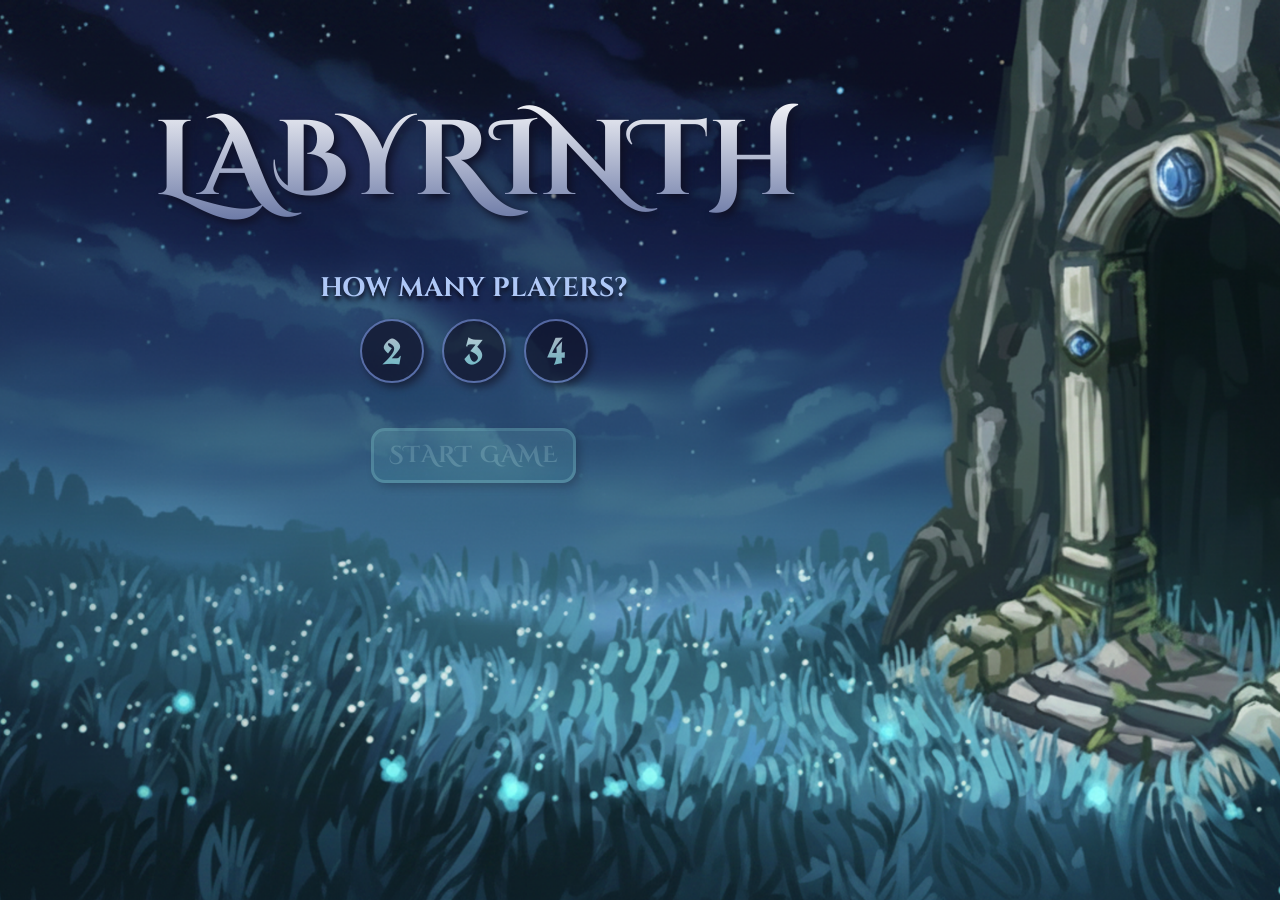
<file: labyrinth-game/index.html>
<!DOCTYPE html>
<html lang="en-gb">
<meta charset="utf-8">
<title>Labyrinth</title>
<link rel="stylesheet" href="default.css?v=2">
<link rel="icon" href="./assets/Earthtransformed.png">
<script src="menu.js" defer></script>
<meta name="viewport" content="width=device-width, initial-scale=1.0">


<body>
    <main id="menu_screen">

        <div id="portal_closed" class="background_layer"></div>
        <div id="portal_open" class="background_layer"></div>

        <h1 id="game_title">Labyrinth</h1>

        <div id="ui_panel">
            <section id="count_selection">
                <h2 id="count_selection_label">How Many Players?</h2>
                <div id="player_buttons">
                    <button class="player_button" data-count="2"><span>2</span></button>
                    <button class="player_button" data-count="3"><span>3</span></button>
                    <button class="player_button" data-count="4"><span>4</span></button>
                </div>
            </section>

            <button id="start_button" type="button" disabled>Start Game</button>
        </div>

        <div id="characters">
            <div class="character" data-count="1">
                <img src="assets/EarthCharacter.png" alt="Player 1">
            </div>
            <div class="character" data-count="2">
                <img src="assets/FireCharacter.png" alt="Player 2">
            </div>
            <div class="character" data-count="3">
                <img src="assets/Shadowcharacter.png" alt="Player 3">
            </div>
            <div class="character" data-count="4">
                <img src="assets/WindCharacter.png" alt="Player 4">
            </div>
        </div>

    </main>

    <div id="portal_flash"></div>

</body>
</html>
</file>
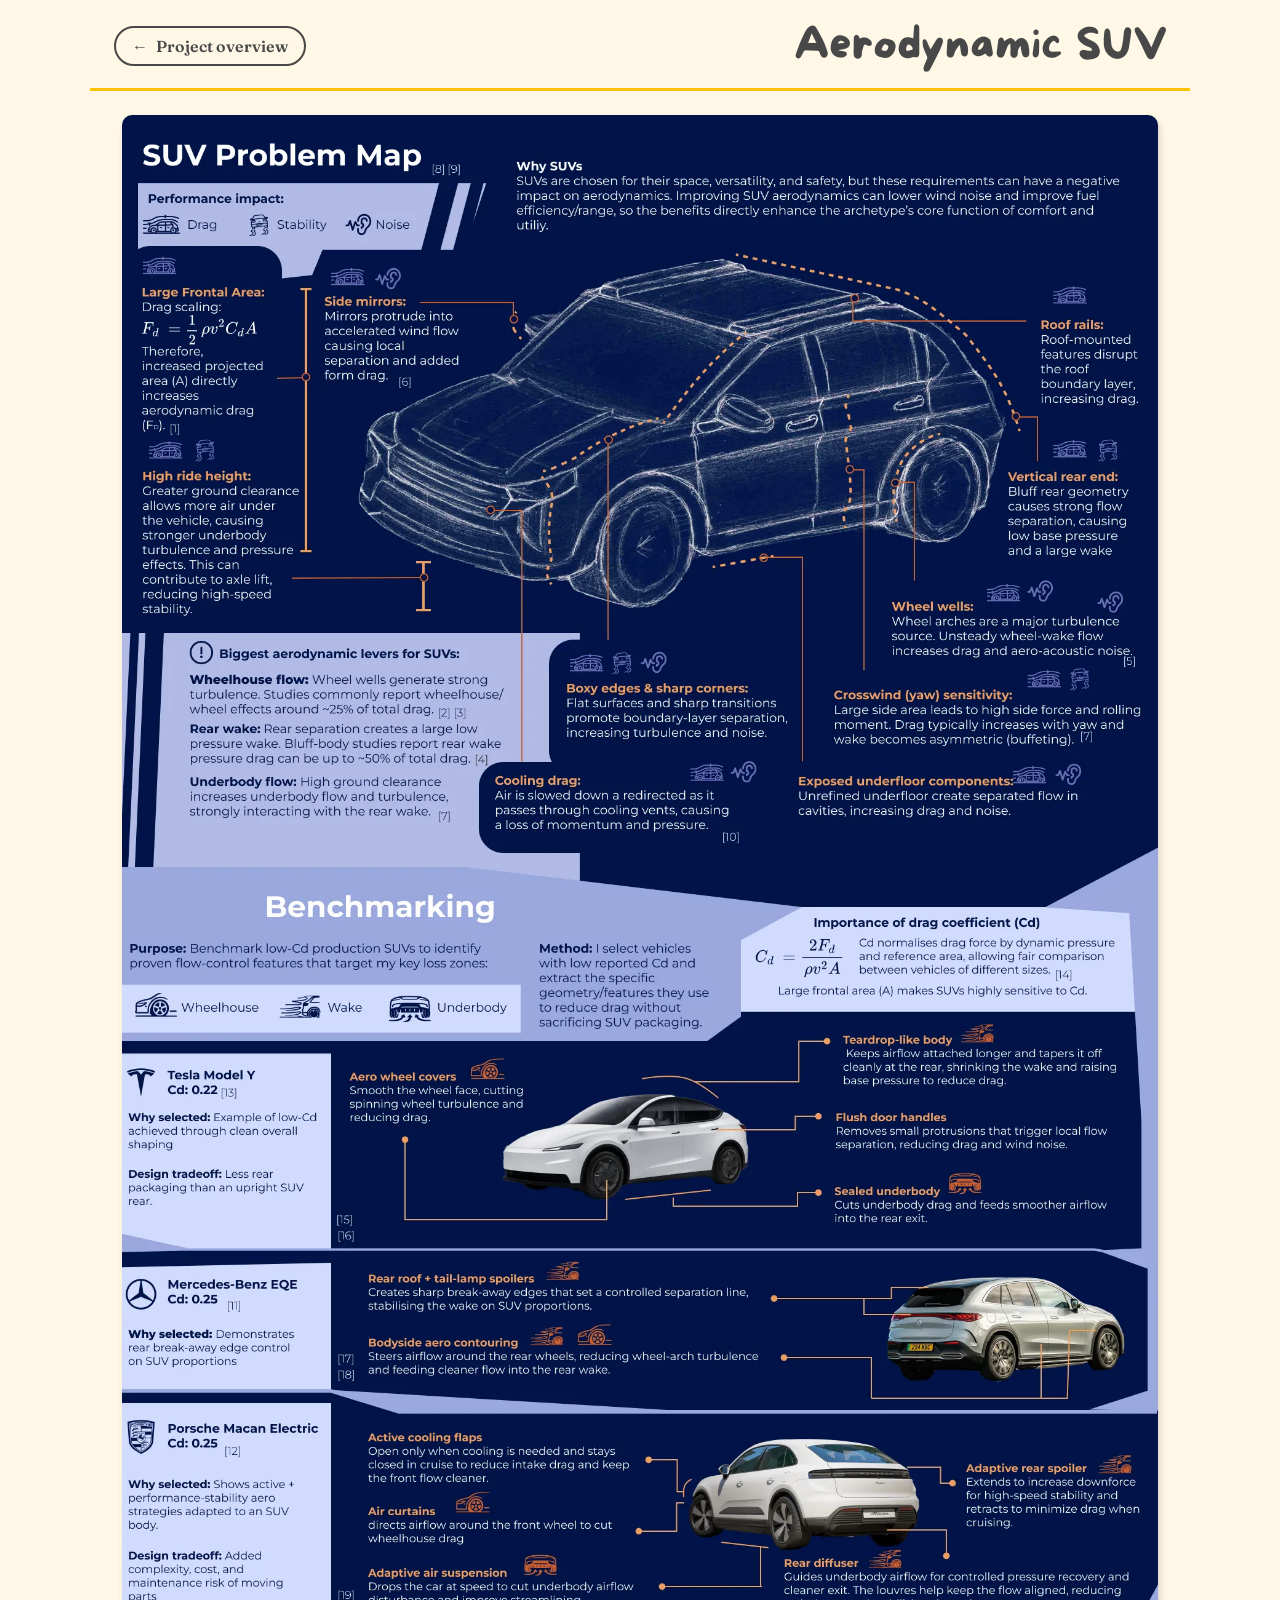
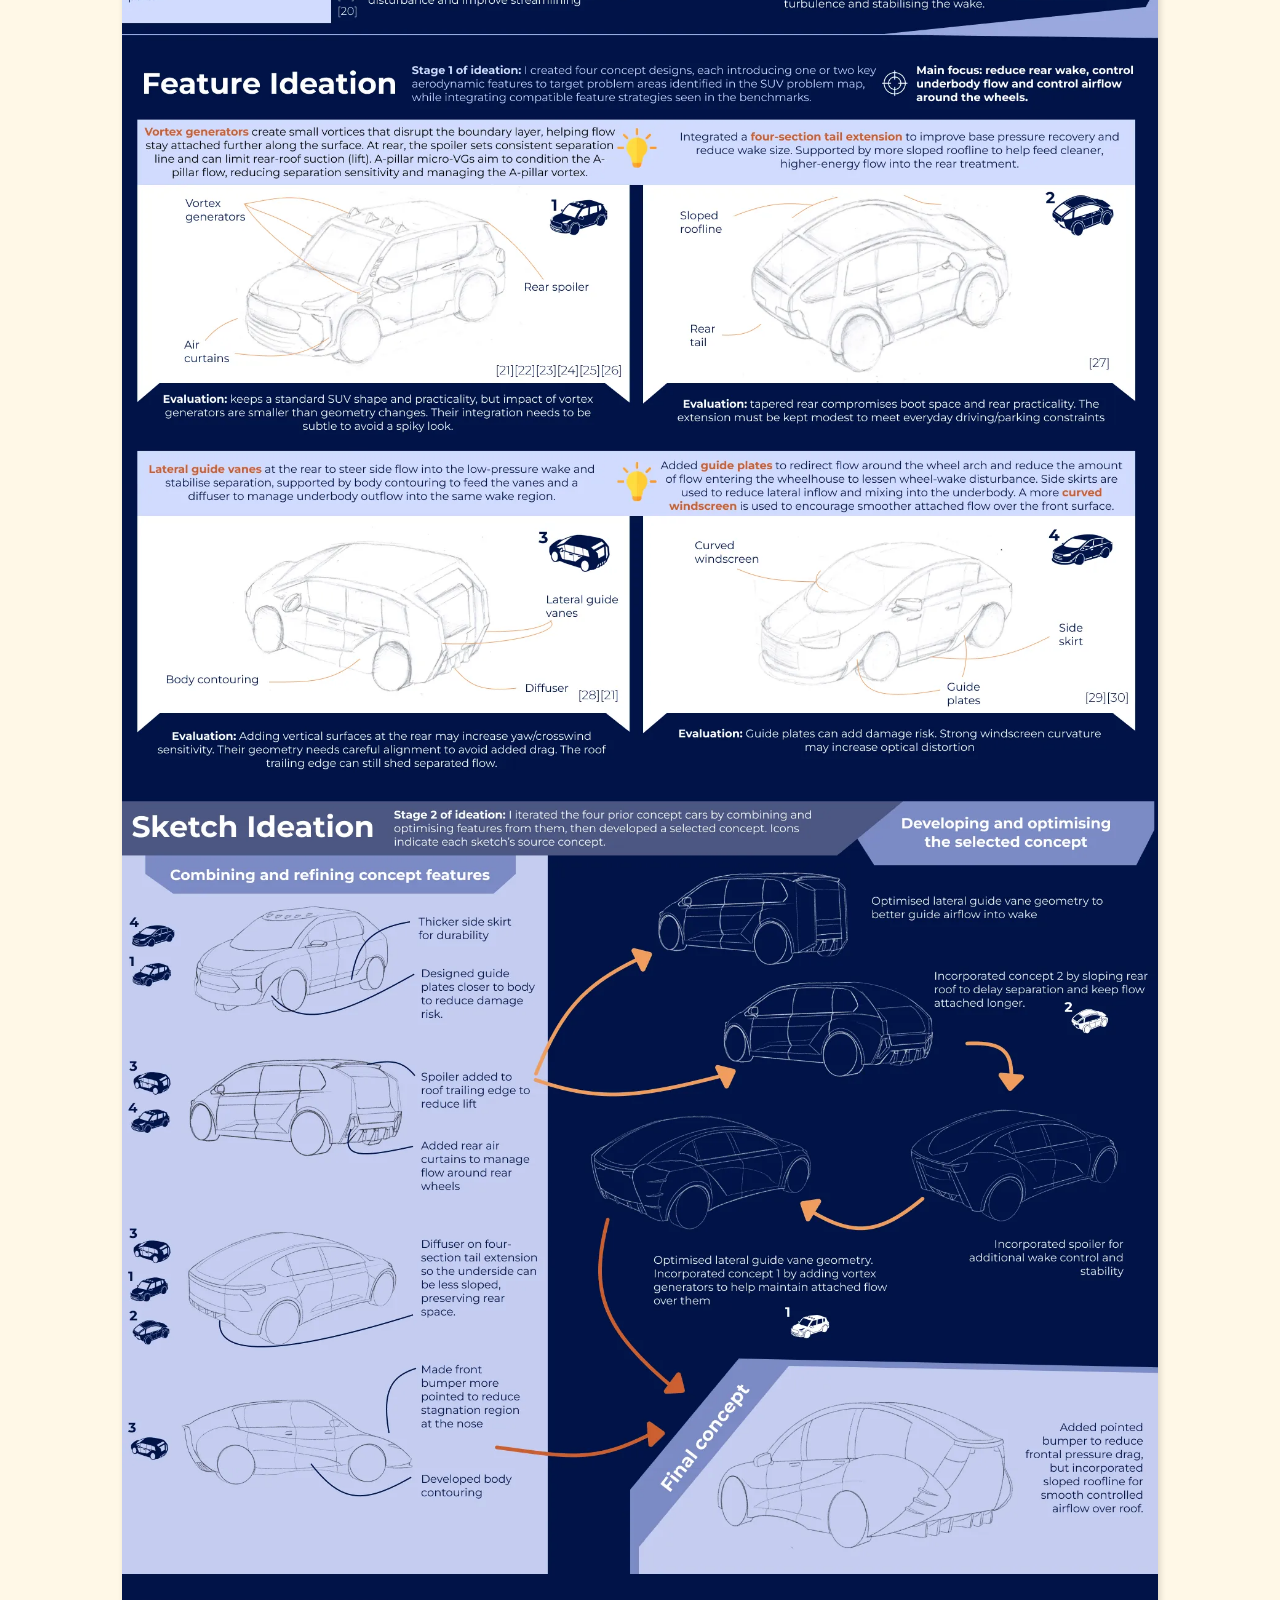
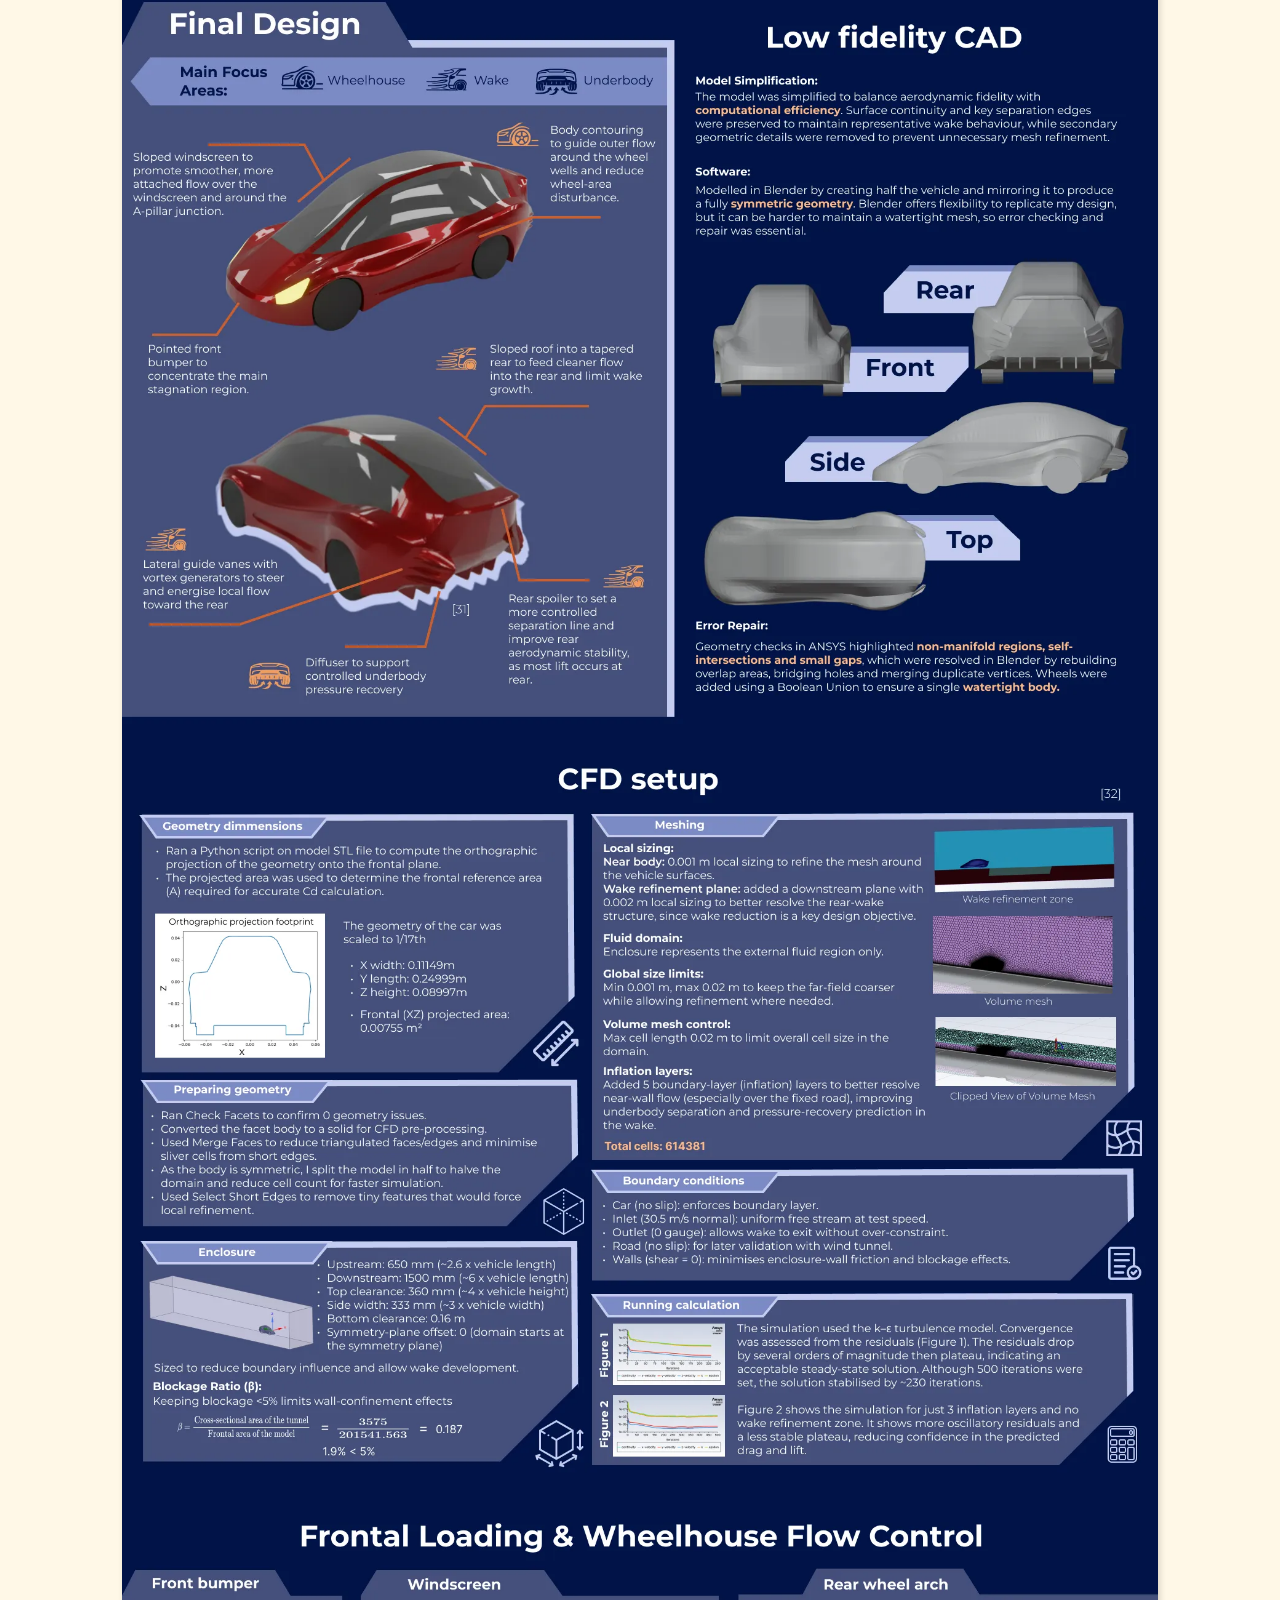
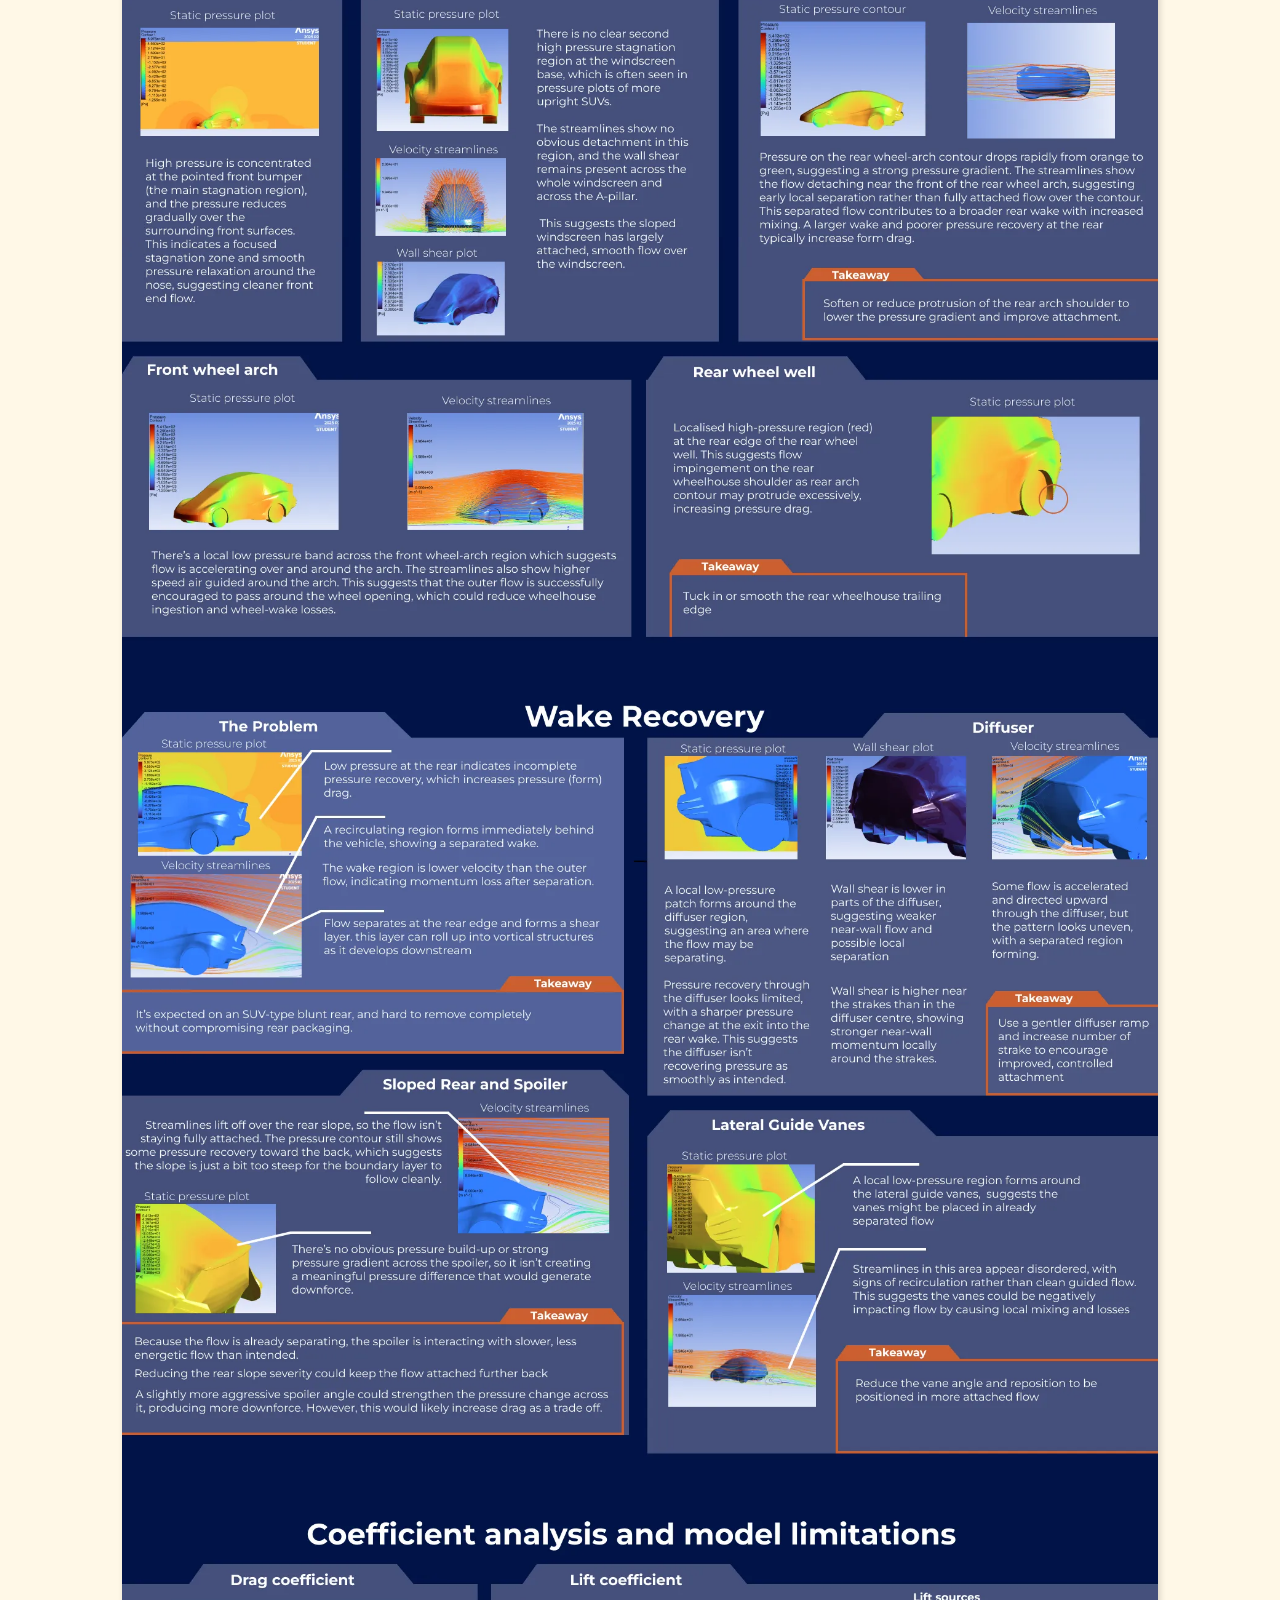
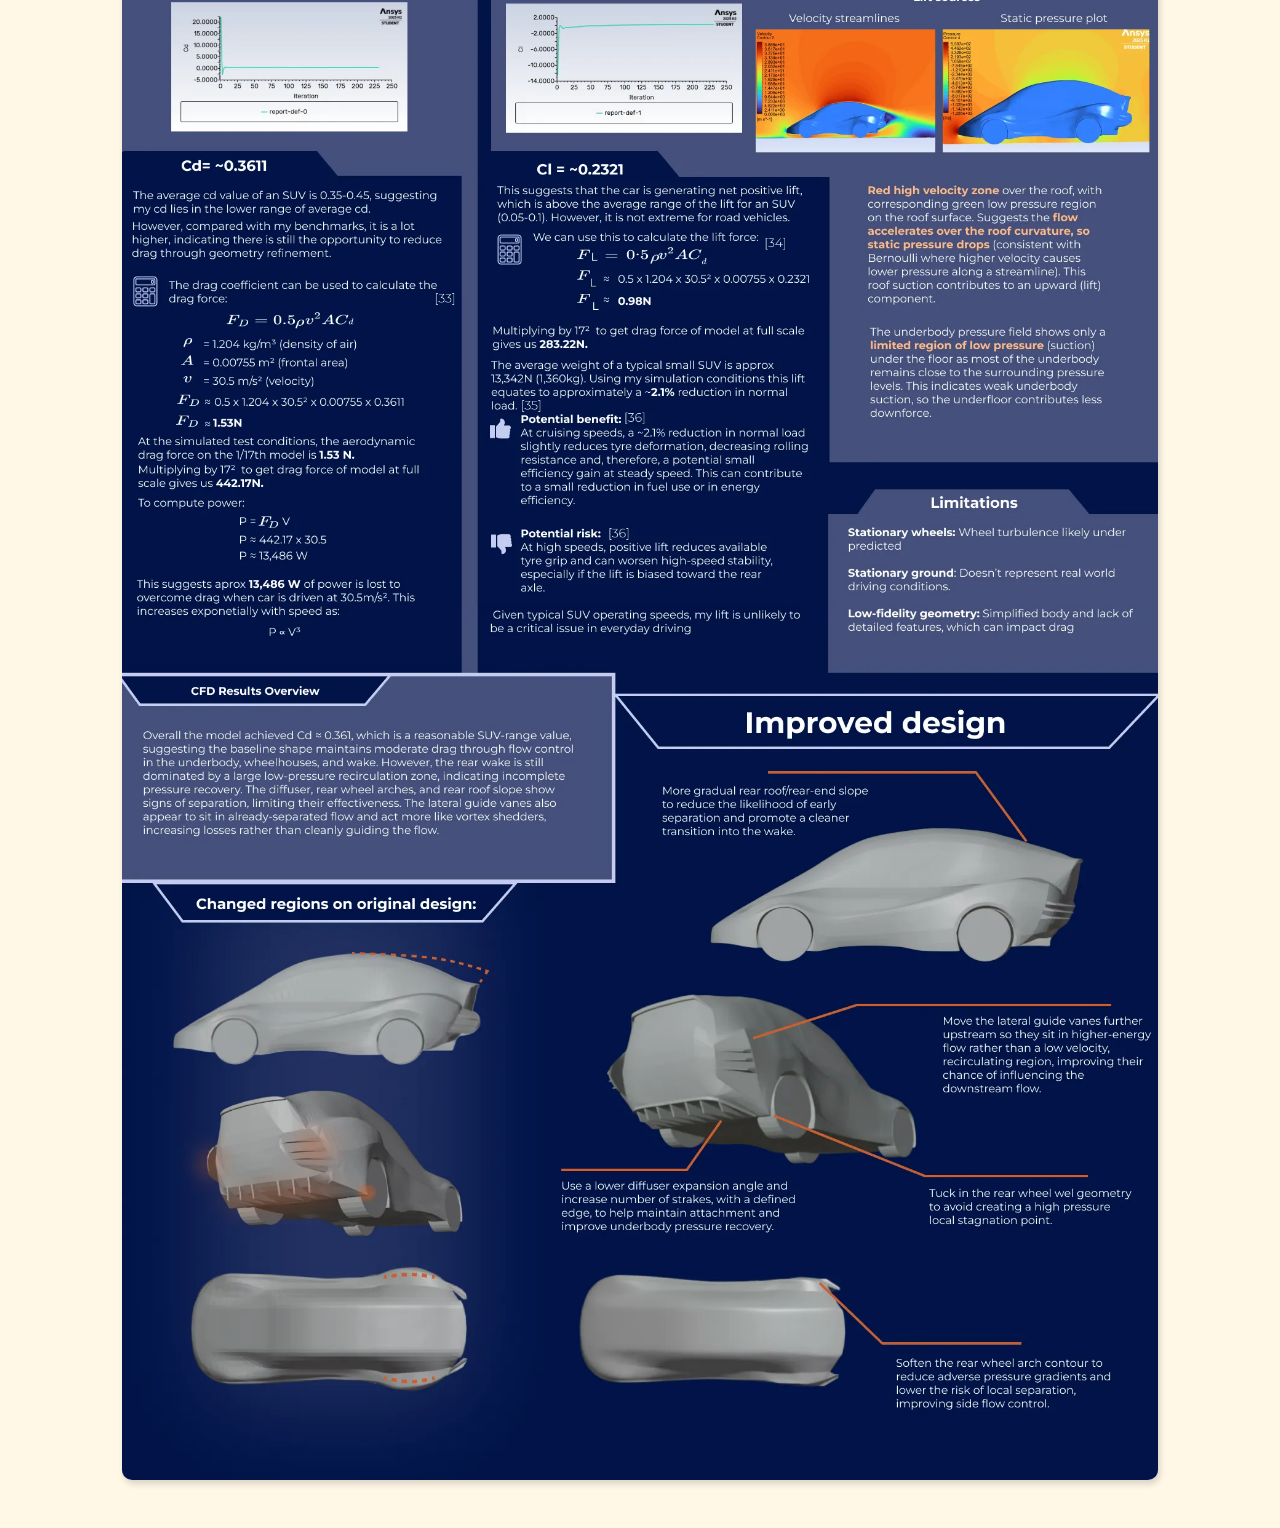
<file: aerodynamic-suv.html>
<!doctype html>
<html lang="en">
<head>
  <meta charset="utf-8">
  <meta name="viewport" content="width=device-width, initial-scale=1">
  <title>Aerodynamic SUV | Leia Whitaker</title>
  <meta name="description" content="Aerodynamic SUV: the full design and CFD process, from problem mapping and benchmarking to ideation, simulation and an improved design.">
  <meta name="theme-color" content="#fff8e7">
  <link rel="preconnect" href="https://fonts.googleapis.com">
  <link rel="preconnect" href="https://fonts.gstatic.com" crossorigin>
  <link href="https://fonts.googleapis.com/css2?family=Fraunces:opsz,wght,SOFT,WONK@9..144,400,0,1;9..144,600,0,1;9..144,700,0,1&display=swap" rel="stylesheet">
  <link rel="stylesheet" href="styles.css?v=20261019143847">
</head>
<body>
  <div class="project-page project-page--wide">
    <header class="project-header">
      <a class="back-link" href="index.html#open=aerodynamic-suv"><span aria-hidden="true">←</span> Project overview</a>
      <h1 class="panel-title">Aerodynamic SUV</h1>
    </header>

    <main class="panel-inner">
      <div class="board board--framed">
      <img src="assets/projects/aerodynamic-suv/page-01.webp" width="1684" height="1600" alt="SUV problem map: performance impacts of large frontal area, side mirrors, roof rails, high ride height, wheel wells, underbody flow and the rear wake, with the biggest aerodynamic levers for SUVs." decoding="async">
      <img src="assets/projects/aerodynamic-suv/page-02.webp" width="1684" height="1600" alt="Benchmarking against the Tesla Model Y, Mercedes-Benz EQE SUV and Porsche Macan Electric, comparing drag coefficients and features such as aero wheels, rear roof spoilers, active grille shutters and diffusers." loading="lazy" decoding="async">
      <img src="assets/projects/aerodynamic-suv/page-03.webp" width="1684" height="1600" alt="Feature ideation: rear spoiler, air curtains, lateral guide vanes and diffuser concepts, with evaluations of each." loading="lazy" decoding="async">
      <img src="assets/projects/aerodynamic-suv/page-04.webp" width="1684" height="1600" alt="Sketch ideation: combining and refining concept features, developing and optimising the selected concept, leading to the final concept." loading="lazy" decoding="async">
      <img src="assets/projects/aerodynamic-suv/page-05.webp" width="1684" height="1600" alt="Final design with its main focus areas, and low fidelity CAD built in Blender with simplified geometry for computational efficiency. CFD setup." loading="lazy" decoding="async">
      <img src="assets/projects/aerodynamic-suv/page-06.webp" width="1684" height="1600" alt="CFD setup: virtual wind tunnel dimensions, meshing strategy, physics and solver settings, and running calculations. Frontal loading and wheelhouse flow control: front bumper, windscreen, rear wheel arch, front wheel arch and rear wheel analysis." loading="lazy" decoding="async">
      <img src="assets/projects/aerodynamic-suv/page-07.webp" width="1684" height="1600" alt="Wake recovery: the problem, rear diffuser, sloped rear and spoiler, and lateral guide vanes, each with pressure and velocity plots and takeaways." loading="lazy" decoding="async">
      <img src="assets/projects/aerodynamic-suv/page-08.webp" width="1684" height="1422" alt="Coefficient analysis and model limitations: drag coefficient about 0.361 and lift coefficient calculations, limitations, CFD results overview, changed regions on the original design, and the improved design." loading="lazy" decoding="async">
      </div>

    </main>
  </div>

  <a class="back-to-start" href="#top"><span aria-hidden="true">↑</span> Back to the start</a>
  <script>
    // Show "Back to the start" once you've scrolled a screen down
    const backBtn = document.querySelector('.back-to-start');
    const onScroll = () => backBtn.classList.toggle('is-visible', scrollY > innerHeight);
    addEventListener('scroll', onScroll, { passive: true });
    onScroll();
    backBtn.addEventListener('click', (e) => {
      e.preventDefault();
      const smooth = !matchMedia('(prefers-reduced-motion: reduce)').matches;
      scrollTo({ top: 0, behavior: smooth ? 'smooth' : 'auto' });
    });
  </script>
</body>
</html>
</file>
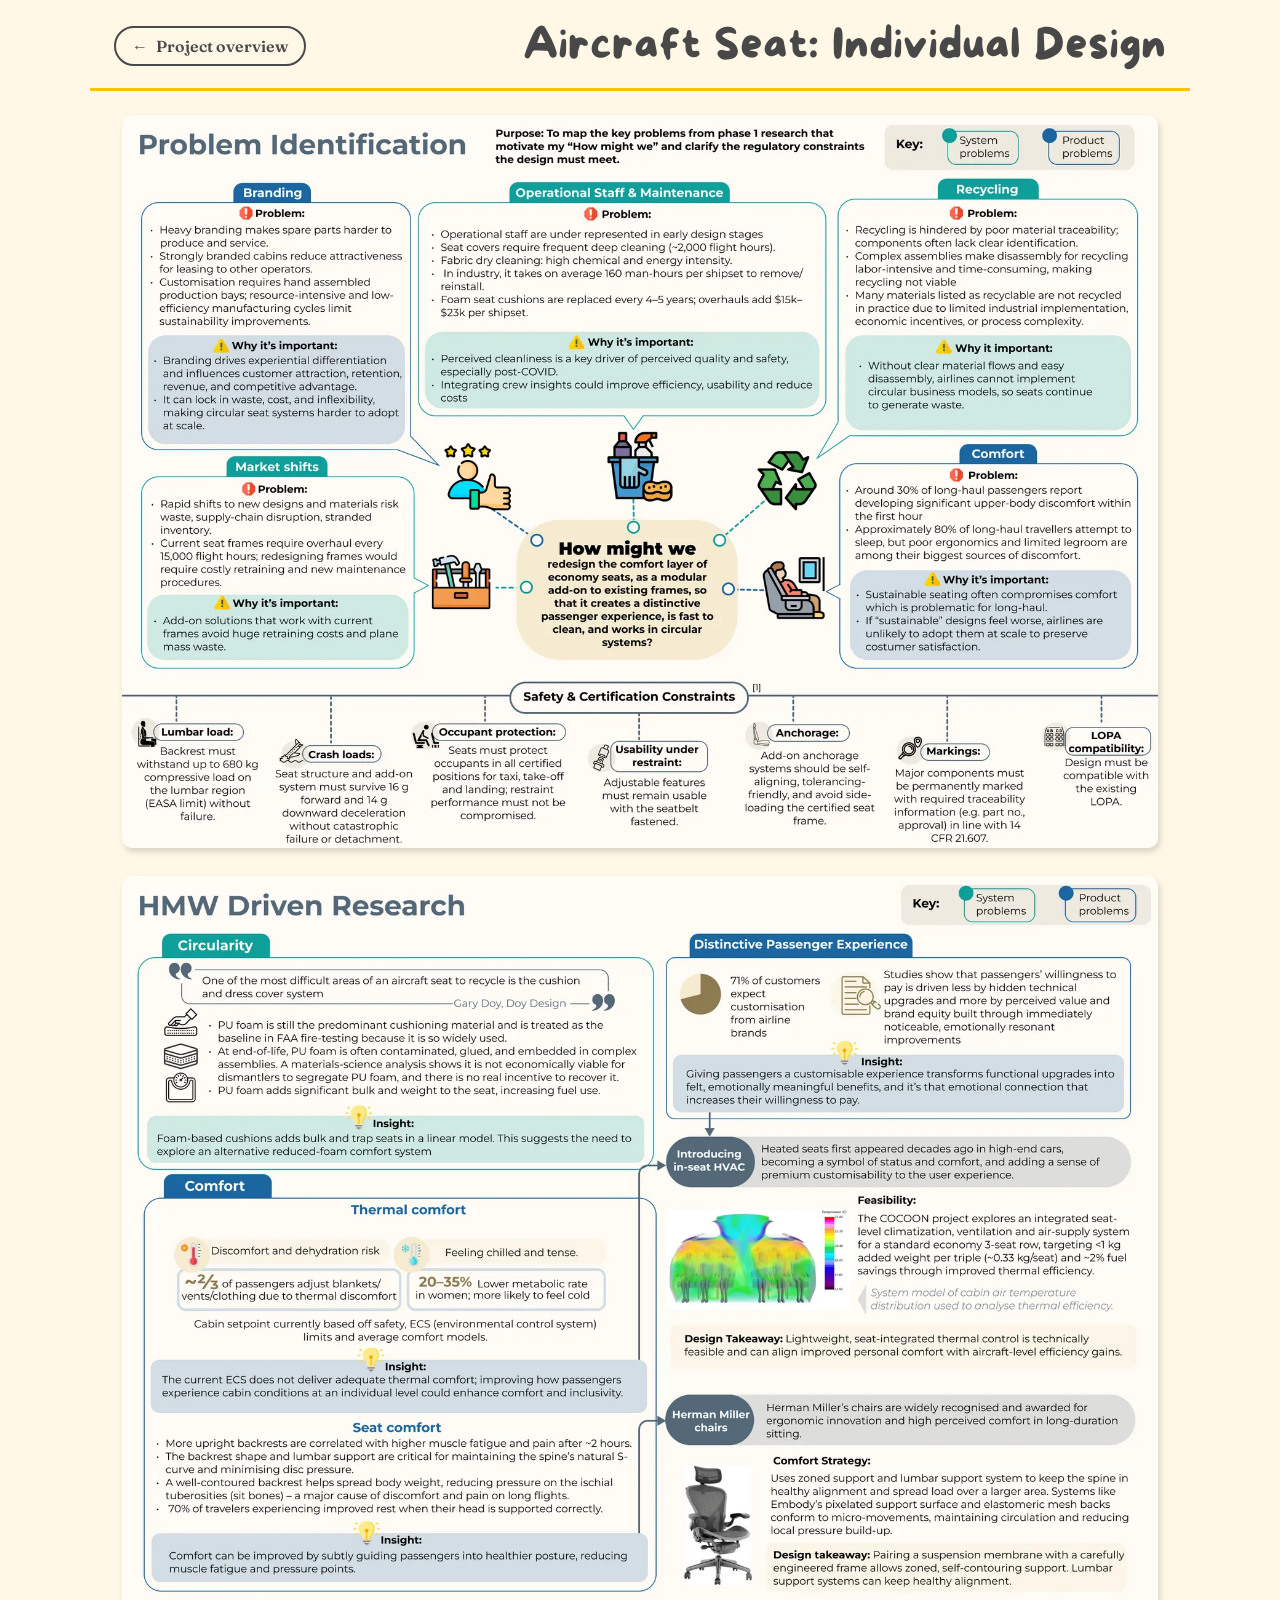
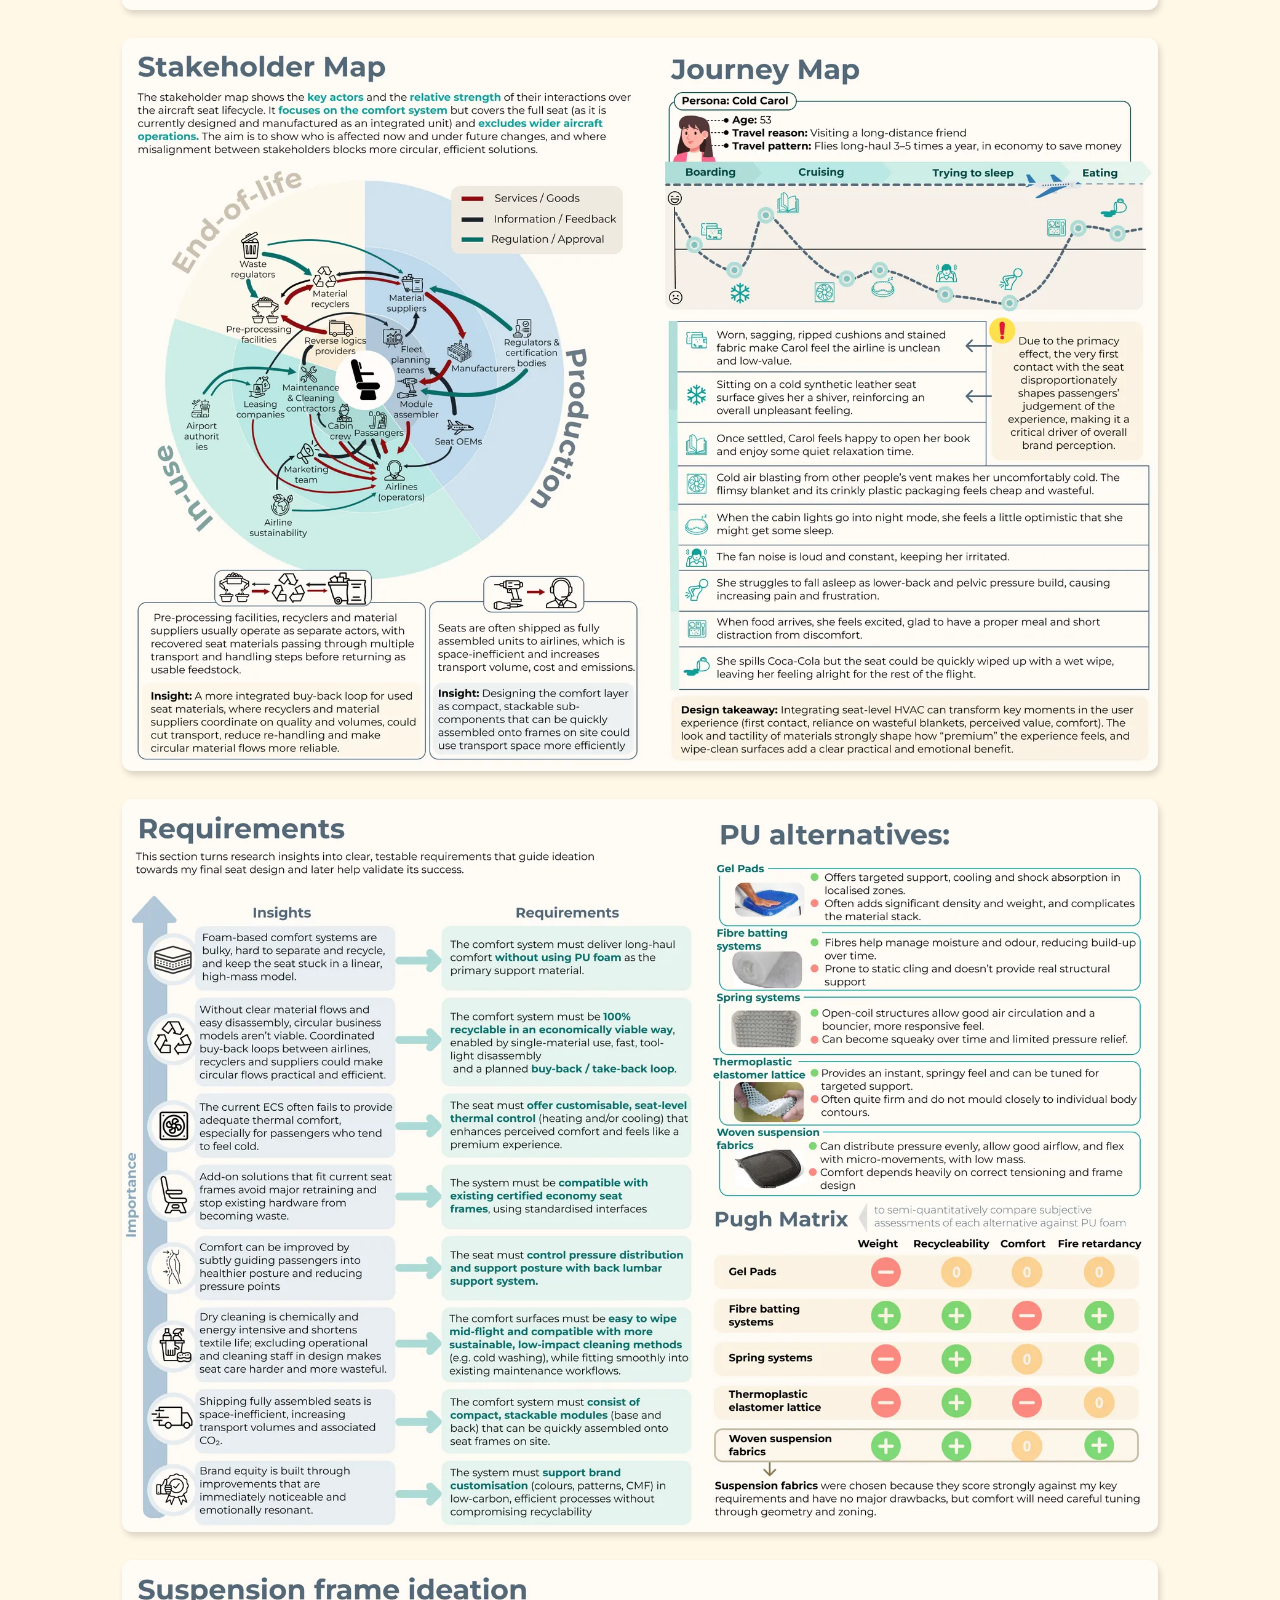
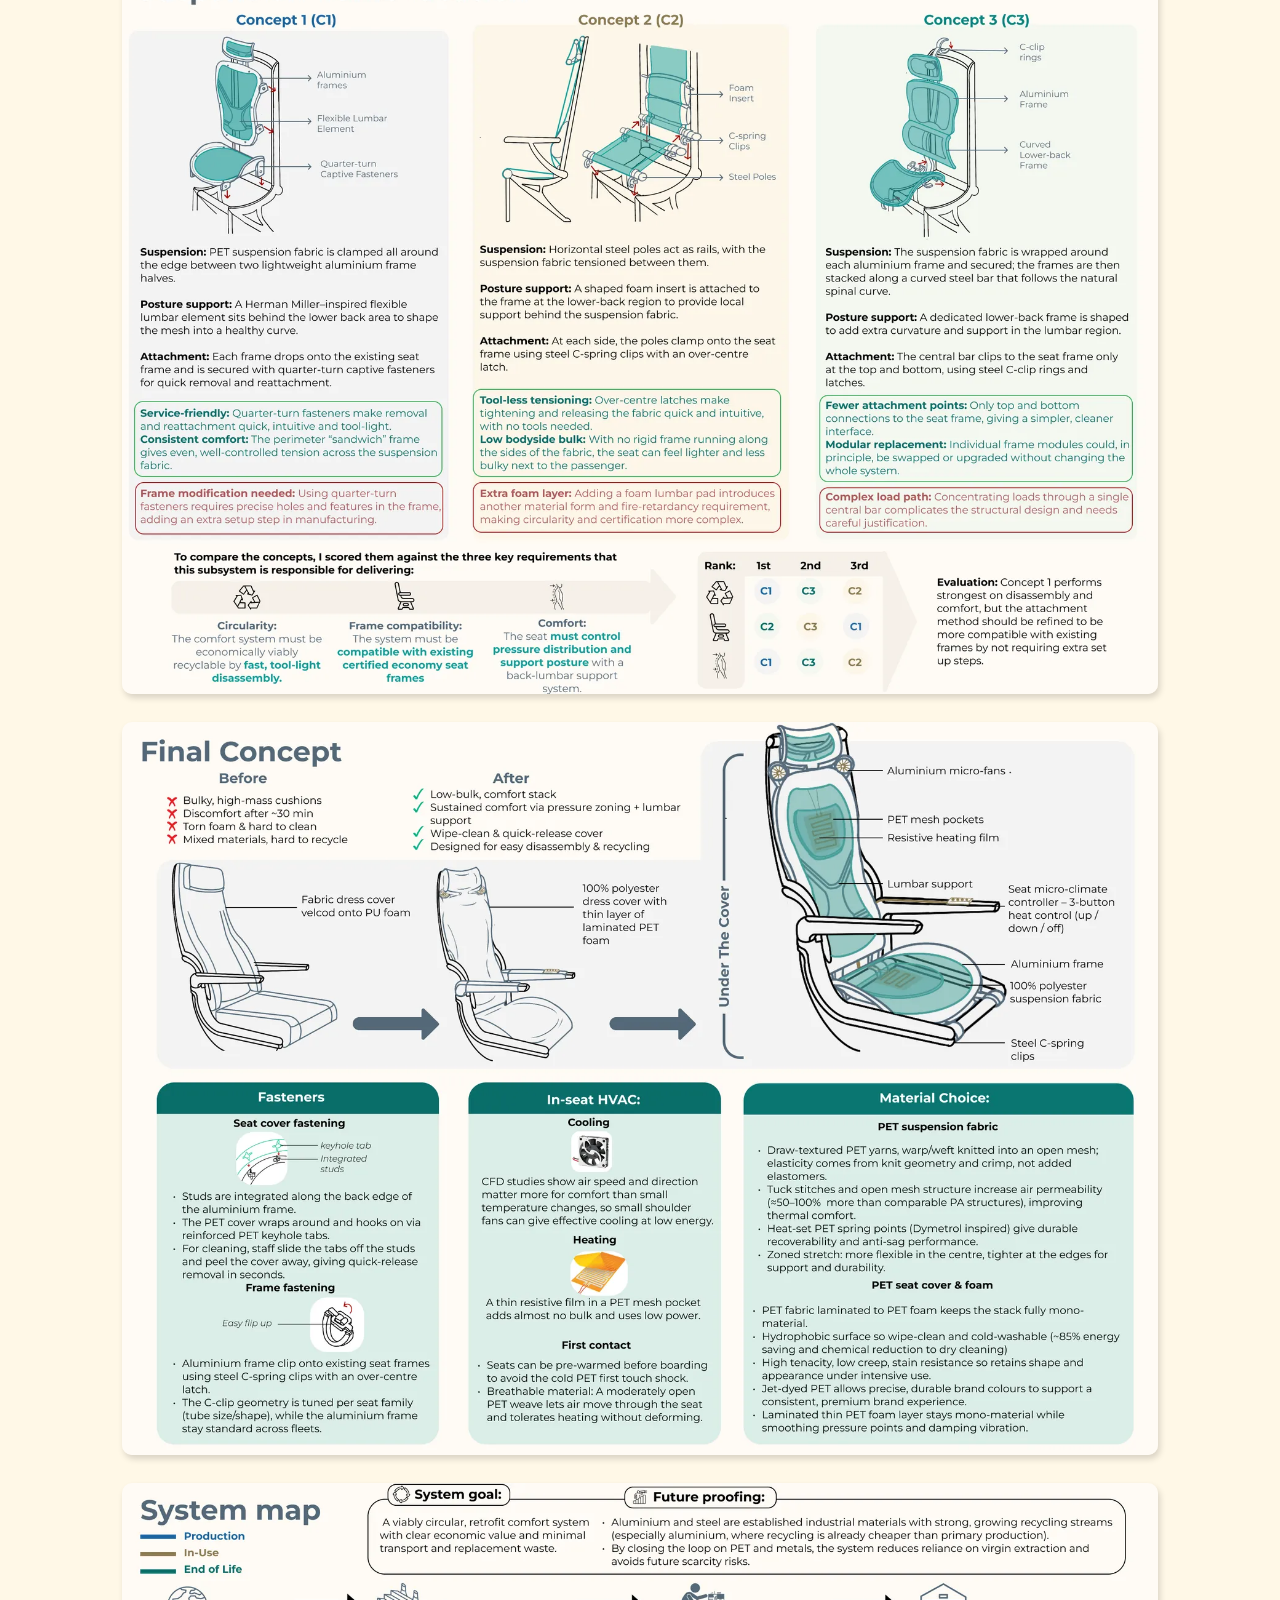
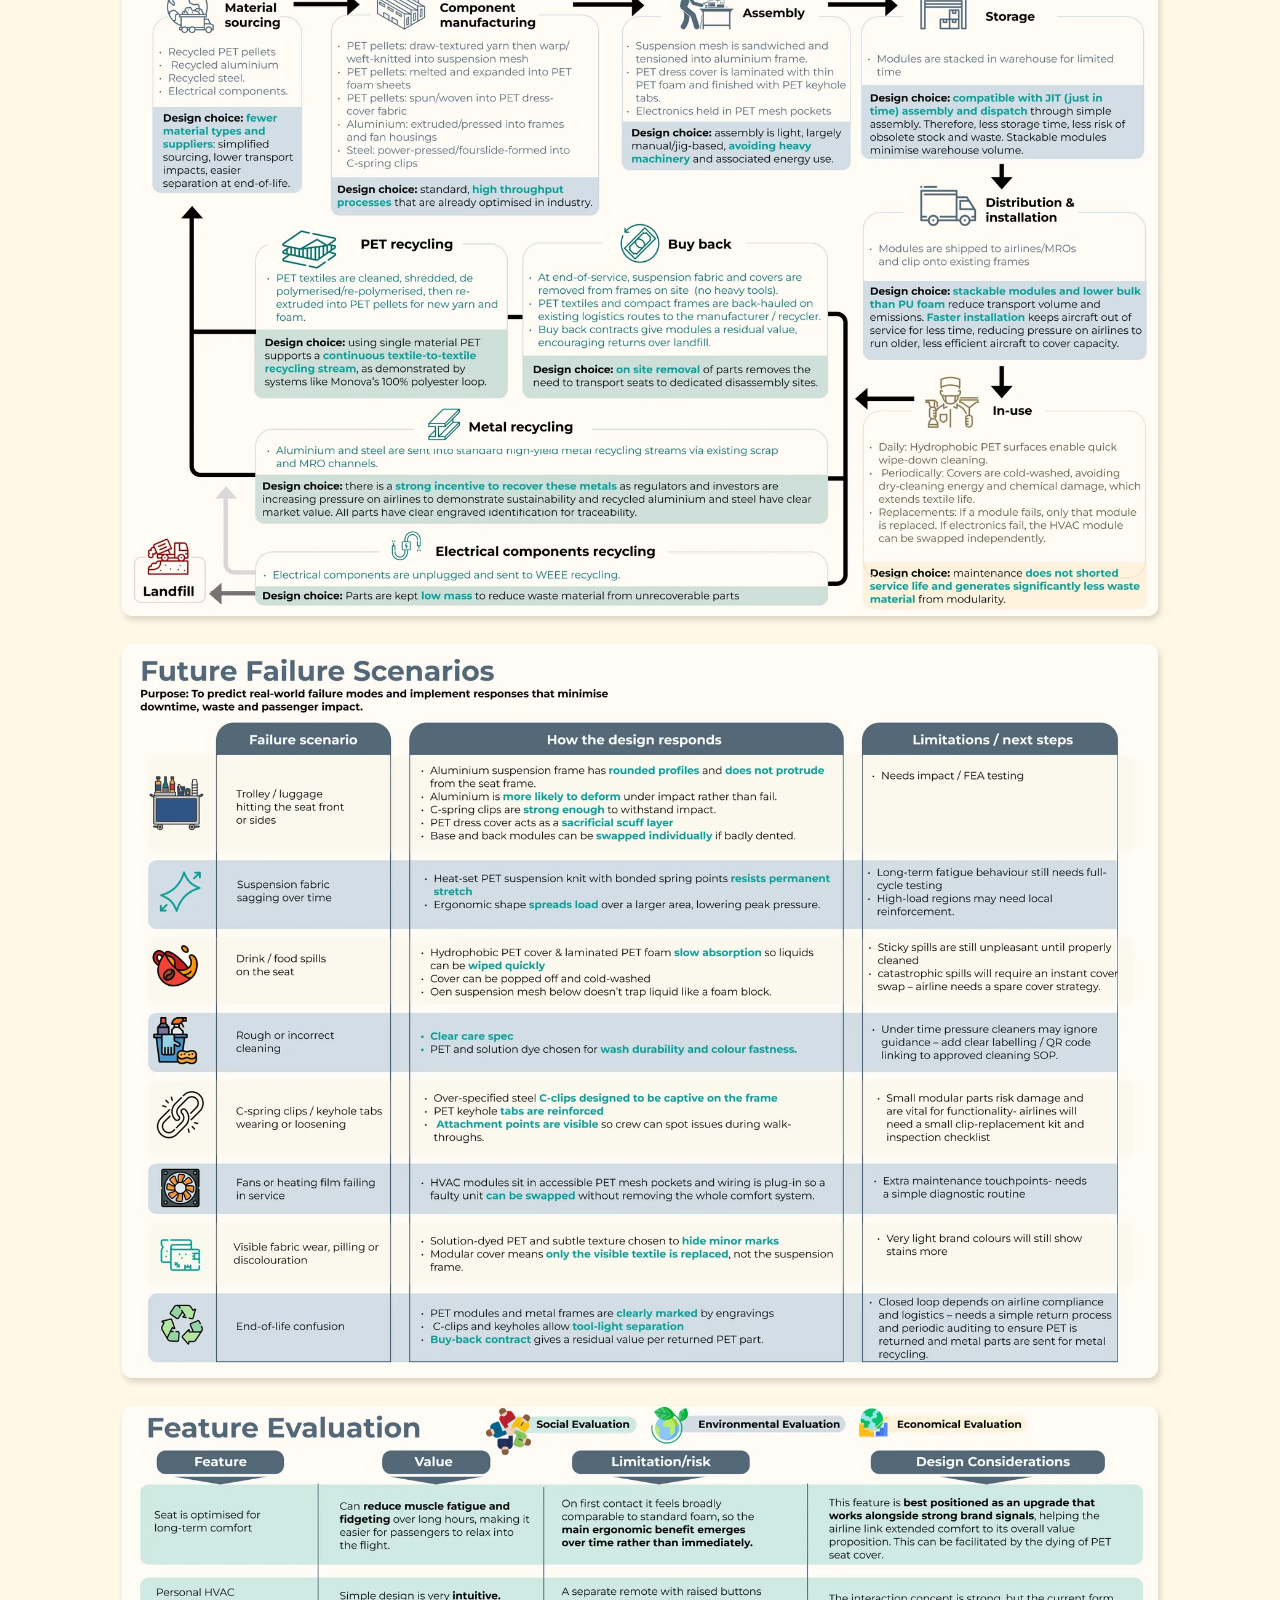
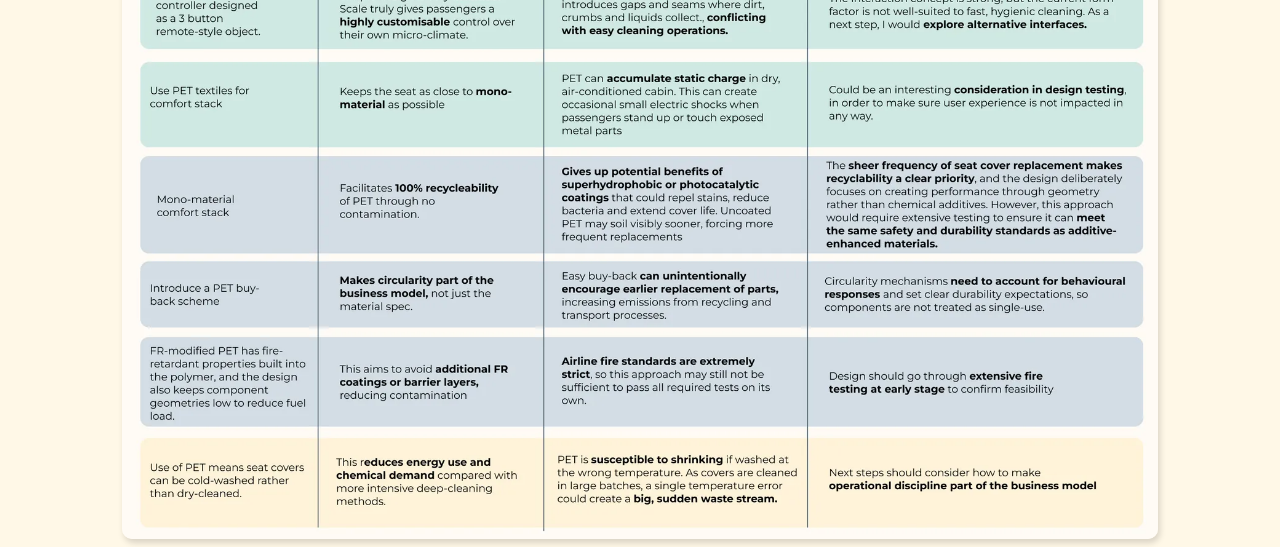
<file: aircraft-seat-design.html>
<!doctype html>
<html lang="en">
<head>
  <meta charset="utf-8">
  <meta name="viewport" content="width=device-width, initial-scale=1">
  <title>Aircraft Seat: Individual Design | Leia Whitaker</title>
  <meta name="description" content="Individual design for a sustainable economy-class aircraft seat comfort system: problem identification, research, stakeholder and journey mapping, requirements, ideation, final concept, system map and evaluation.">
  <meta name="theme-color" content="#fff8e7">
  <link rel="preconnect" href="https://fonts.googleapis.com">
  <link rel="preconnect" href="https://fonts.gstatic.com" crossorigin>
  <link href="https://fonts.googleapis.com/css2?family=Fraunces:opsz,wght,SOFT,WONK@9..144,400,0,1;9..144,600,0,1;9..144,700,0,1&display=swap" rel="stylesheet">
  <link rel="stylesheet" href="styles.css?v=20261019143847">
</head>
<body>
  <div class="project-page project-page--wide">
    <header class="project-header">
      <a class="back-link" href="index.html#open=aircraft-seat"><span aria-hidden="true">←</span> Project overview</a>
      <h1 class="panel-title">Aircraft Seat: Individual Design</h1>
    </header>

    <main class="process-slides">
      <section class="process-slide" aria-label="Problem Identification">
        <img src="assets/projects/aircraft-seat/individual-01.webp" width="1684" height="1192" alt="Problem identification: branding, operational staff and maintenance, recycling, comfort, market shifts, and safety and certification constraints." decoding="async">
      </section>
      <section class="process-slide" aria-label="HMW Driven Research">
        <img src="assets/projects/aircraft-seat/individual-02.webp" width="1684" height="1192" alt="HMW driven research into circularity, a distinctive passenger experience, thermal comfort and seat comfort, including in-seat heating and cooling." decoding="async">
      </section>
      <section class="process-slide" aria-label="Stakeholder Map and Journey Map">
        <img src="assets/projects/aircraft-seat/individual-03.webp" width="1684" height="1192" alt="Stakeholder map across production, use and end of life, and a journey map for the persona Cold Carol." loading="lazy" decoding="async">
      </section>
      <section class="process-slide" aria-label="Requirements">
        <img src="assets/projects/aircraft-seat/individual-04.webp" width="1684" height="1192" alt="Requirements from insights, PU foam alternatives and a Pugh matrix comparing gel pads, fibre batting, spring systems, thermoplastic elastomer lattice and woven suspension fabrics." loading="lazy" decoding="async">
      </section>
      <section class="process-slide" aria-label="Suspension Frame Ideation">
        <img src="assets/projects/aircraft-seat/individual-05.webp" width="1684" height="1192" alt="Suspension frame ideation: three concepts with aluminium frames, C-clips, quarter-turn fasteners and flexible lumbar elements, ranked against requirements." loading="lazy" decoding="async">
      </section>
      <section class="process-slide" aria-label="Final Concept">
        <img src="assets/projects/aircraft-seat/individual-06.webp" width="1684" height="1192" alt="Final concept: a low-bulk, mono-material PET comfort stack with micro-fans, heating film and lumbar support that clips onto existing seat frames with steel C-spring clips." loading="lazy" decoding="async">
      </section>
      <section class="process-slide" aria-label="System Map">
        <img src="assets/projects/aircraft-seat/individual-07.webp" width="1684" height="1192" alt="System map from material sourcing through manufacture, assembly, storage, distribution and use to buy-back, PET, metal and electrical recycling." loading="lazy" decoding="async">
      </section>
      <section class="process-slide" aria-label="Future Failure Scenarios">
        <img src="assets/projects/aircraft-seat/individual-08.webp" width="1684" height="1192" alt="Future failure scenarios, how the design responds, and limitations and next steps." loading="lazy" decoding="async">
      </section>
      <section class="process-slide" aria-label="Feature Evaluation">
        <img src="assets/projects/aircraft-seat/individual-09.webp" width="1684" height="1192" alt="Feature evaluation of value, limitations and design considerations, with social, environmental and economical evaluations." loading="lazy" decoding="async">
      </section>
    </main>

  </div>

  <a class="back-to-start" href="#top"><span aria-hidden="true">↑</span> Back to the start</a>
  <script>
    // Show "Back to the start" once you've scrolled a screen down
    const backBtn = document.querySelector('.back-to-start');
    const onScroll = () => backBtn.classList.toggle('is-visible', scrollY > innerHeight);
    addEventListener('scroll', onScroll, { passive: true });
    onScroll();
    backBtn.addEventListener('click', (e) => {
      e.preventDefault();
      const smooth = !matchMedia('(prefers-reduced-motion: reduce)').matches;
      scrollTo({ top: 0, behavior: smooth ? 'smooth' : 'auto' });
    });
  </script>
</body>
</html>
</file>
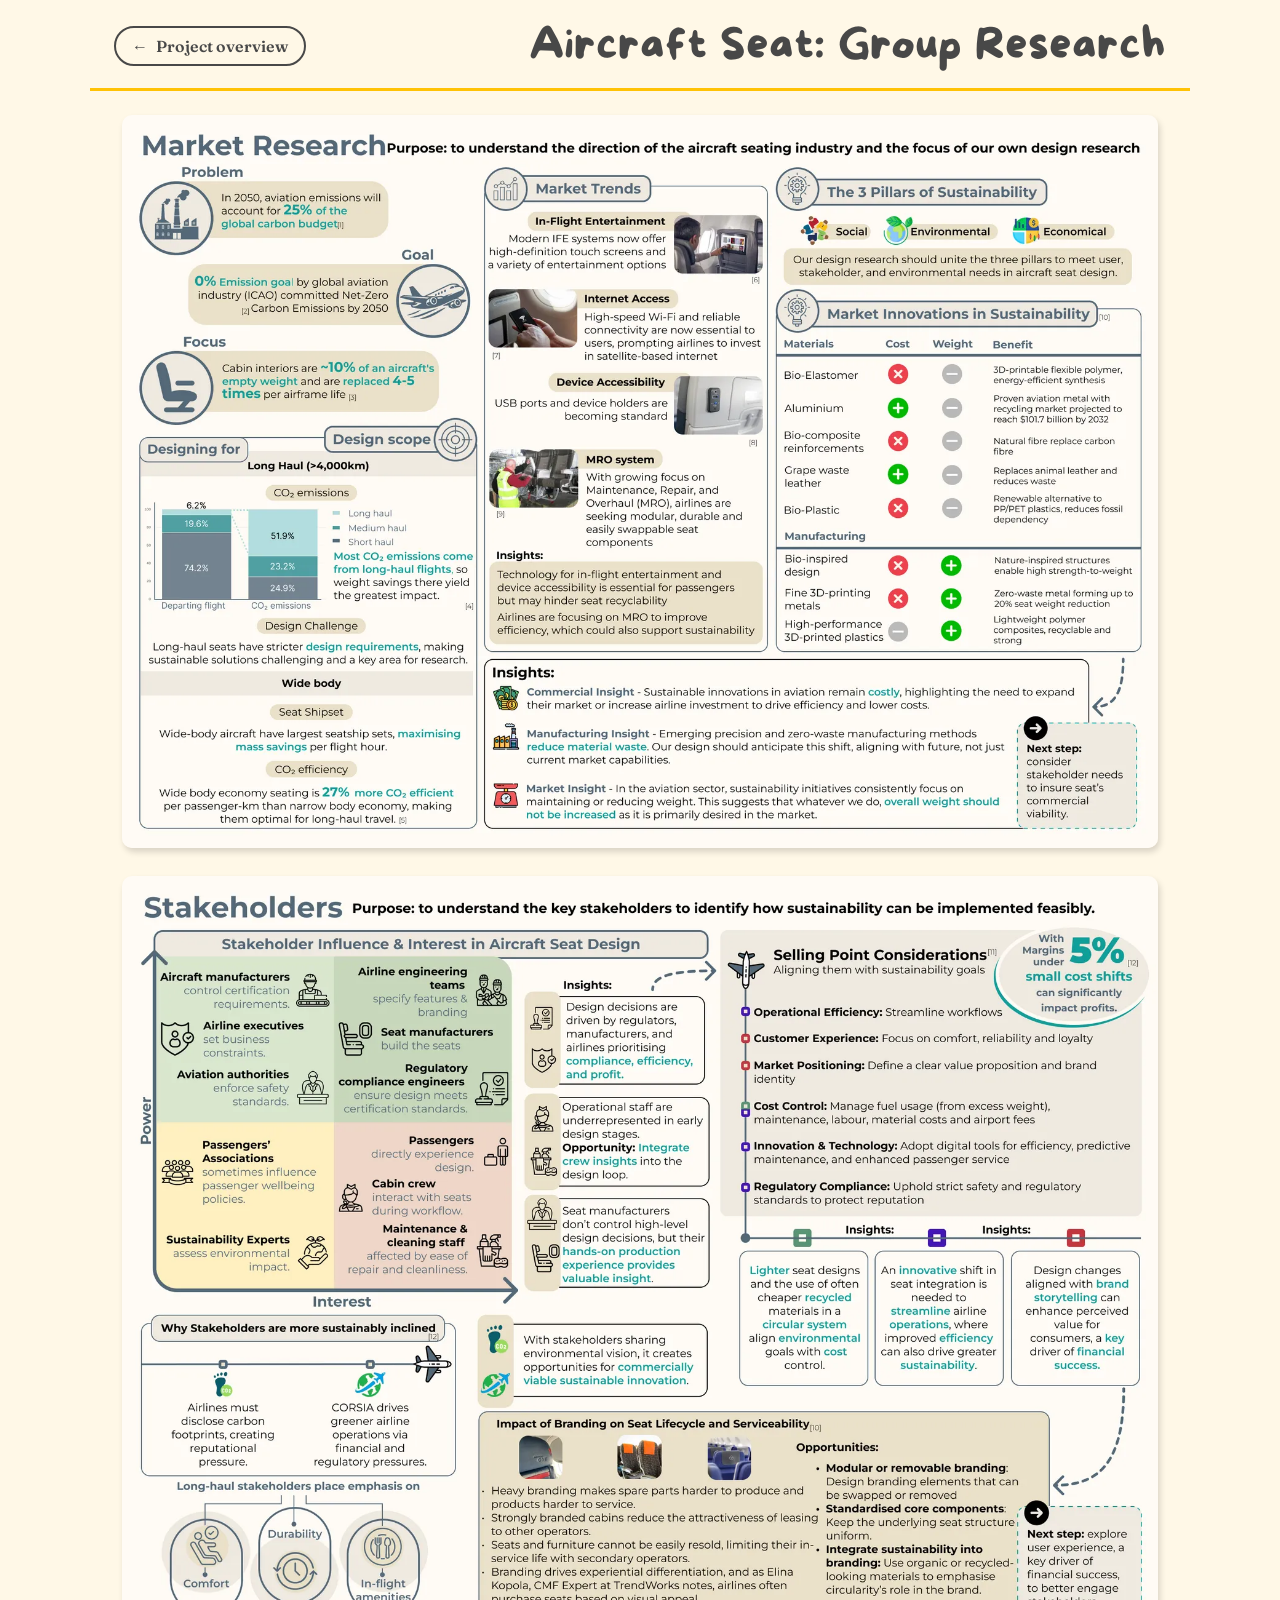
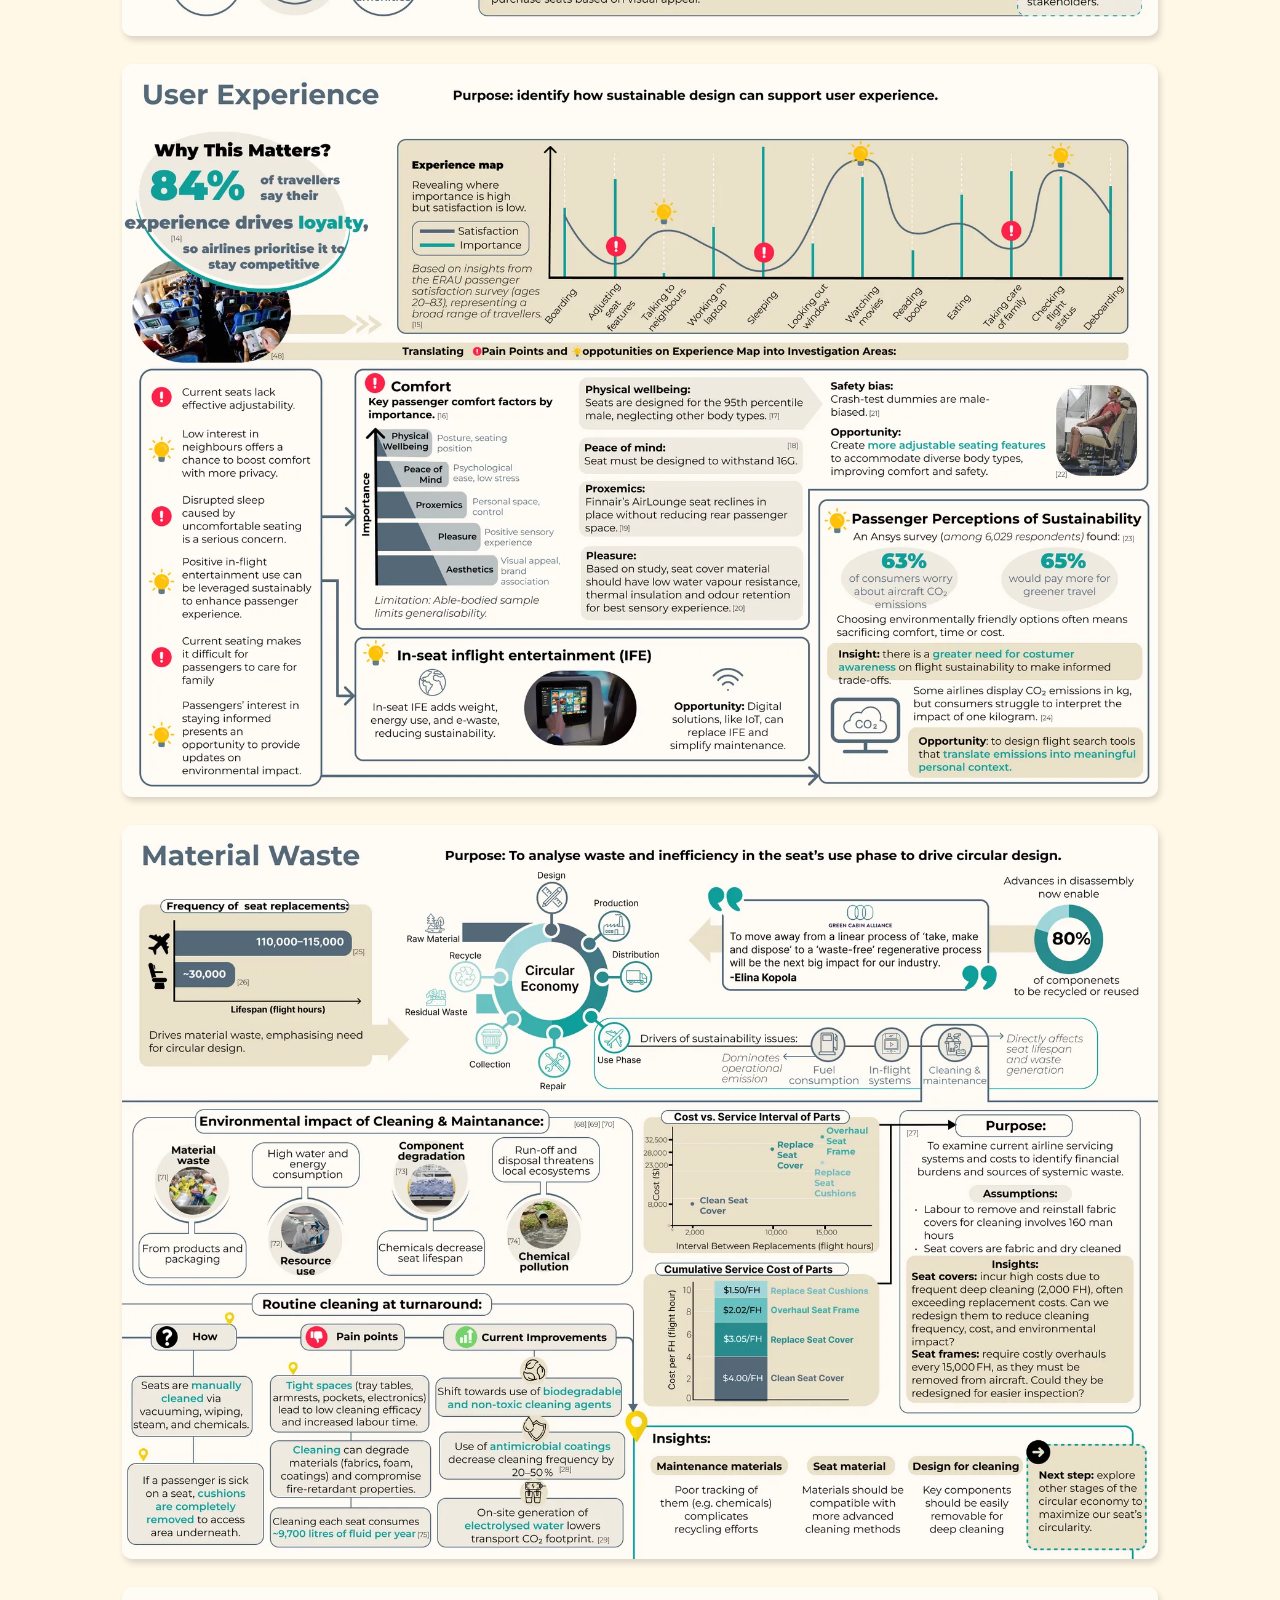
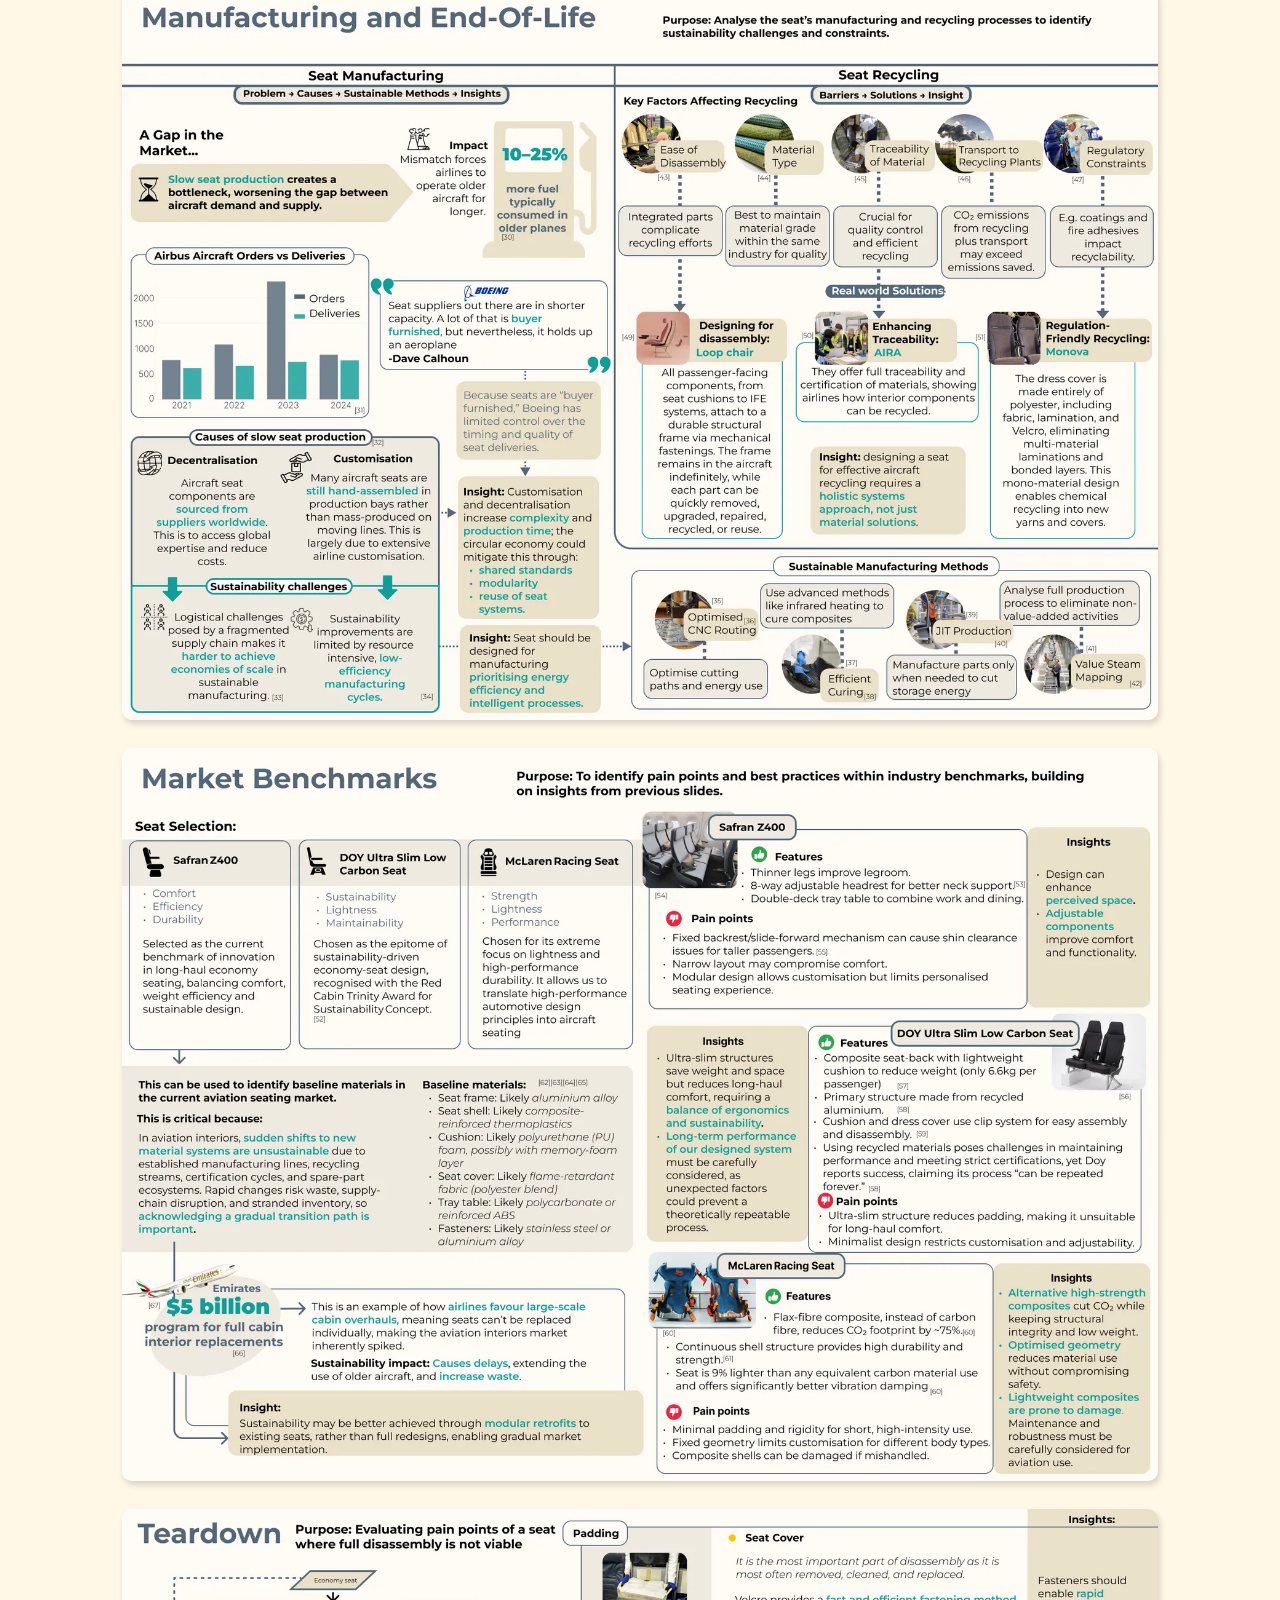
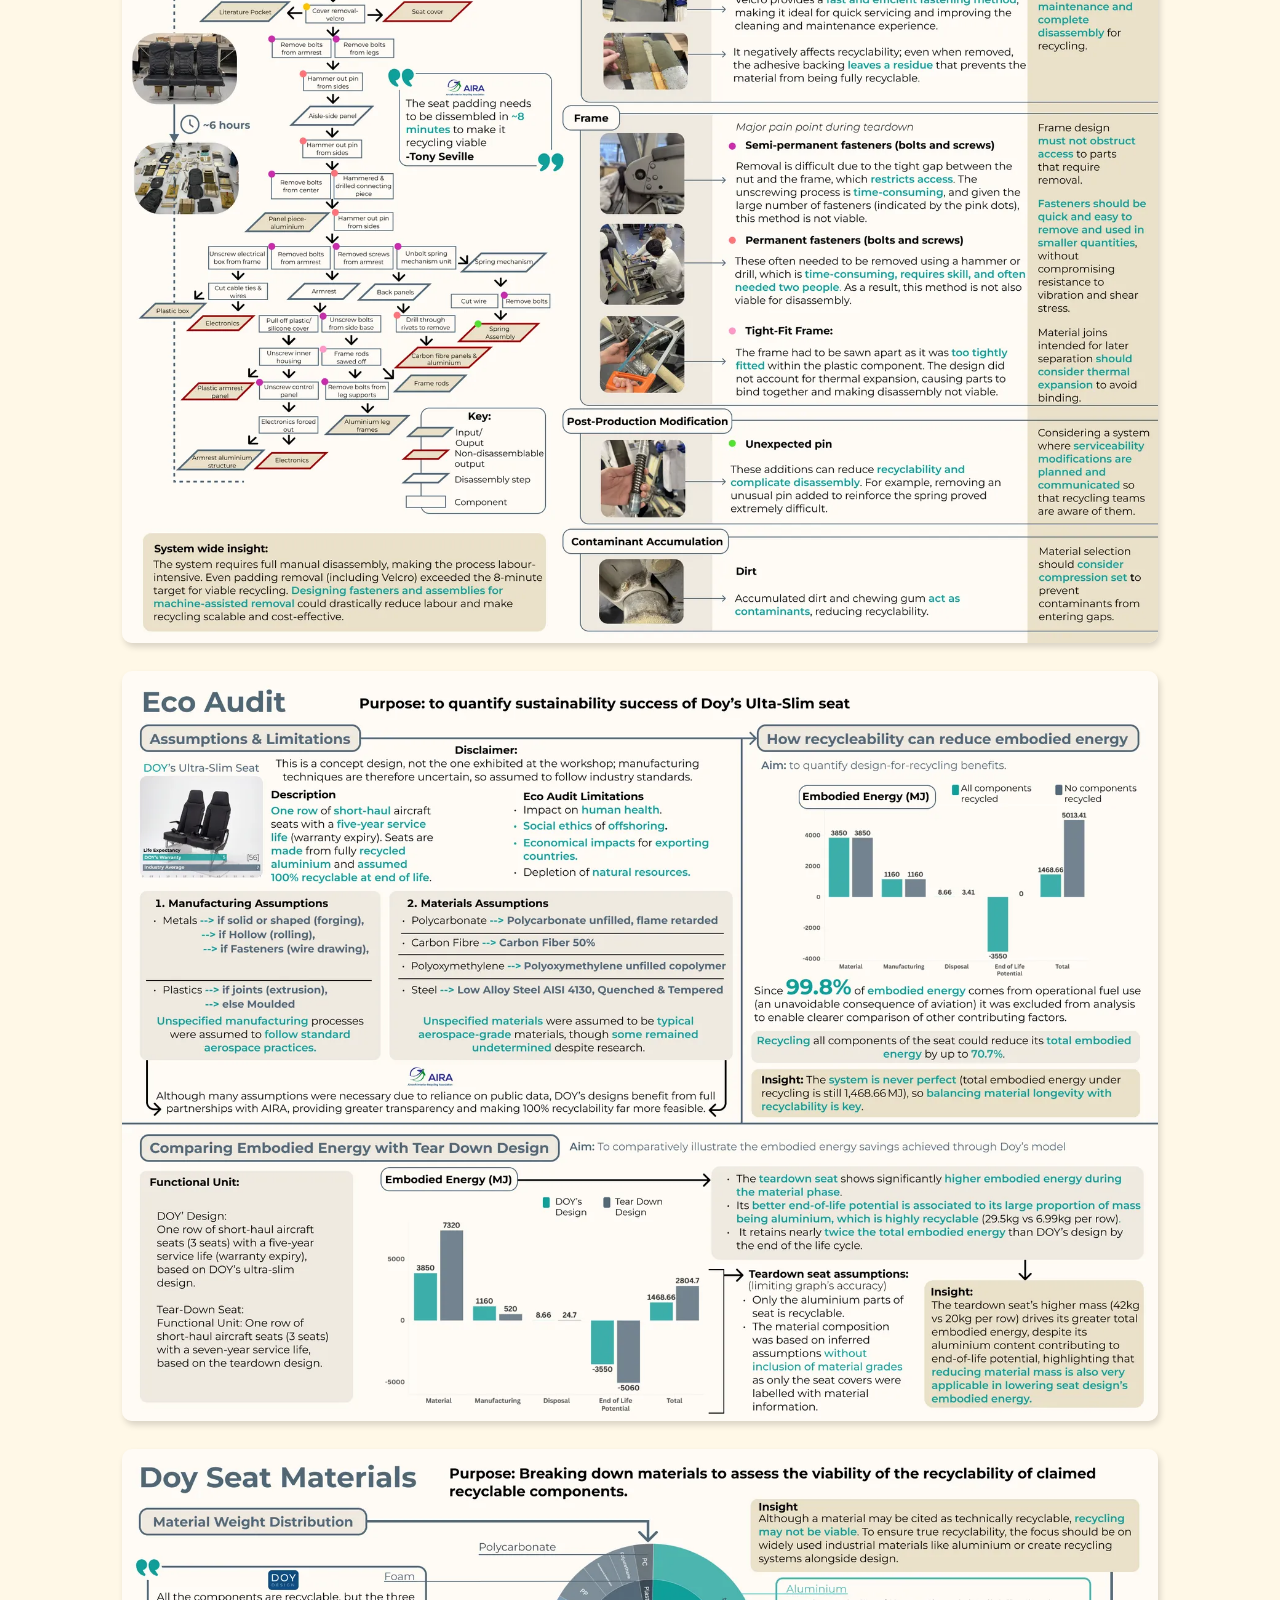
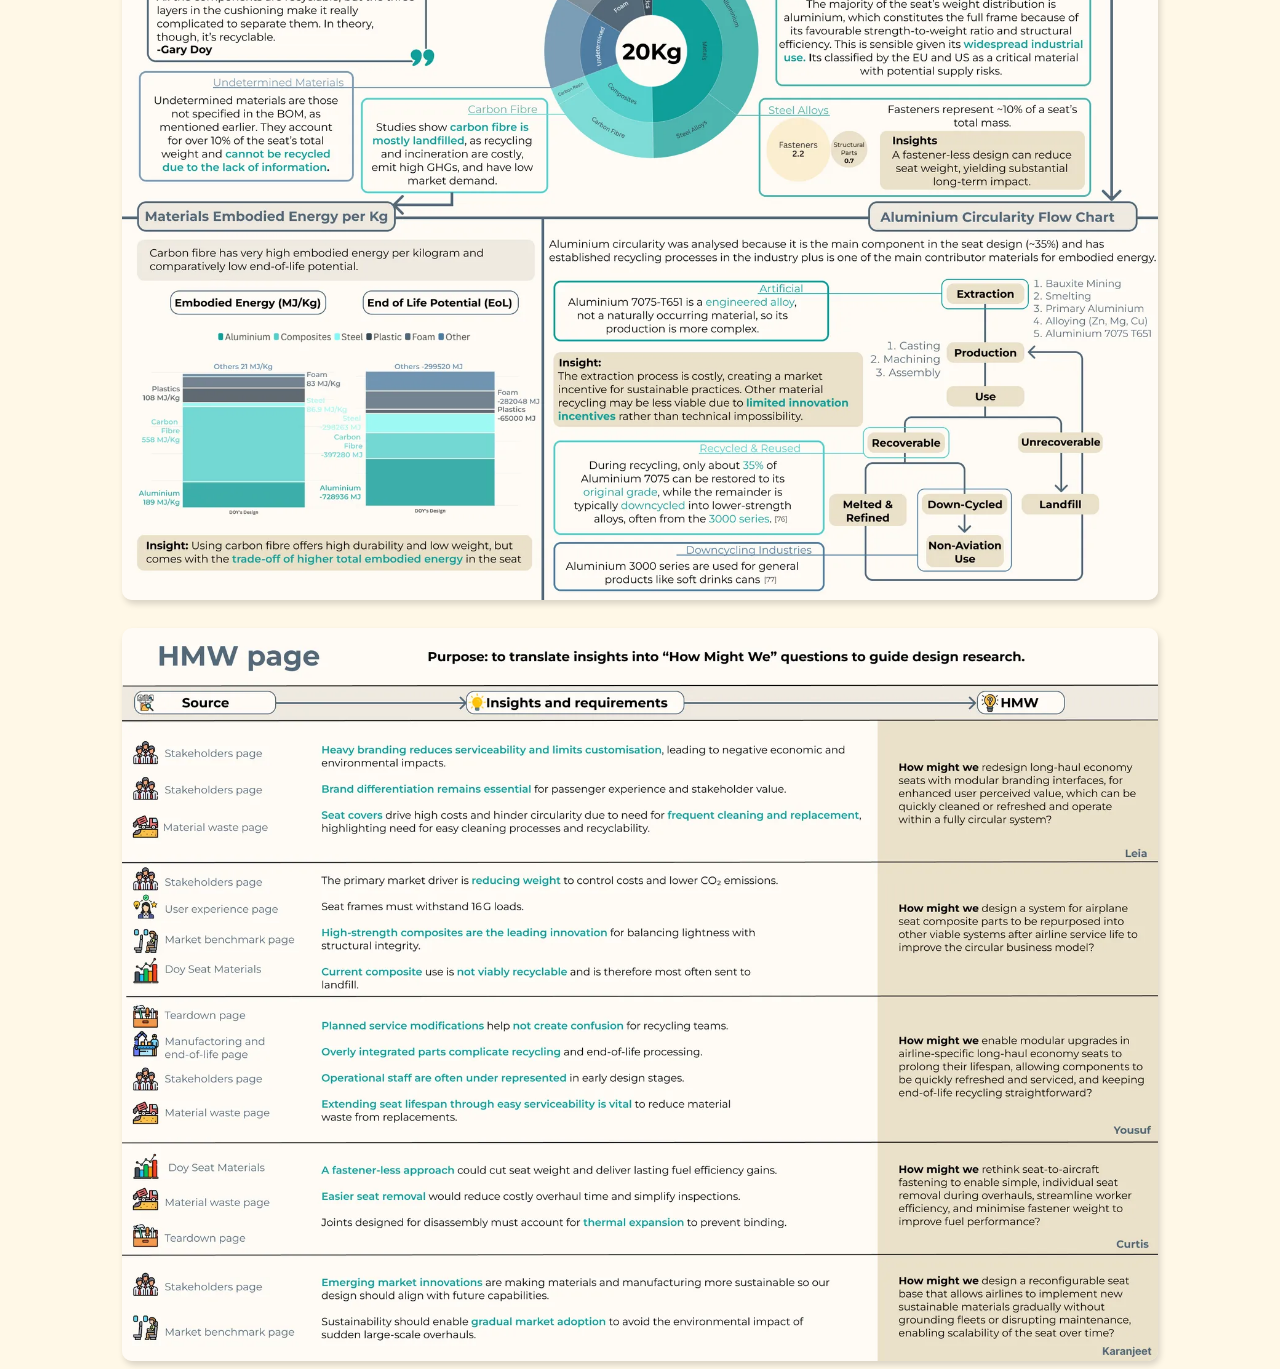
<file: aircraft-seat-research.html>
<!doctype html>
<html lang="en">
<head>
  <meta charset="utf-8">
  <meta name="viewport" content="width=device-width, initial-scale=1">
  <title>Aircraft Seat: Group Research | Leia Whitaker</title>
  <meta name="description" content="Group research for a sustainable economy-class aircraft seat: market research, stakeholders, user experience, material waste, manufacturing, benchmarks, teardown, Eco Audit and How Might We questions.">
  <meta name="theme-color" content="#fff8e7">
  <link rel="preconnect" href="https://fonts.googleapis.com">
  <link rel="preconnect" href="https://fonts.gstatic.com" crossorigin>
  <link href="https://fonts.googleapis.com/css2?family=Fraunces:opsz,wght,SOFT,WONK@9..144,400,0,1;9..144,600,0,1;9..144,700,0,1&display=swap" rel="stylesheet">
  <link rel="stylesheet" href="styles.css?v=20261019143847">
</head>
<body>
  <div class="project-page project-page--wide">
    <header class="project-header">
      <a class="back-link" href="index.html#open=aircraft-seat"><span aria-hidden="true">←</span> Project overview</a>
      <h1 class="panel-title">Aircraft Seat: Group Research</h1>
    </header>

    <main class="process-slides">
      <section class="process-slide" aria-label="Market Research">
        <img src="assets/projects/aircraft-seat/group-01.webp" width="1684" height="1192" alt="Market research: the problem, goal and focus of the design research, aircraft seating market trends, the three pillars of sustainability, market innovations in sustainability and the design scope of long-haul wide-body seats." decoding="async">
      </section>
      <section class="process-slide" aria-label="Stakeholders">
        <img src="assets/projects/aircraft-seat/group-02.webp" width="1684" height="1235" alt="Stakeholders: influence and interest in aircraft seat design, selling points to each, why stakeholders are more sustainably inclined, and opportunities." decoding="async">
      </section>
      <section class="process-slide" aria-label="User Experience">
        <img src="assets/projects/aircraft-seat/group-03.webp" width="1684" height="1192" alt="User experience: why passenger experience drives loyalty, an experience map of a flight, key comfort factors, in-seat entertainment and passenger perceptions of sustainability." loading="lazy" decoding="async">
      </section>
      <section class="process-slide" aria-label="Material Waste">
        <img src="assets/projects/aircraft-seat/group-04.webp" width="1684" height="1192" alt="Material waste: analysing waste and inefficiency in the seat’s use phase, the environmental impact of cleaning and maintenance, cost over the seat’s life, and routine cleaning at turnaround." loading="lazy" decoding="async">
      </section>
      <section class="process-slide" aria-label="Manufacturing and End-Of-Life">
        <img src="assets/projects/aircraft-seat/group-05.webp" width="1684" height="1192" alt="Manufacturing and end of life: causes of slow seat production, sustainable manufacturing methods, key factors affecting recycling and real-world solutions." loading="lazy" decoding="async">
      </section>
      <section class="process-slide" aria-label="Market Benchmarks">
        <img src="assets/projects/aircraft-seat/group-06.webp" width="1684" height="1192" alt="Market benchmarks: the Safran Z400, DOY Ultra Slim Low Carbon Seat and McLaren Racing Seat, with features, pain points and insights." loading="lazy" decoding="async">
      </section>
      <section class="process-slide" aria-label="Teardown">
        <img src="assets/projects/aircraft-seat/group-07.webp" width="1684" height="1192" alt="Teardown of an economy seat, mapping each disassembly step, fastener types and pain points such as tight-fit frames, unexpected pins and contaminant accumulation." loading="lazy" decoding="async">
      </section>
      <section class="process-slide" aria-label="Eco Audit">
        <img src="assets/projects/aircraft-seat/group-08.webp" width="1684" height="1220" alt="Eco Audit of DOY’s Ultra-Slim seat: assumptions and limitations, how recyclability can reduce embodied energy, and comparing embodied energy with the teardown design." loading="lazy" decoding="async">
      </section>
      <section class="process-slide" aria-label="Doy Seat Materials">
        <img src="assets/projects/aircraft-seat/group-09.webp" width="1684" height="1220" alt="Doy seat materials: material weight distribution, embodied energy per kilogram, end-of-life potential and an aluminium circularity flow chart." loading="lazy" decoding="async">
      </section>
      <section class="process-slide" aria-label="HMW page">
        <img src="assets/projects/aircraft-seat/group-10.webp" width="1684" height="1192" alt="How Might We page: translating insights from each research page into How Might We questions to guide design research." loading="lazy" decoding="async">
      </section>
    </main>

  </div>

  <a class="back-to-start" href="#top"><span aria-hidden="true">↑</span> Back to the start</a>
  <script>
    // Show "Back to the start" once you've scrolled a screen down
    const backBtn = document.querySelector('.back-to-start');
    const onScroll = () => backBtn.classList.toggle('is-visible', scrollY > innerHeight);
    addEventListener('scroll', onScroll, { passive: true });
    onScroll();
    backBtn.addEventListener('click', (e) => {
      e.preventDefault();
      const smooth = !matchMedia('(prefers-reduced-motion: reduce)').matches;
      scrollTo({ top: 0, behavior: smooth ? 'smooth' : 'auto' });
    });
  </script>
</body>
</html>
</file>
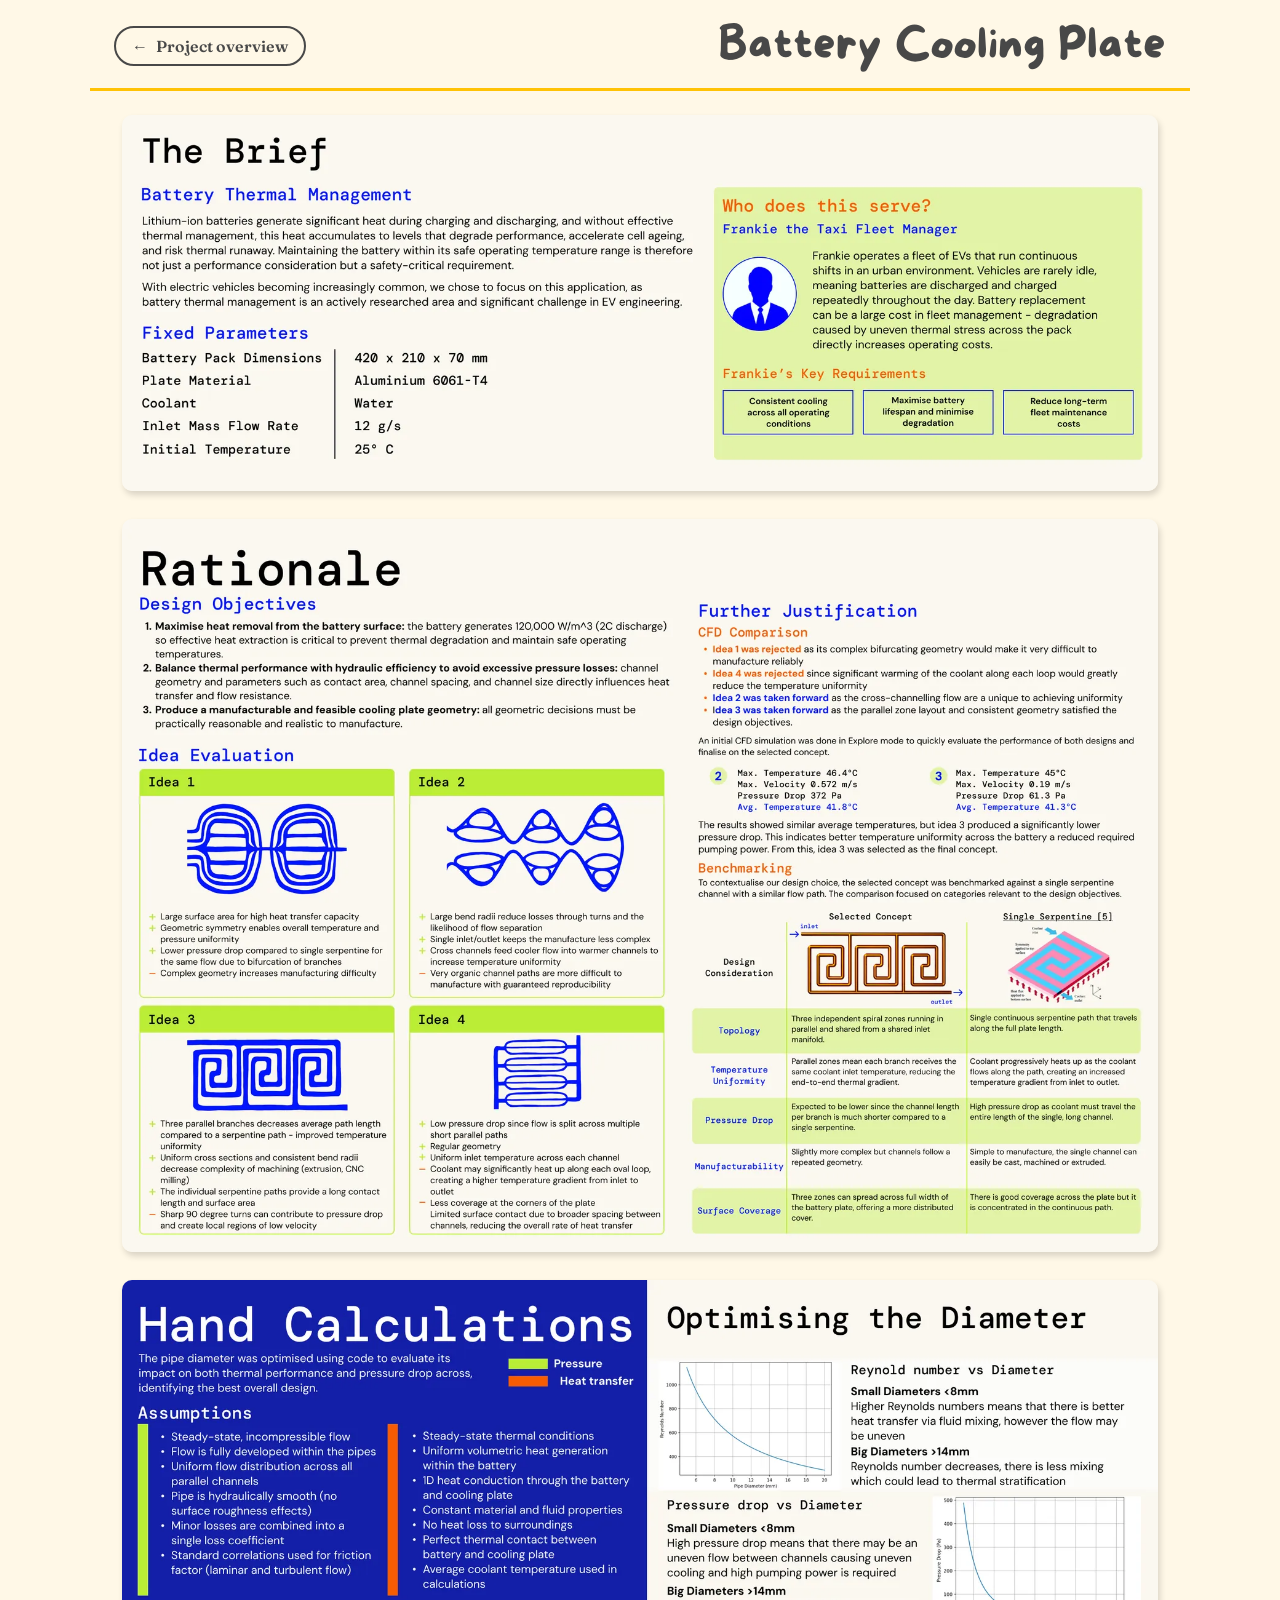
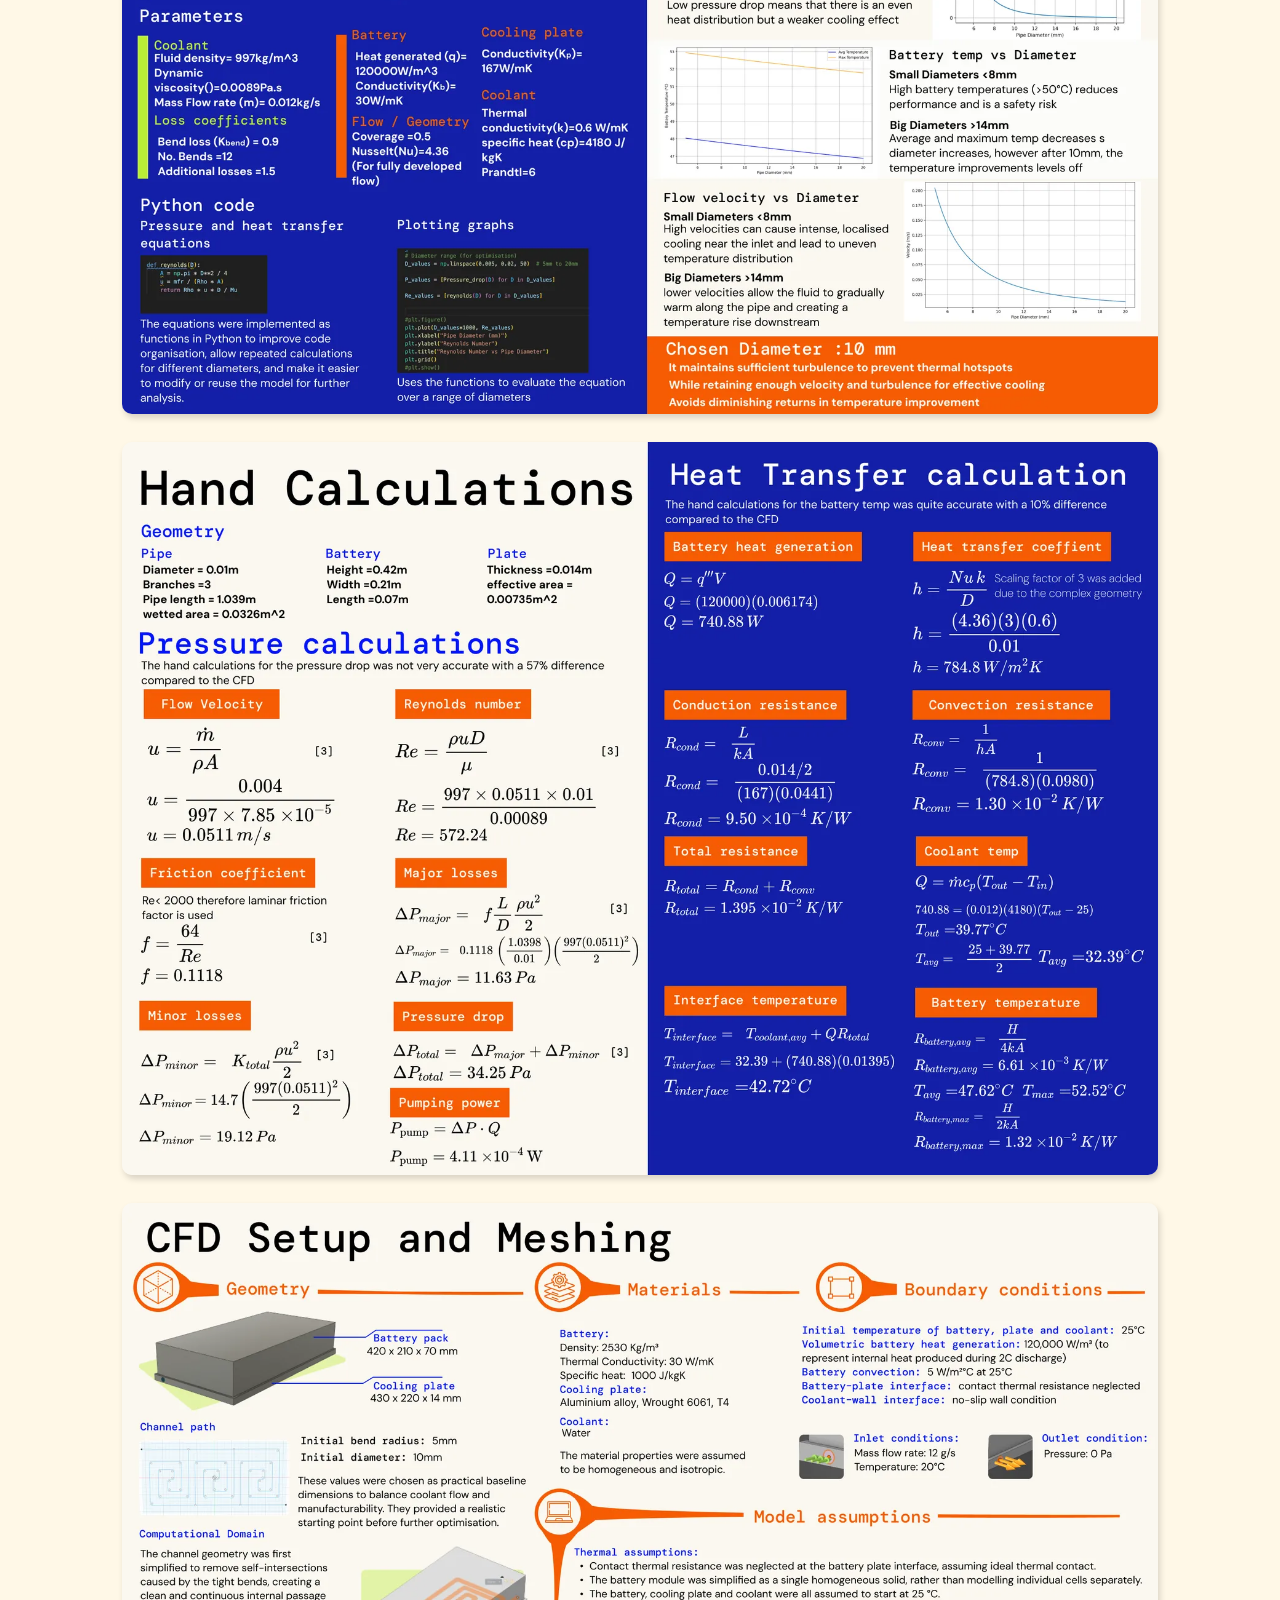
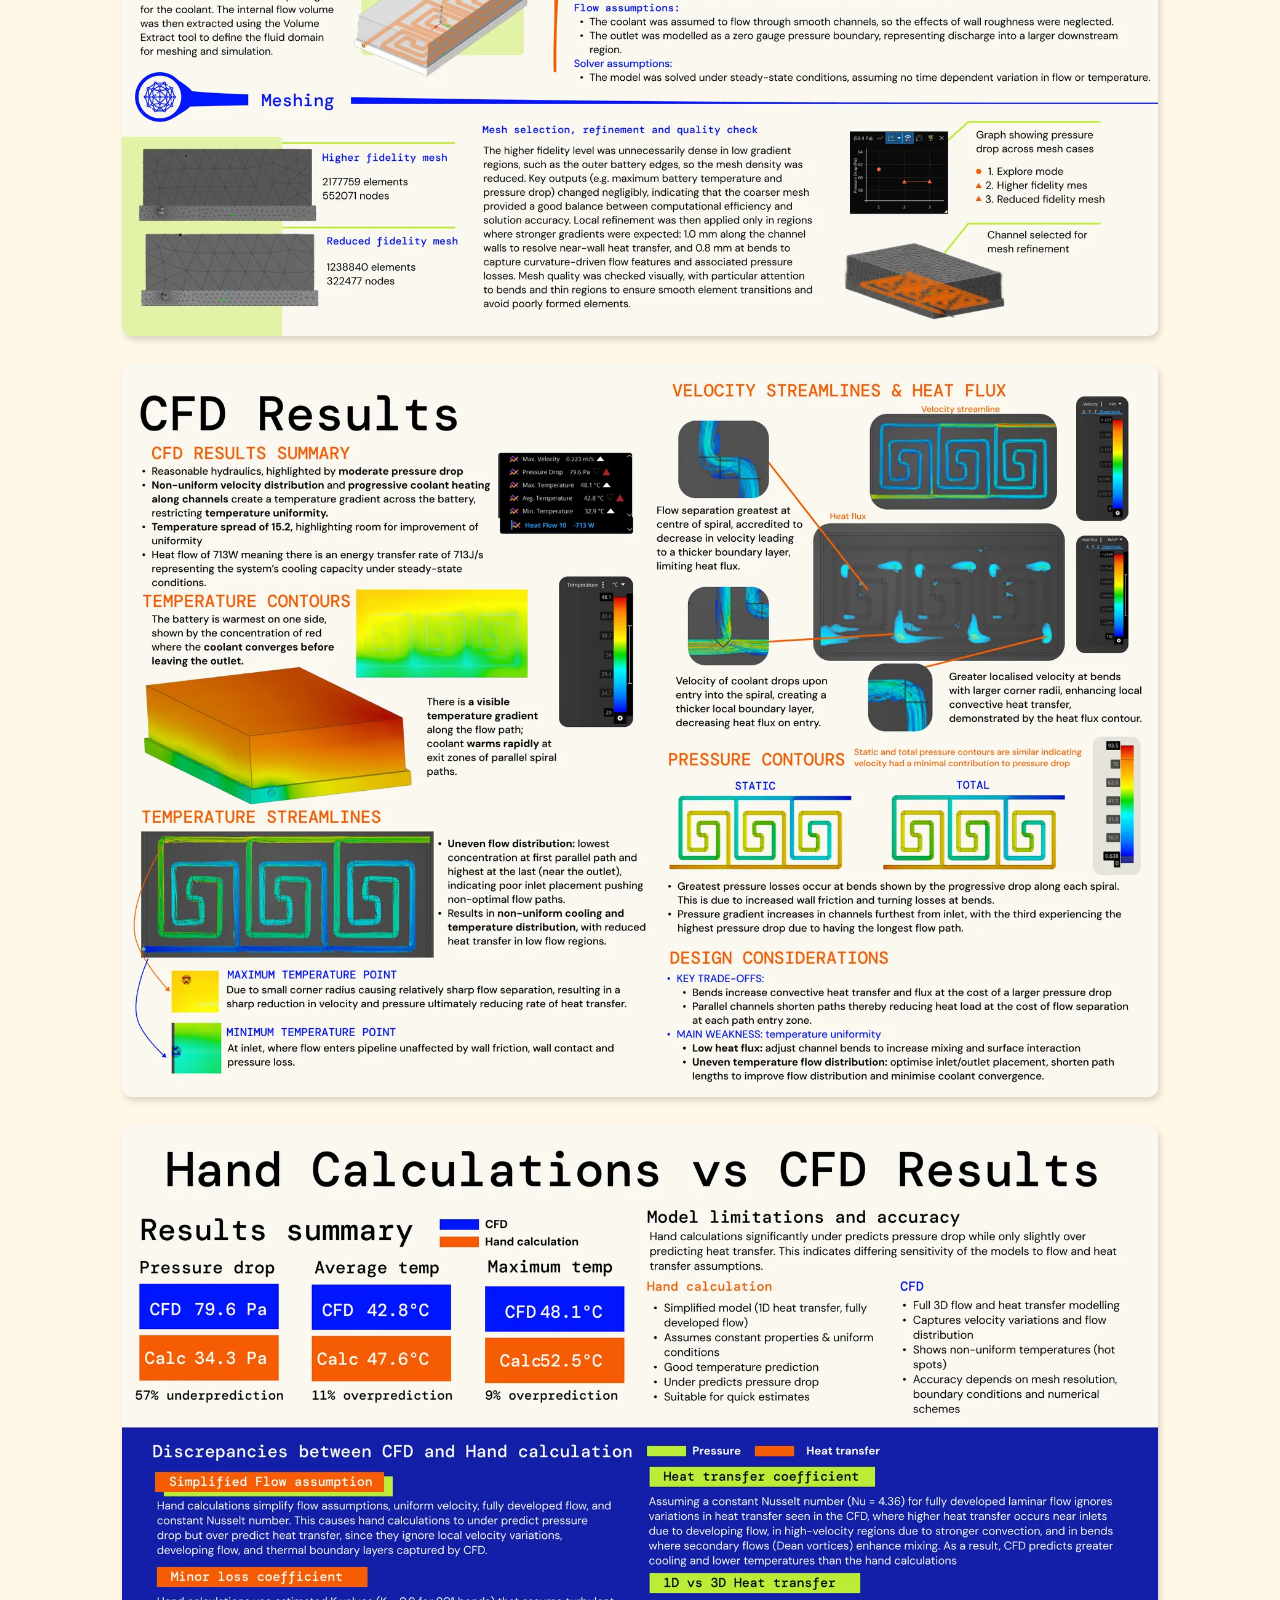
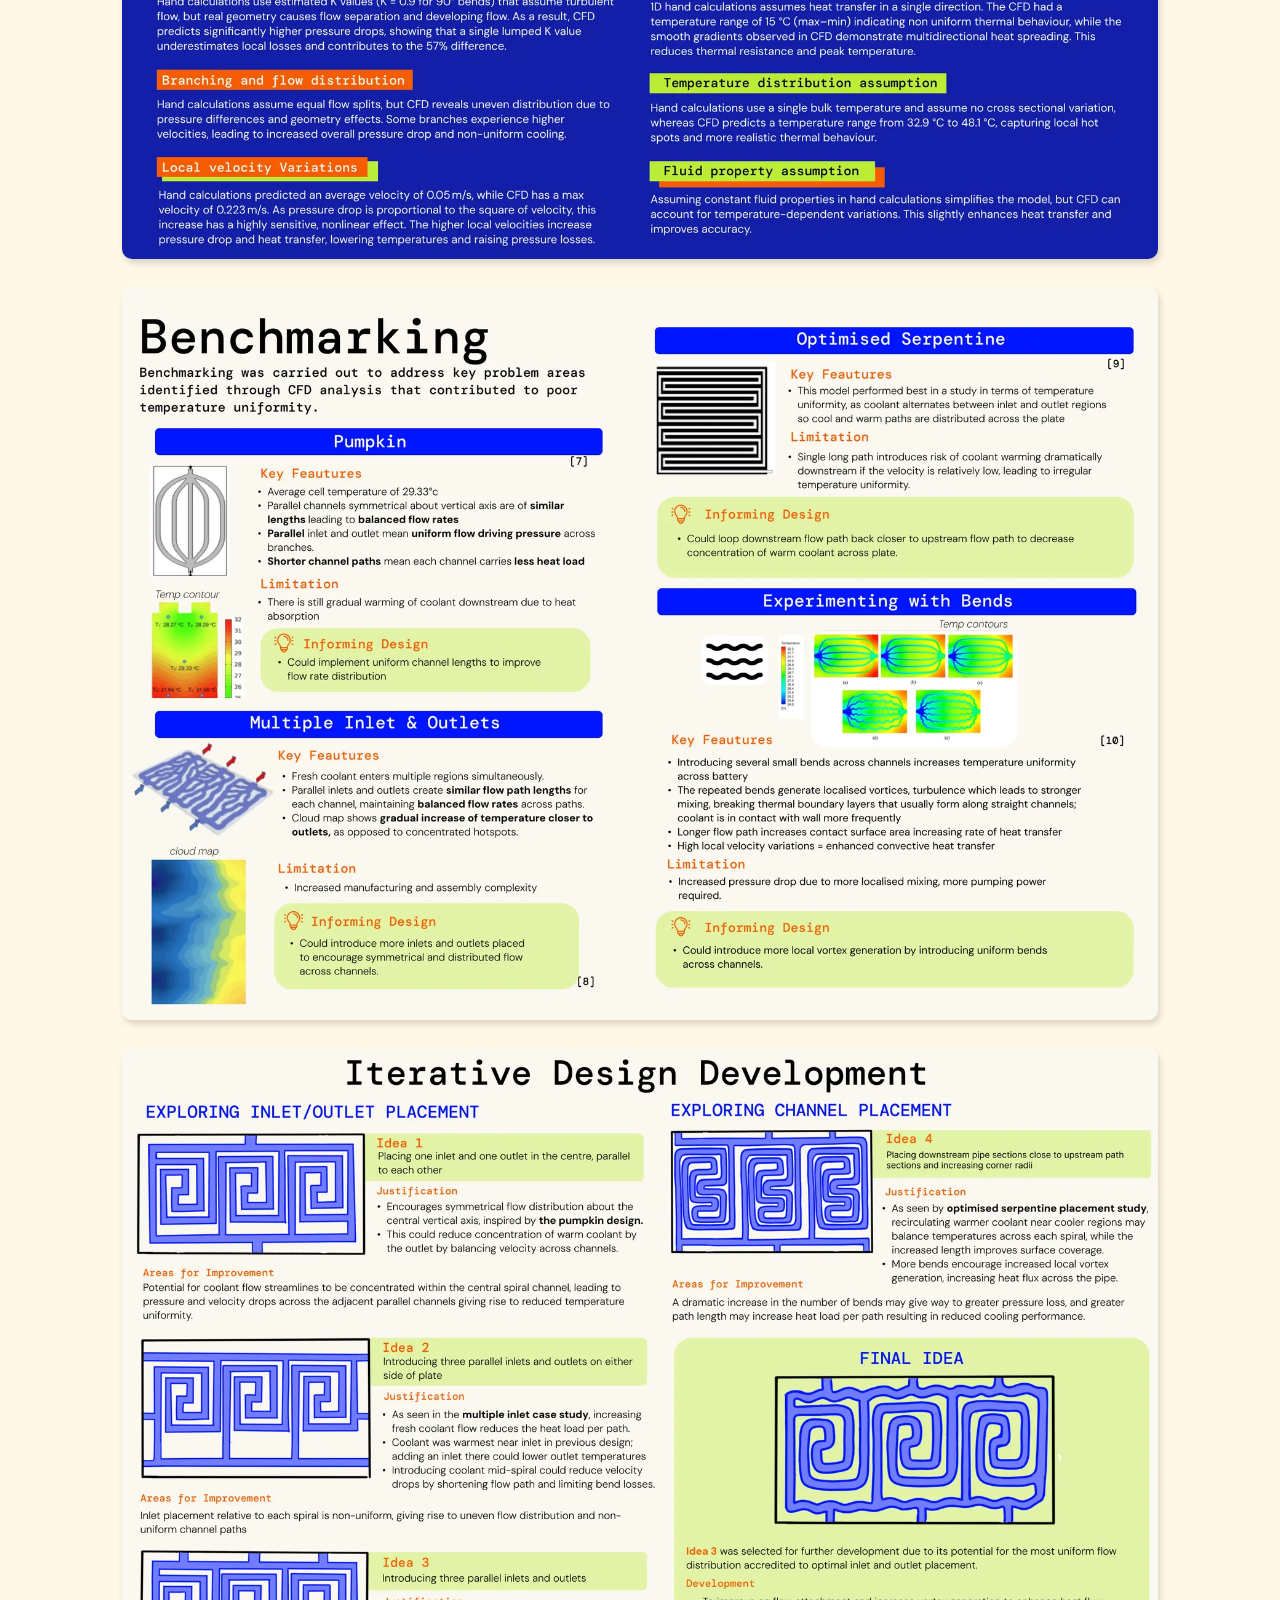
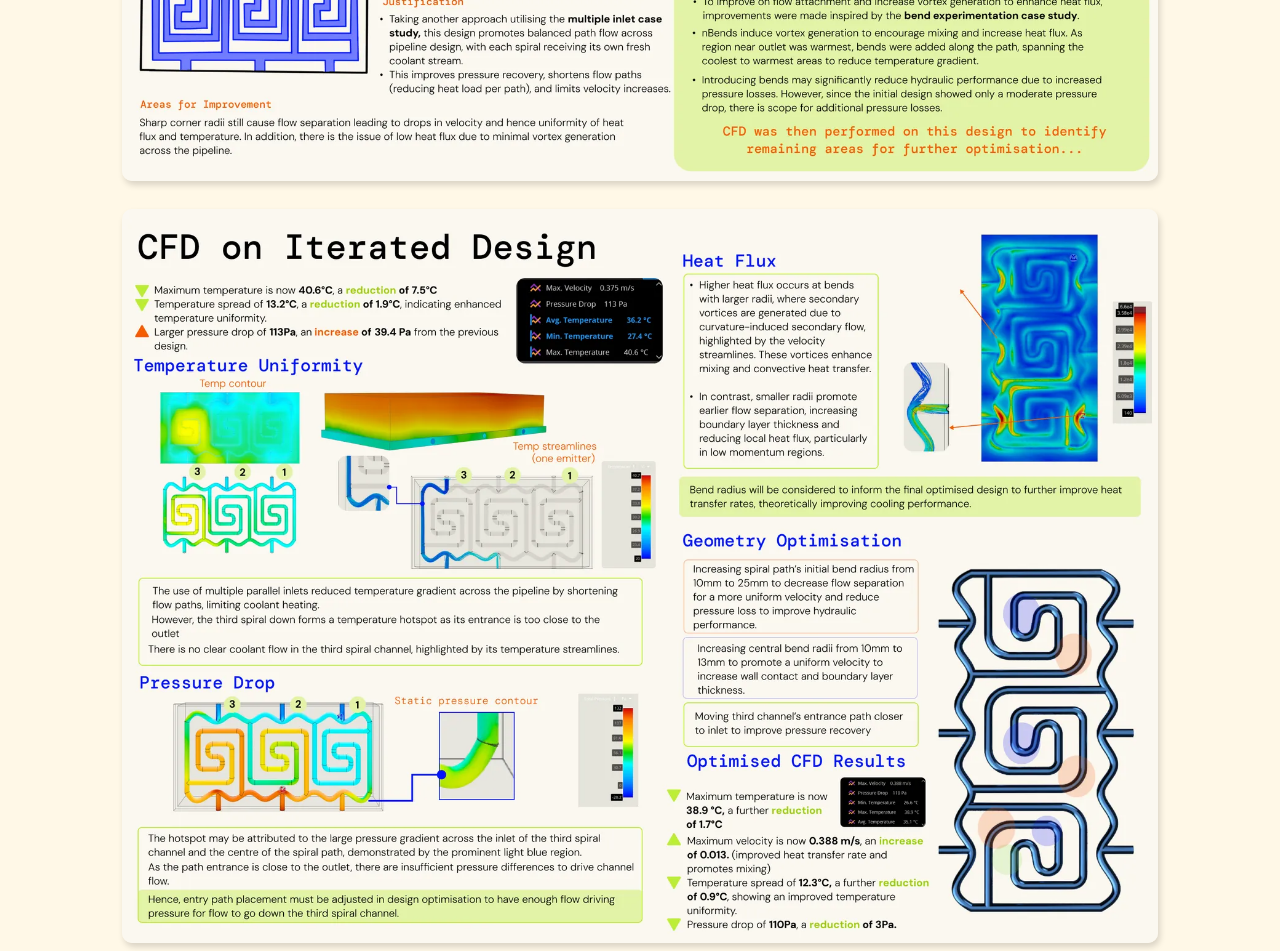
<file: battery-cooling-plate.html>
<!doctype html>
<html lang="en">
<head>
  <meta charset="utf-8">
  <meta name="viewport" content="width=device-width, initial-scale=1">
  <title>Battery Cooling Plate | Leia Whitaker</title>
  <meta name="description" content="Battery Cooling Plate: the full process from the brief and hand calculations to CFD setup, results, benchmarking and design iterations.">
  <meta name="theme-color" content="#fff8e7">
  <link rel="preconnect" href="https://fonts.googleapis.com">
  <link rel="preconnect" href="https://fonts.gstatic.com" crossorigin>
  <link href="https://fonts.googleapis.com/css2?family=Fraunces:opsz,wght,SOFT,WONK@9..144,400,0,1;9..144,600,0,1;9..144,700,0,1&display=swap" rel="stylesheet">
  <link rel="stylesheet" href="styles.css?v=20261019143847">
</head>
<body>
  <div class="project-page project-page--wide">
    <header class="project-header">
      <a class="back-link" href="index.html#open=battery-cooling-plate"><span aria-hidden="true">←</span> Project overview</a>
      <h1 class="panel-title">Battery Cooling Plate</h1>
    </header>

    <main class="process-slides">
      <section class="process-slide" aria-label="The Brief">
        <img src="assets/projects/battery-cooling-plate/slide-01.webp" width="1684" height="611" alt="The brief: battery thermal management for Frankie, a taxi fleet manager who wants to reduce long-term fleet maintenance costs. Fixed parameters: a 420 × 210 × 70 mm battery pack, an aluminium 6061-T4 plate, water coolant at 12 g/s and 25 °C." decoding="async">
      </section>
      <section class="process-slide" aria-label="Rationale">
        <img src="assets/projects/battery-cooling-plate/slide-02.webp" width="1684" height="1192" alt="Rationale: design objectives, four initial ideas evaluated on topology, temperature uniformity, pressure drop, surface coverage and manufacturability, benchmarking, CFD comparison and the selected concept." decoding="async">
      </section>
      <section class="process-slide" aria-label="Hand Calculations: Optimising the Diameter">
        <img src="assets/projects/battery-cooling-plate/slide-03.webp" width="1684" height="1192" alt="Hand calculations: assumptions, parameters, pressure and heat transfer equations written in Python, and graphs of Reynolds number, pressure drop, battery temperature and flow velocity against diameter, leading to a chosen diameter of 10 mm." loading="lazy" decoding="async">
      </section>
      <section class="process-slide" aria-label="Hand Calculations: Pressure and Heat Transfer">
        <img src="assets/projects/battery-cooling-plate/slide-04.webp" width="1684" height="1192" alt="Hand calculations of pressure (flow velocity, Reynolds number, friction factor, major and minor losses, pumping power) and heat transfer (heat generation, convection and conduction resistance, coolant and interface temperatures)." loading="lazy" decoding="async">
      </section>
      <section class="process-slide" aria-label="CFD Setup and Meshing">
        <img src="assets/projects/battery-cooling-plate/slide-05.webp" width="1684" height="1192" alt="CFD setup and meshing: geometry, materials, boundary conditions, model assumptions, and mesh selection, refinement and quality checks." loading="lazy" decoding="async">
      </section>
      <section class="process-slide" aria-label="CFD Results">
        <img src="assets/projects/battery-cooling-plate/slide-06.webp" width="1684" height="1192" alt="CFD results: temperature contours and streamlines, velocity streamlines and heat flux, pressure contours, and design considerations." loading="lazy" decoding="async">
      </section>
      <section class="process-slide" aria-label="Hand Calculations vs CFD Results">
        <img src="assets/projects/battery-cooling-plate/slide-07.webp" width="1684" height="1192" alt="Hand calculations vs CFD results: pressure drop, average and maximum temperature compared, with the discrepancies explained and model limitations." loading="lazy" decoding="async">
      </section>
      <section class="process-slide" aria-label="Benchmarking">
        <img src="assets/projects/battery-cooling-plate/slide-08.webp" width="1684" height="1192" alt="Benchmarking of the pumpkin, optimised serpentine, experimenting with bends, and multiple inlet and outlet designs, with key features, limitations and how each informed the design." loading="lazy" decoding="async">
      </section>
      <section class="process-slide" aria-label="Iterative Design Development">
        <img src="assets/projects/battery-cooling-plate/slide-09.webp" width="1684" height="1192" alt="Iterative design development: exploring inlet and outlet placement and channel placement across four ideas, leading to the final idea." loading="lazy" decoding="async">
      </section>
      <section class="process-slide" aria-label="CFD on Iterated Design">
        <img src="assets/projects/battery-cooling-plate/slide-10.webp" width="1684" height="1192" alt="CFD on the iterated design: temperature uniformity, pressure drop, heat flux, geometry optimisation and the optimised CFD results." loading="lazy" decoding="async">
      </section>
    </main>
  </div>

  <a class="back-to-start" href="#top"><span aria-hidden="true">↑</span> Back to the start</a>
  <script>
    // Show "Back to the start" once you've scrolled a screen down
    const backBtn = document.querySelector('.back-to-start');
    const onScroll = () => backBtn.classList.toggle('is-visible', scrollY > innerHeight);
    addEventListener('scroll', onScroll, { passive: true });
    onScroll();
    backBtn.addEventListener('click', (e) => {
      e.preventDefault();
      const smooth = !matchMedia('(prefers-reduced-motion: reduce)').matches;
      scrollTo({ top: 0, behavior: smooth ? 'smooth' : 'auto' });
    });
  </script>
</body>
</html>
</file>
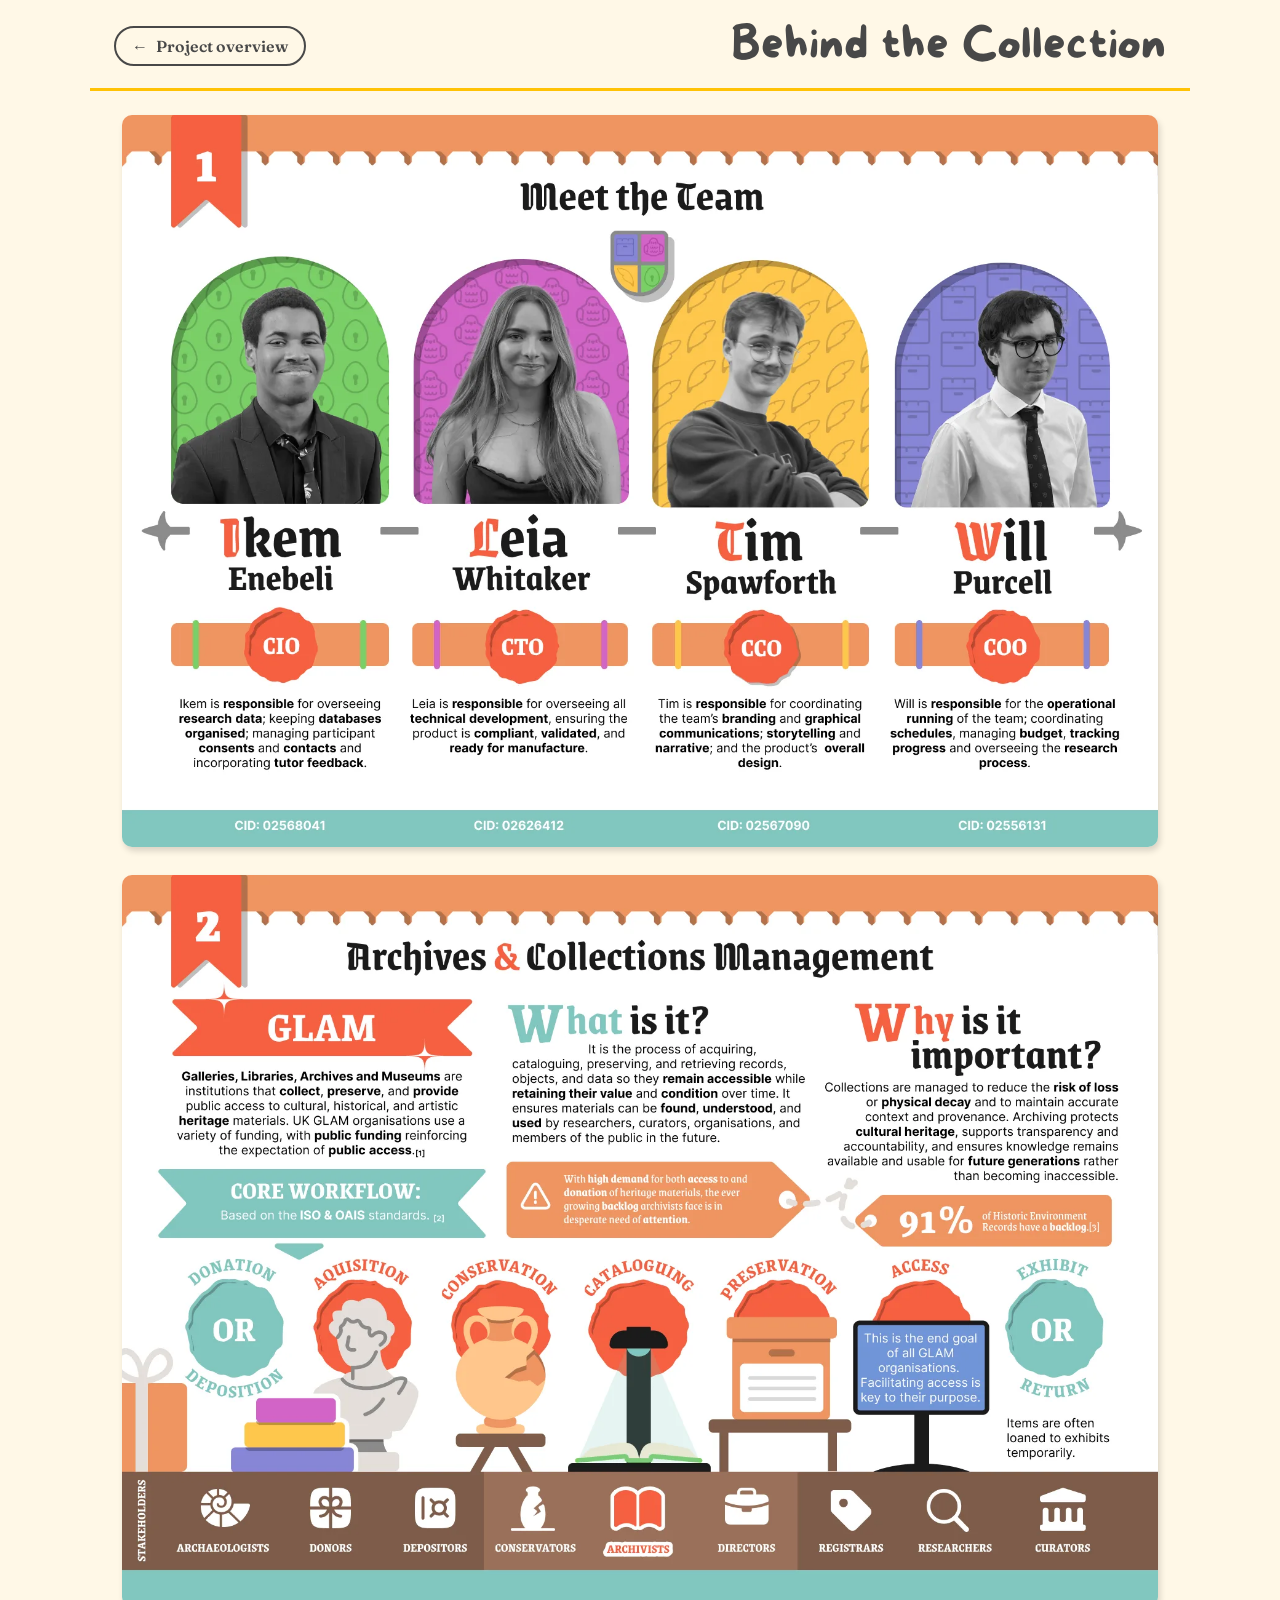
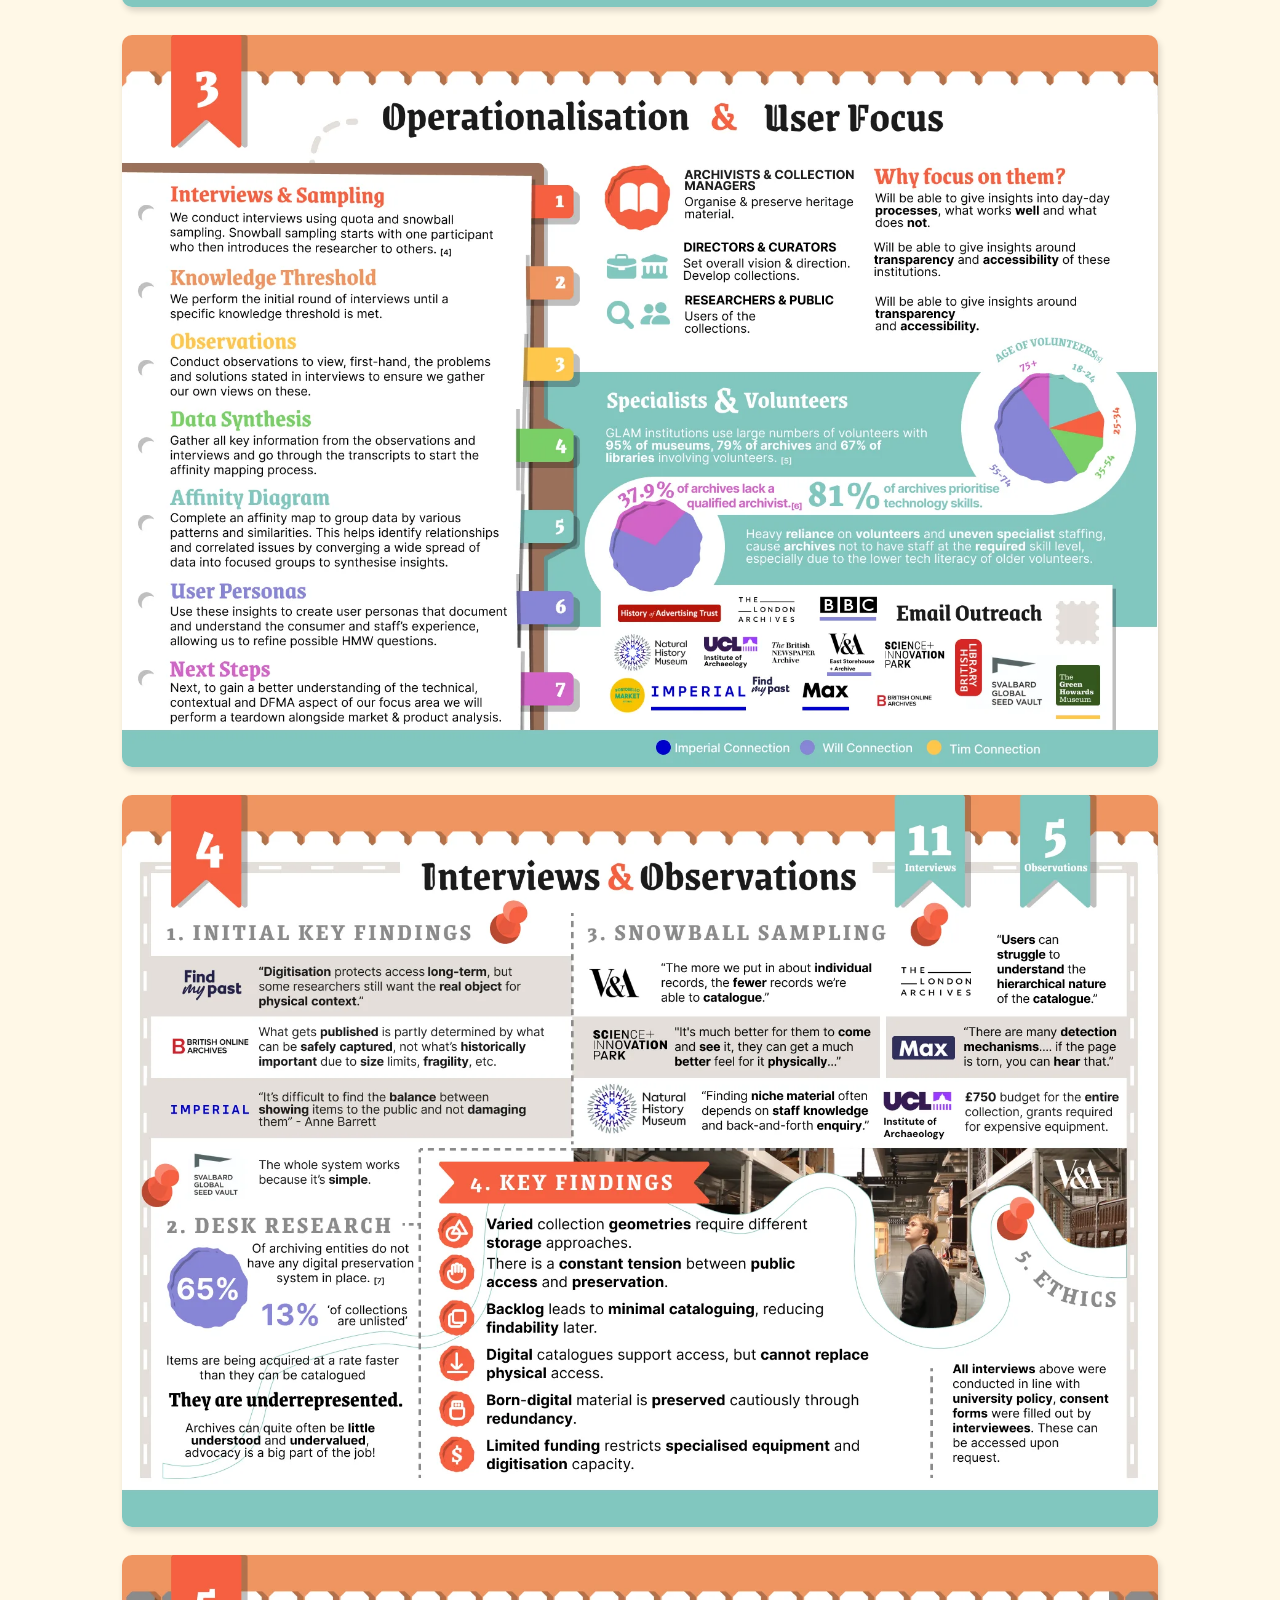
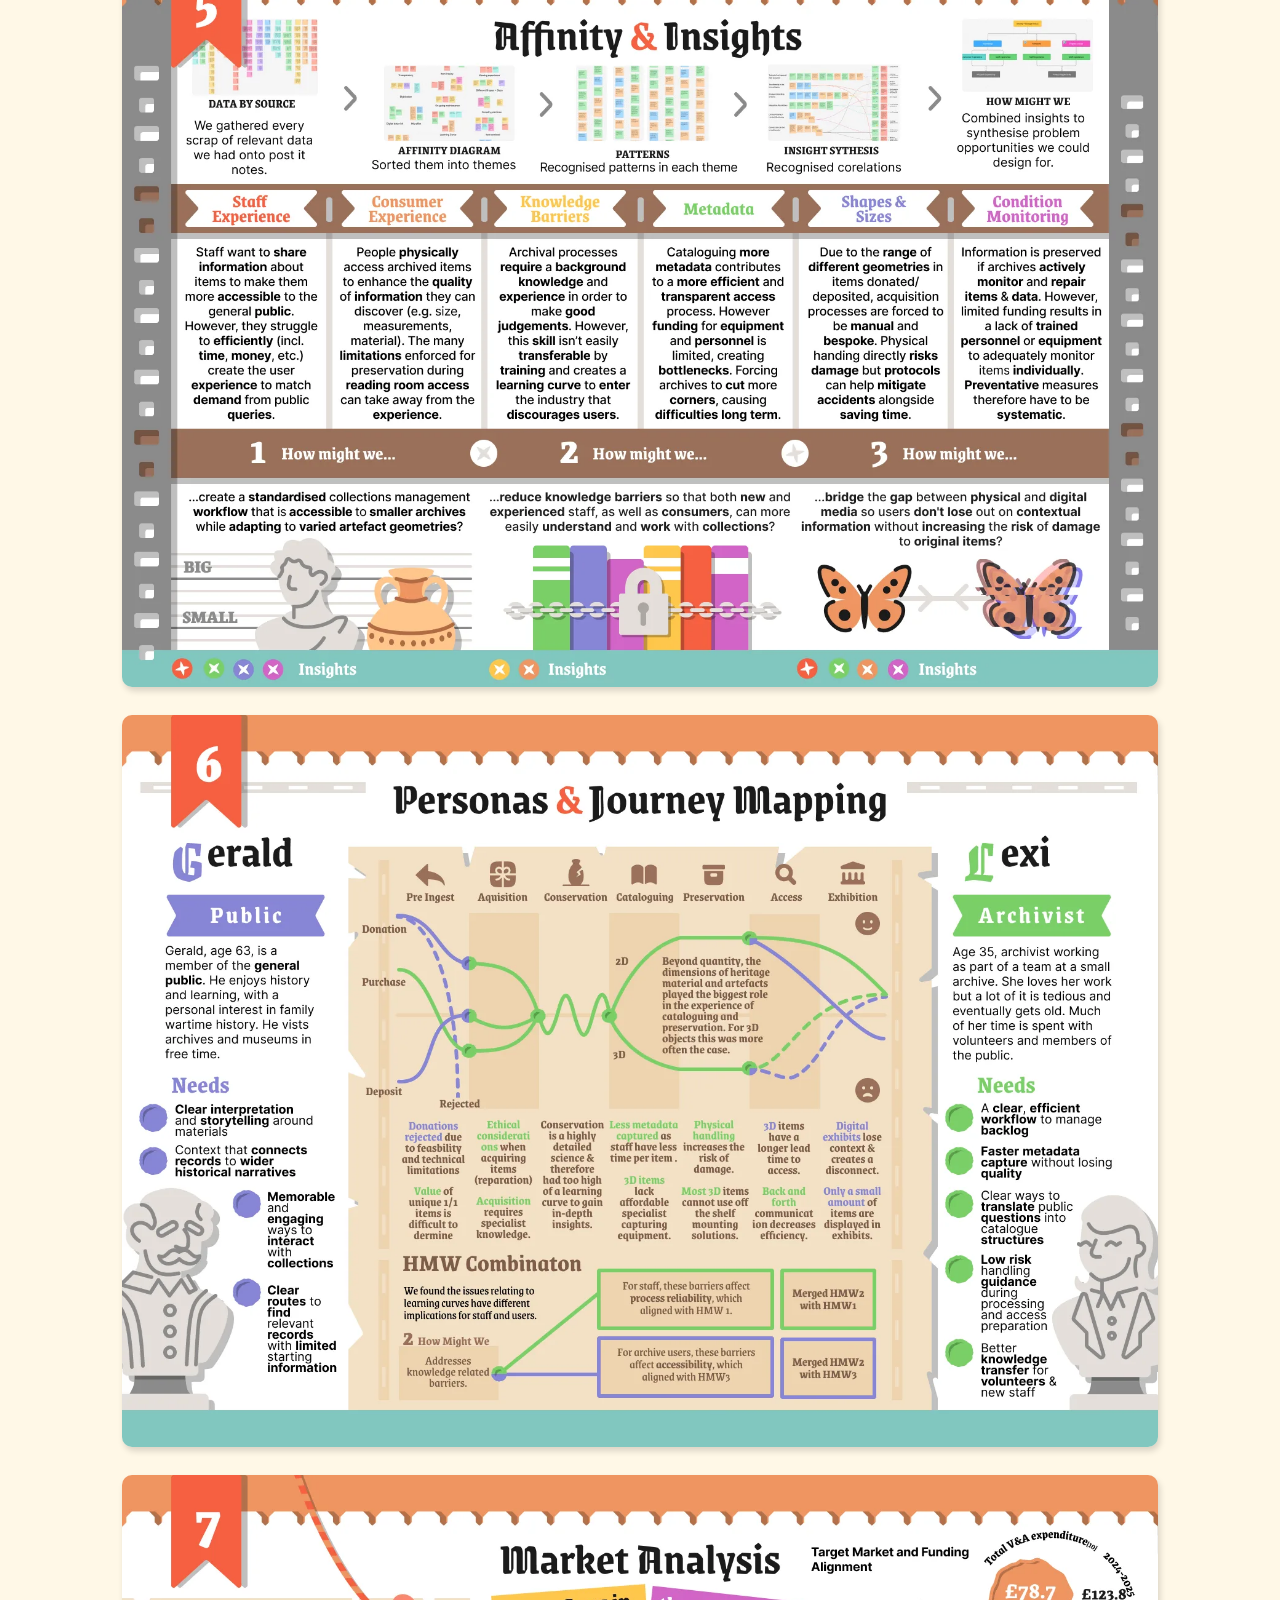
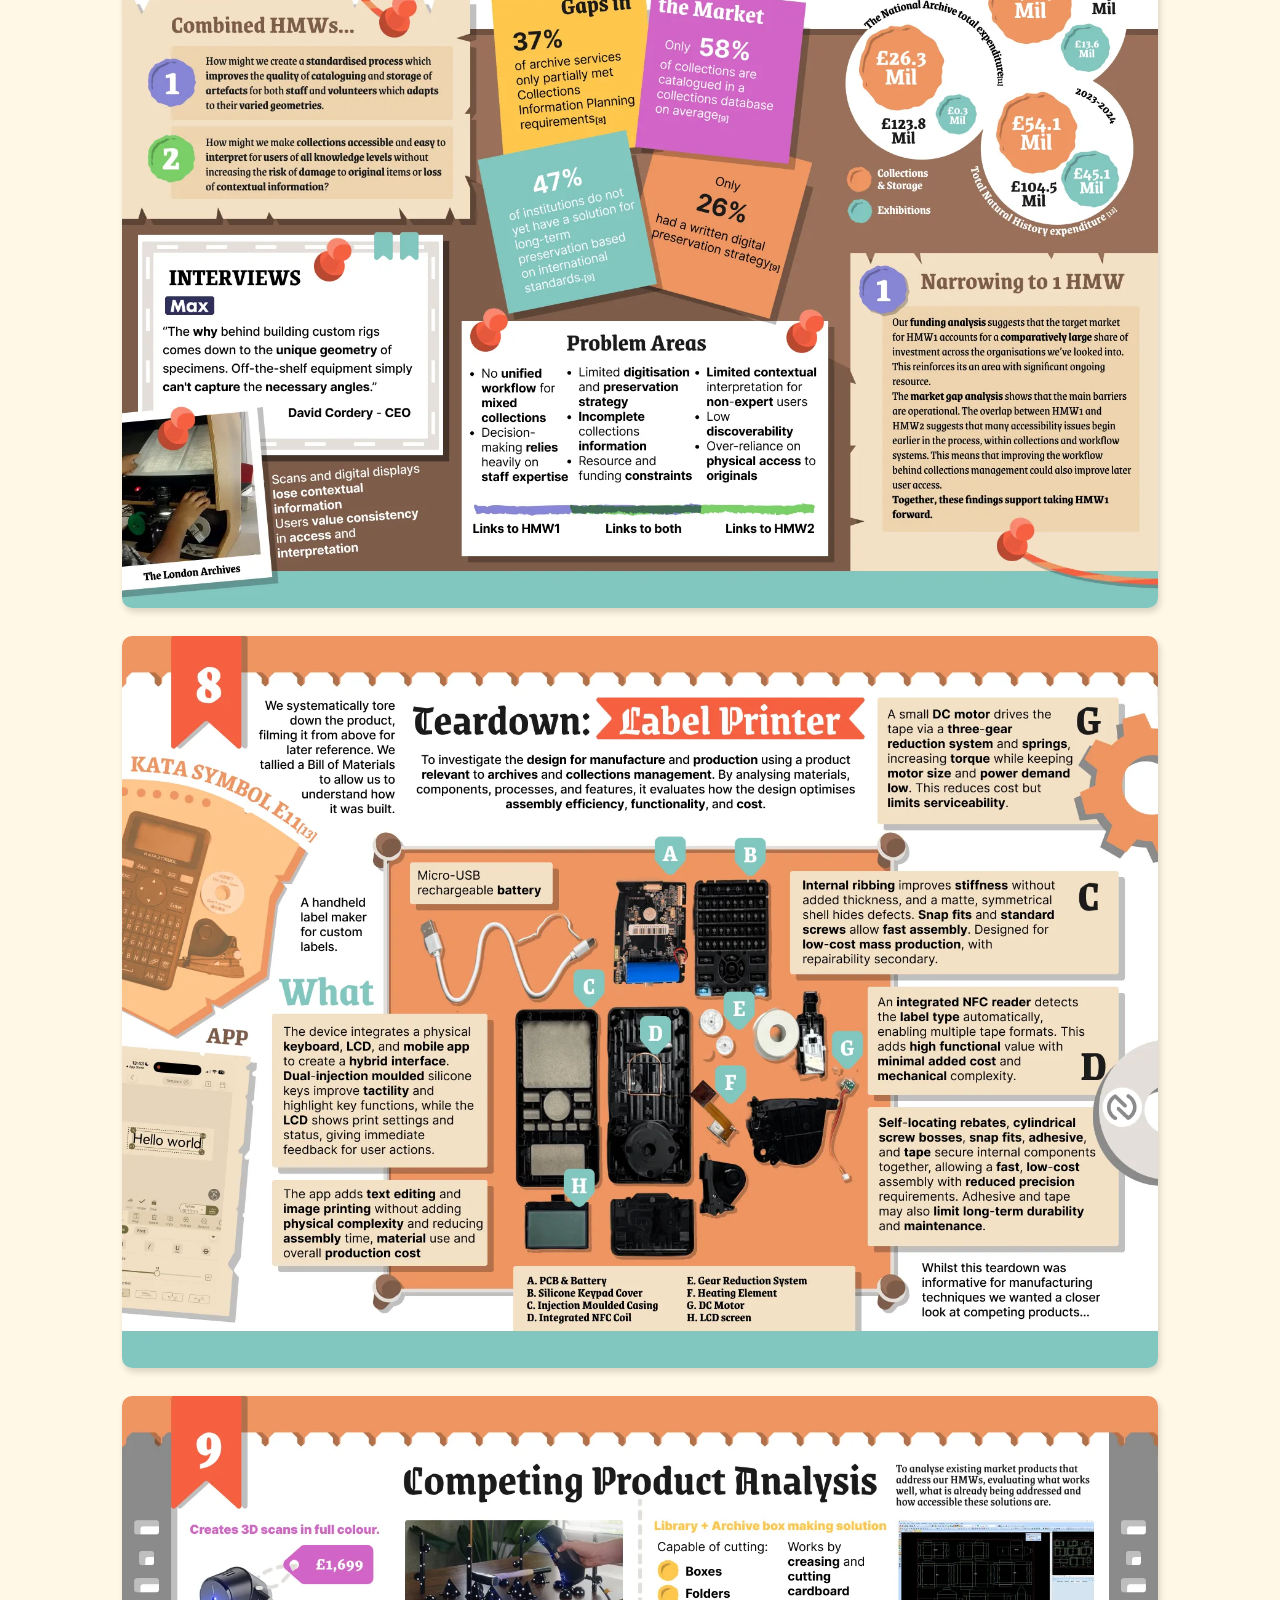
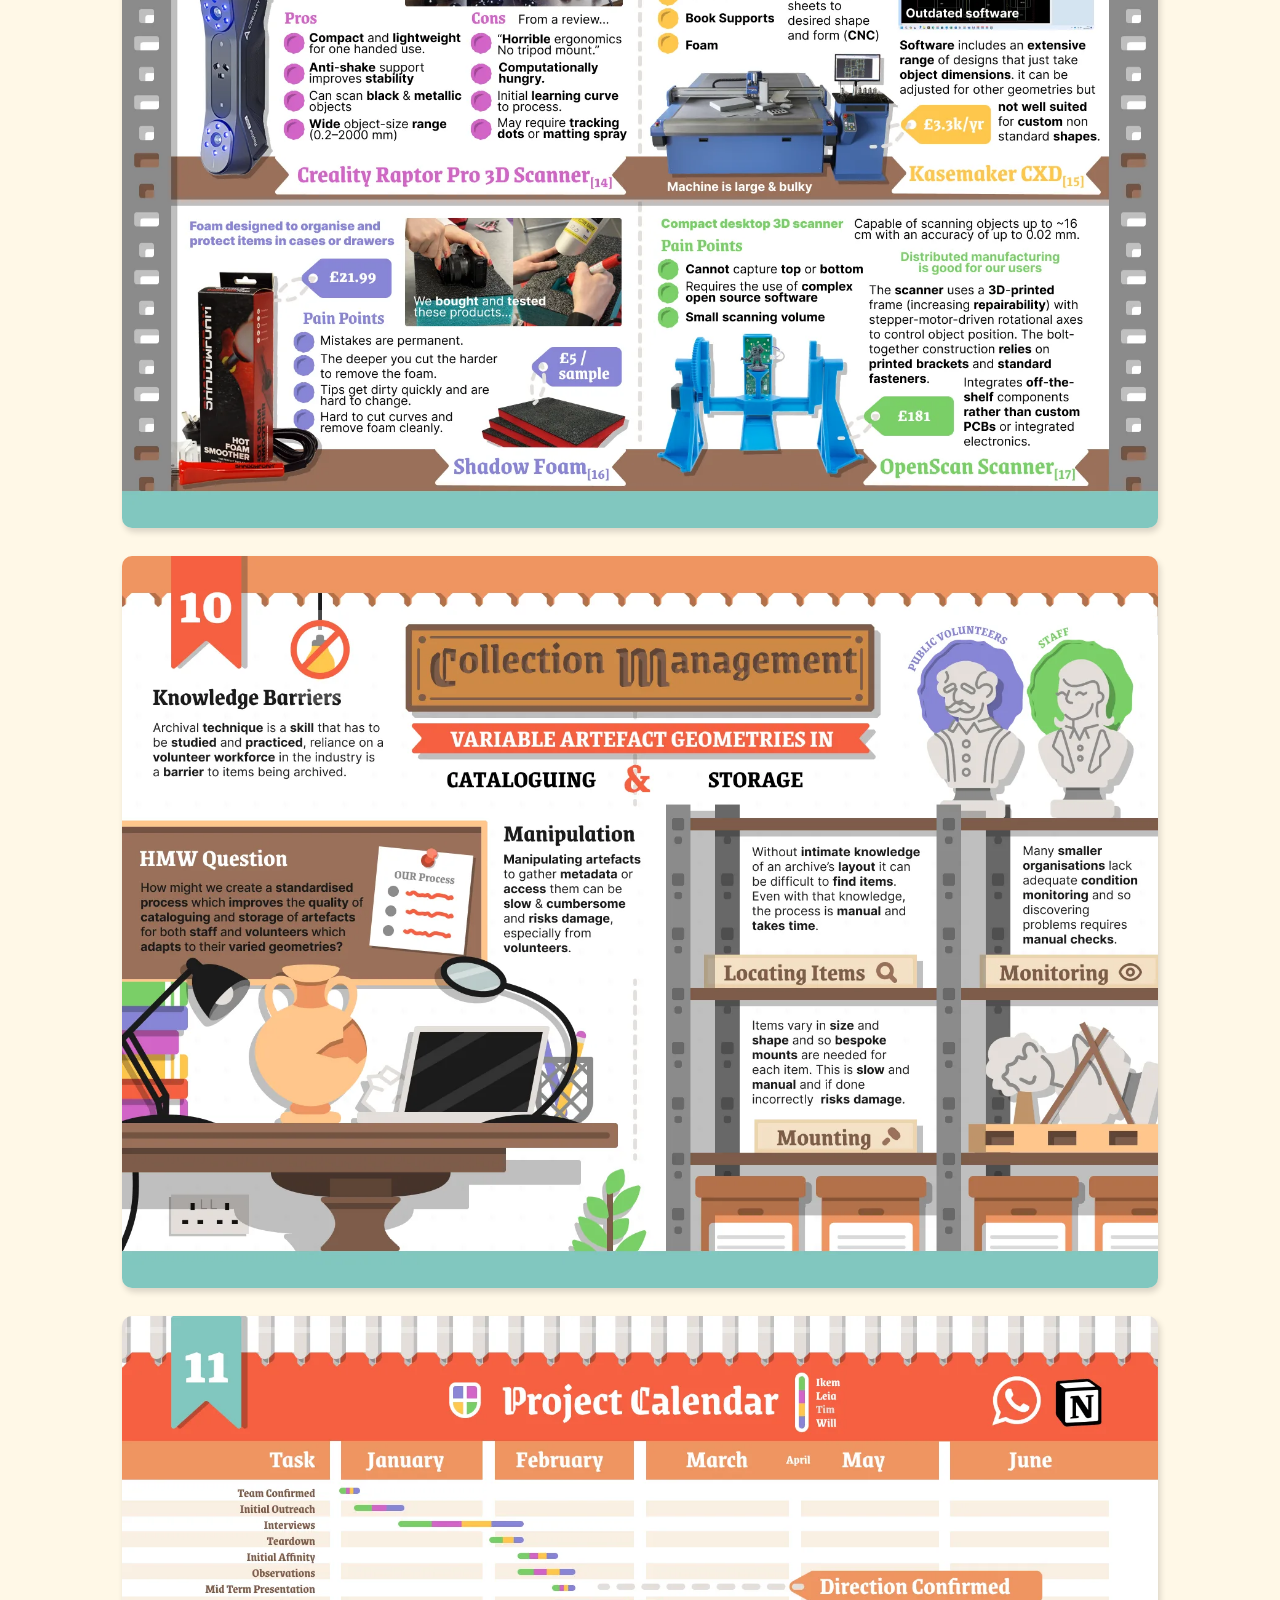
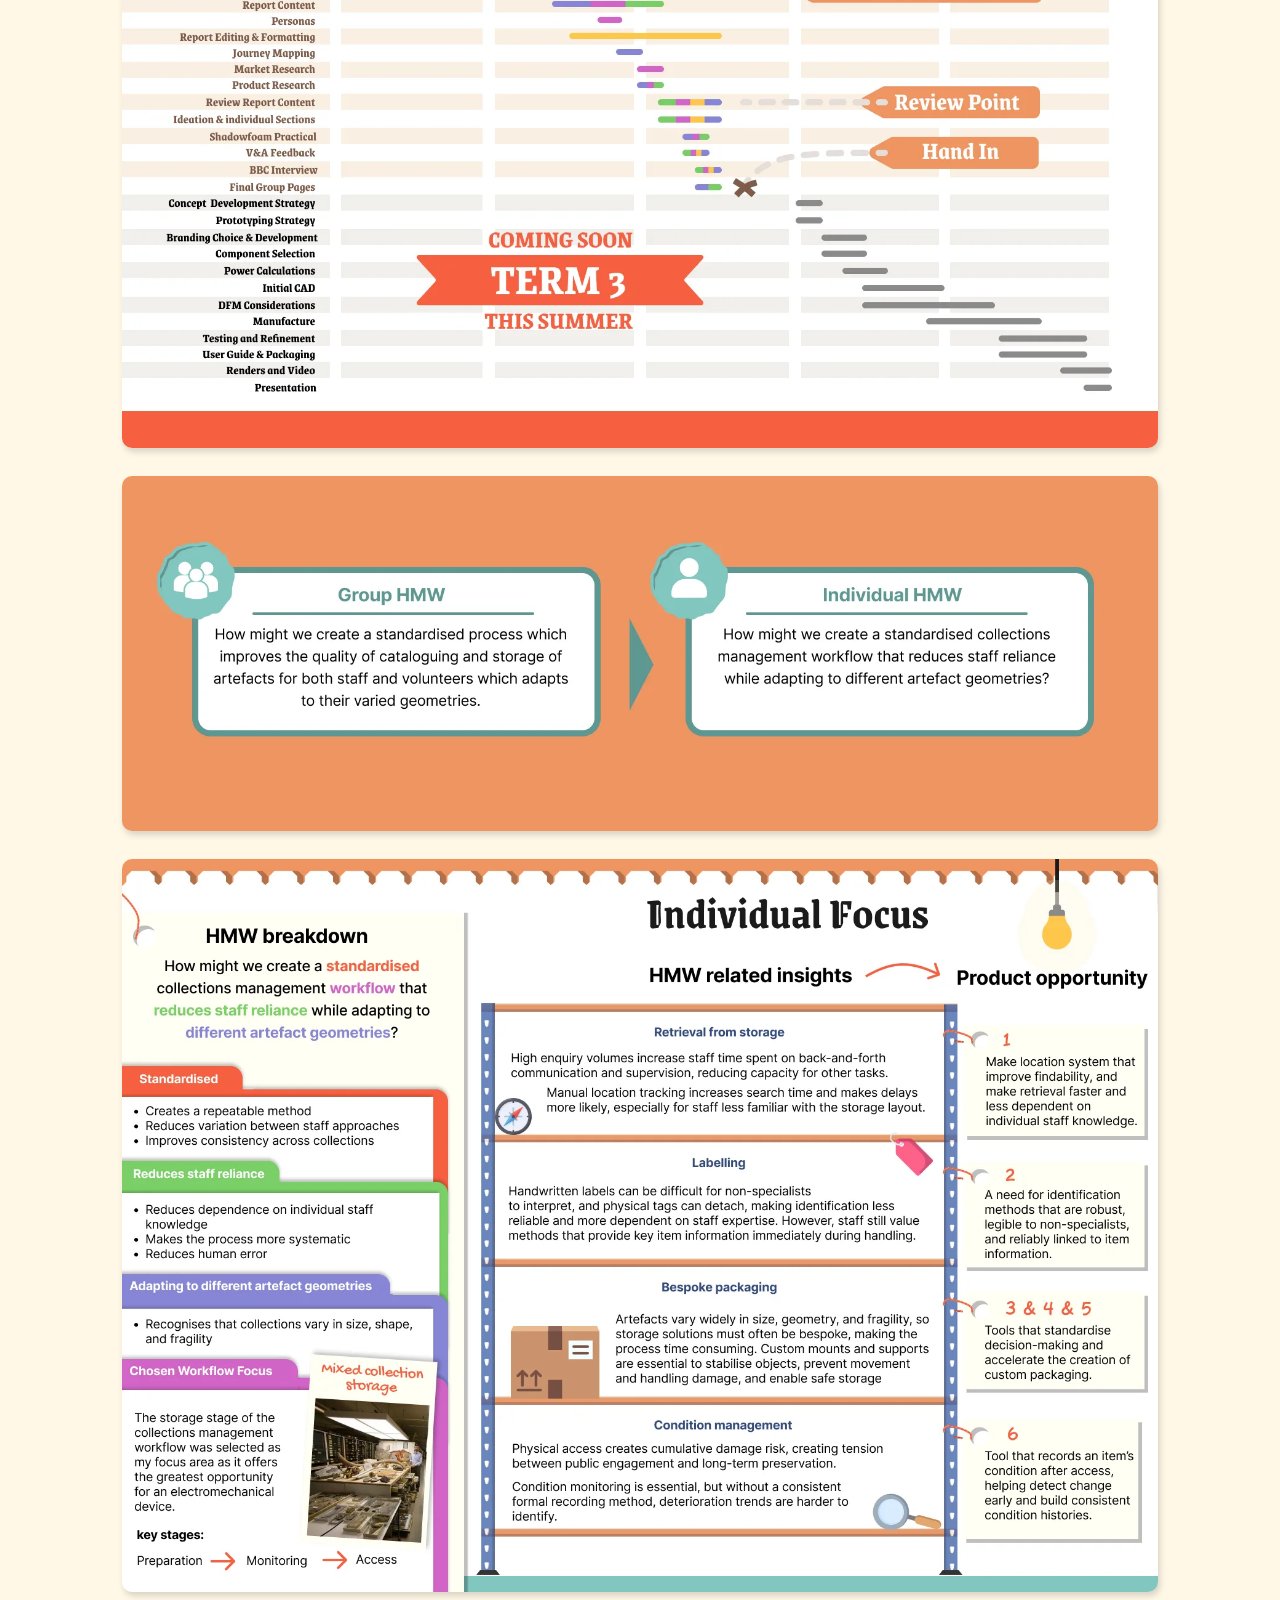
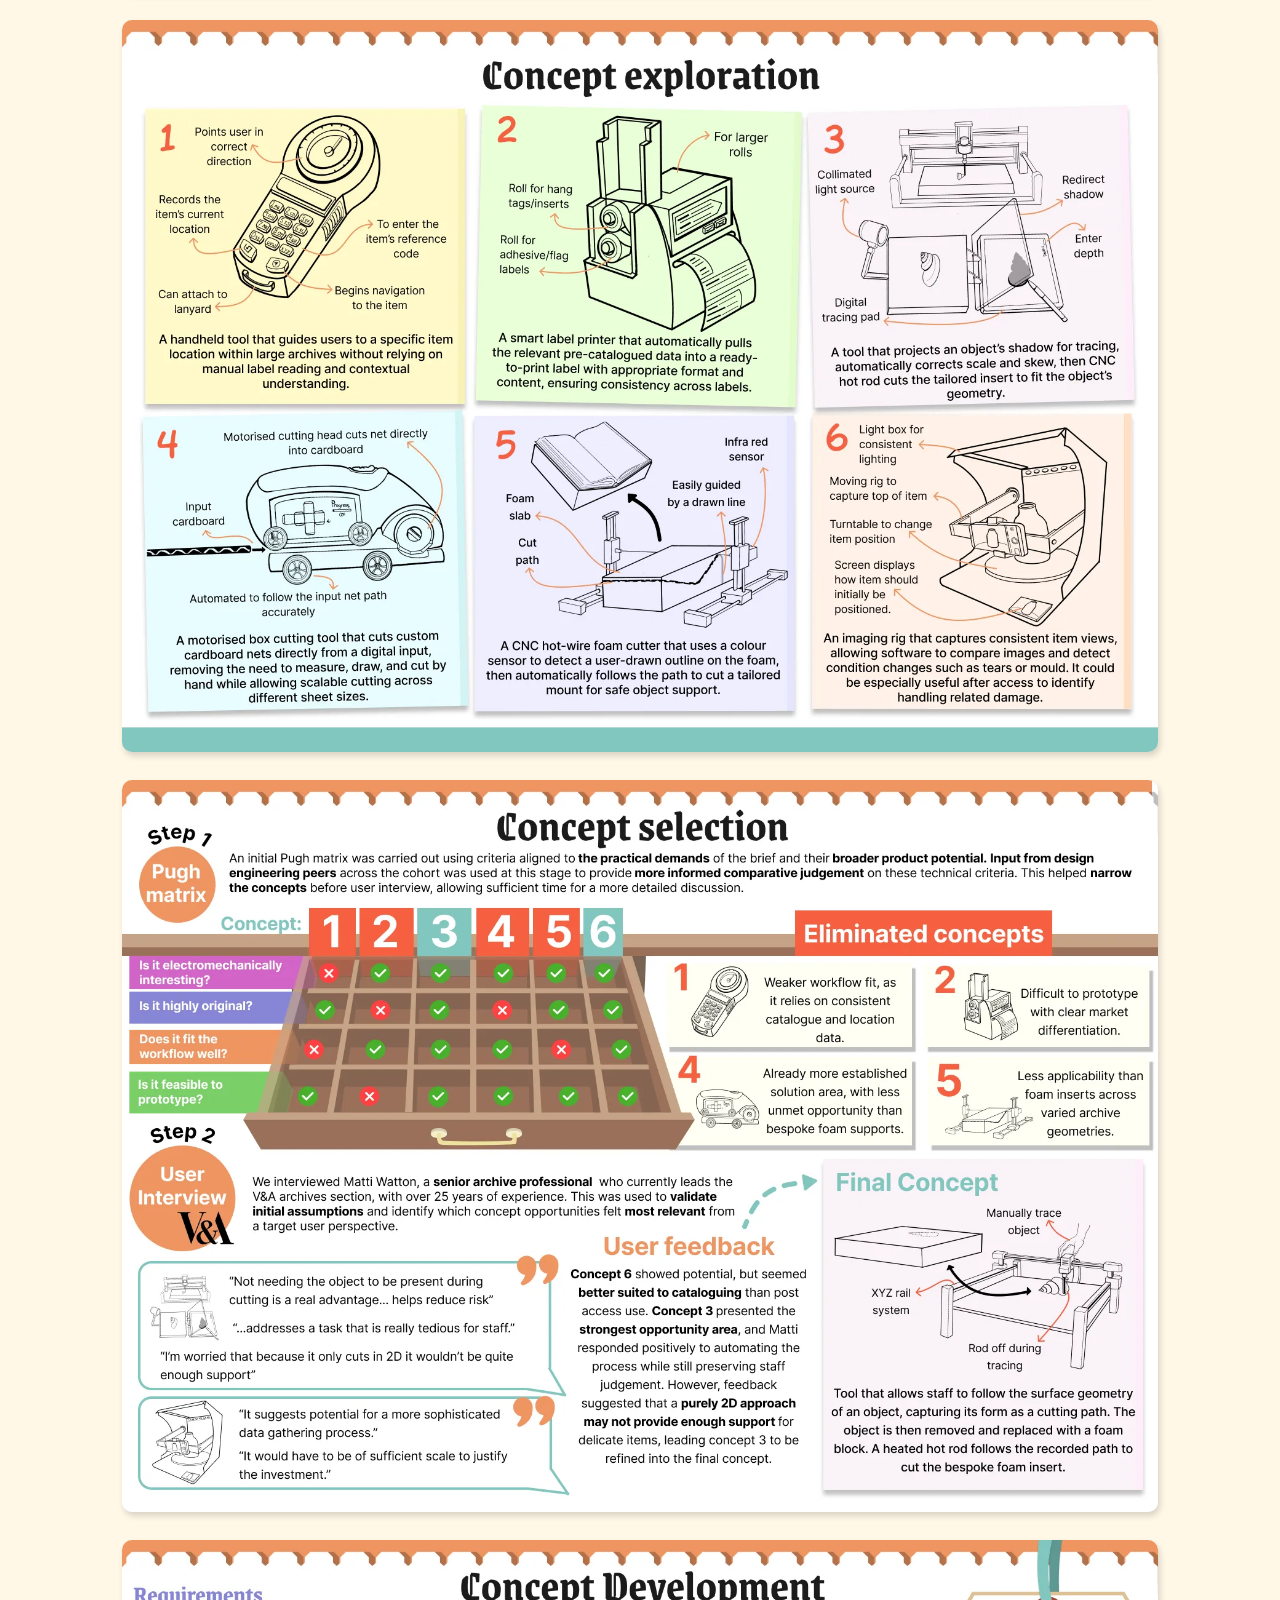
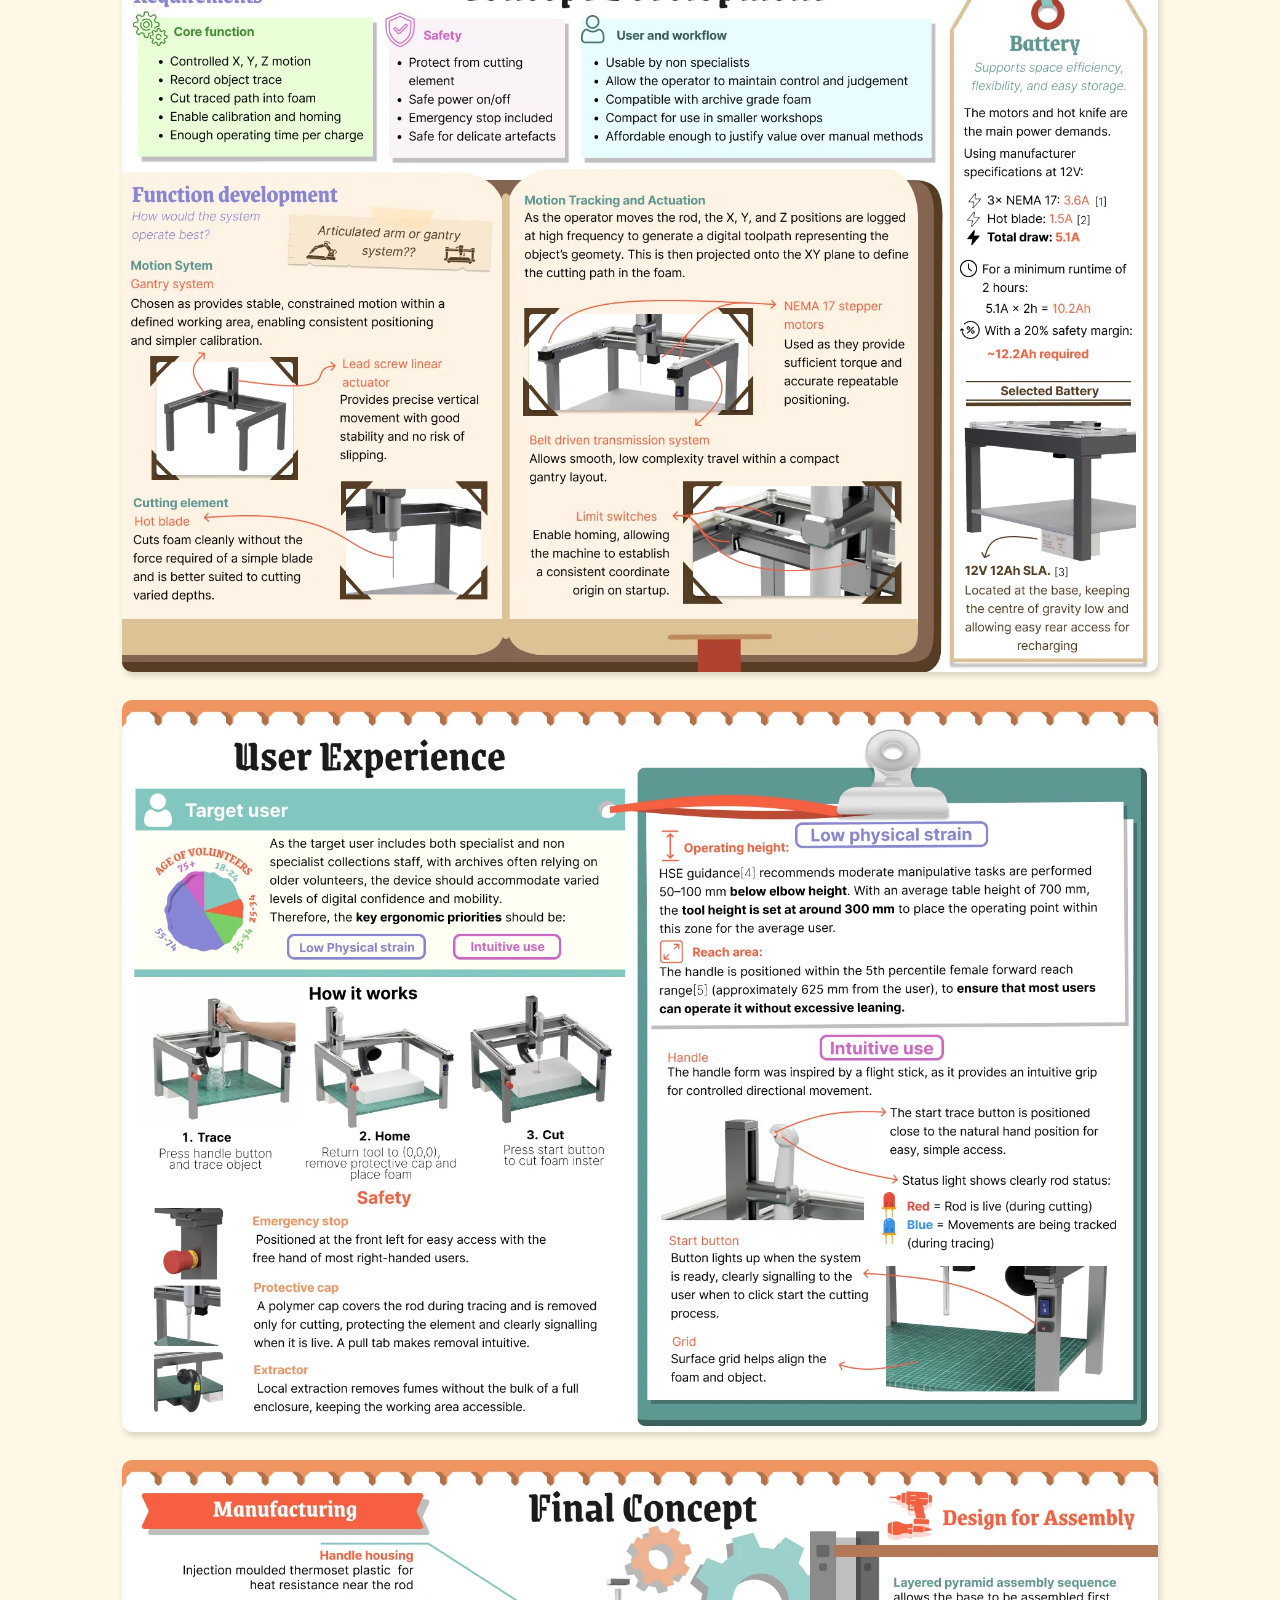
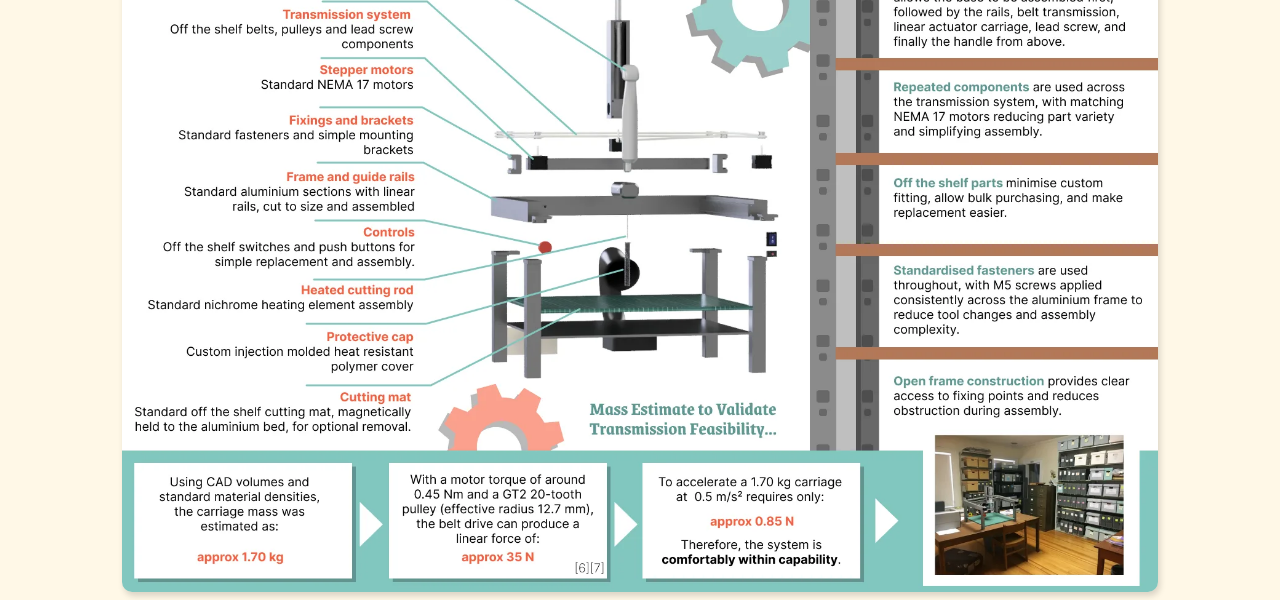
<file: behind-the-collection.html>
<!doctype html>
<html lang="en">
<head>
  <meta charset="utf-8">
  <meta name="viewport" content="width=device-width, initial-scale=1">
  <title>Behind the Collection | Leia Whitaker</title>
  <meta name="description" content="Behind the Collection: the full research and design process for a tool that creates bespoke protective foam inserts for museum and archive objects.">
  <meta name="theme-color" content="#fff8e7">
  <link rel="preconnect" href="https://fonts.googleapis.com">
  <link rel="preconnect" href="https://fonts.gstatic.com" crossorigin>
  <link href="https://fonts.googleapis.com/css2?family=Fraunces:opsz,wght,SOFT,WONK@9..144,400,0,1;9..144,600,0,1;9..144,700,0,1&display=swap" rel="stylesheet">
  <link rel="stylesheet" href="styles.css?v=20261019143847">
</head>
<body>
  <div class="project-page project-page--wide">
    <header class="project-header">
      <a class="back-link" href="index.html#open=behind-the-collection"><span aria-hidden="true">←</span> Project overview</a>
      <h1 class="panel-title">Behind the Collection</h1>
    </header>

    <main class="process-slides">
      <section class="process-slide" id="team" aria-label="Meet the Team">
        <img src="assets/projects/behind-the-collection/slide-01.webp" width="1684" height="1190" alt="Meet the team: Ikem Enebeli (CIO, research data and outreach), Leia Whitaker (CTO, technical development), Tim Spawforth (CCO, communications and branding) and Will Purcell (COO, operations and planning)." decoding="async">
      </section>
      <section class="process-slide" id="archives-collections" aria-label="Archives &amp; Collections Management">
        <img src="assets/projects/behind-the-collection/slide-02.webp" width="1684" height="1190" alt="Archives and collections management in GLAM organisations: what it is, why it matters, the core workflow from acquisition to access, the stakeholders involved, and the fact that 91% of Historic Environment Records have a backlog." decoding="async">
      </section>
      <section class="process-slide" id="user-focus" aria-label="Operationalisation &amp; User Focus">
        <img src="assets/projects/behind-the-collection/slide-03.webp" width="1684" height="1190" alt="Operationalisation and user focus: interviews and snowball sampling, knowledge thresholds, observations, data synthesis, affinity diagrams and user personas, with a focus on archivists, collection managers, specialists and volunteers." loading="lazy" decoding="async">
      </section>
      <section class="process-slide" id="interviews" aria-label="Interviews &amp; Observations">
        <img src="assets/projects/behind-the-collection/slide-04.webp" width="1684" height="1190" alt="Interviews and observations: initial key findings, desk research, snowball sampling with organisations such as the V&amp;A, Natural History Museum and UCL Institute of Archaeology, ethics, and key findings about backlogs, storage and digitisation." loading="lazy" decoding="async">
      </section>
      <section class="process-slide" id="insights" aria-label="Affinity &amp; Insights">
        <img src="assets/projects/behind-the-collection/slide-05.webp" width="1684" height="1190" alt="Affinity mapping and insights: every relevant piece of data sorted into themes such as staff experience, consumer experience, knowledge barriers, metadata, shapes and sizes and condition monitoring, leading to three How Might We questions." loading="lazy" decoding="async">
      </section>
      <section class="process-slide" id="journey-mapping" aria-label="Personas &amp; Journey Mapping">
        <img src="assets/projects/behind-the-collection/slide-06.webp" width="1684" height="1190" alt="Personas and journey mapping: Gerald, a member of the public, and Lexi, an archivist, mapped across the collection workflow from pre-ingest to exhibition, with pain points and combined How Might We statements." loading="lazy" decoding="async">
      </section>
      <section class="process-slide" id="market-analysis" aria-label="Market Analysis">
        <img src="assets/projects/behind-the-collection/slide-07.webp" width="1684" height="1190" alt="Market analysis: combined How Might We statements, gaps in the market, problem areas, an interview with the CEO of The London Archives, and target market and funding alignment across major institutions." loading="lazy" decoding="async">
      </section>
      <section class="process-slide" id="teardown" aria-label="Teardown: Label Printer">
        <img src="assets/projects/behind-the-collection/slide-08.webp" width="1684" height="1190" alt="Teardown of a handheld label printer, examining its PCB and battery, keypad, casing, NFC coil, gear reduction, heating element, DC motor and screen to inform design for manufacture." loading="lazy" decoding="async">
      </section>
      <section class="process-slide" id="competing-products" aria-label="Competing Product Analysis">
        <img src="assets/projects/behind-the-collection/slide-09.webp" width="1684" height="1190" alt="Competing product analysis of a 3D scanner, a box-making machine, Shadow Foam and an open-source scanner, with the pros, cons and pain points found by buying and testing them." loading="lazy" decoding="async">
      </section>
      <section class="process-slide" id="collection-management" aria-label="Collection Management">
        <img src="assets/projects/behind-the-collection/slide-10.webp" width="1684" height="1190" alt="Collection management: knowledge barriers and variable artefact geometries in cataloguing and storage, covering manipulation, locating items, monitoring and mounting." loading="lazy" decoding="async">
      </section>
      <section class="process-slide" id="calendar" aria-label="Project Calendar">
        <img src="assets/projects/behind-the-collection/slide-11.webp" width="1684" height="1190" alt="Project calendar from January to June showing research, reporting, ideation, prototyping and manufacture milestones for each team member." loading="lazy" decoding="async">
      </section>
      <section class="process-slide" id="hmw" aria-label="Group and Individual HMW">
        <img src="assets/projects/behind-the-collection/slide-12.webp" width="1684" height="578" alt="Group How Might We: create a standardised process which improves the quality of cataloguing and storage of artefacts for both staff and volunteers while adapting to their varied geometries. Individual How Might We: create a standardised collections management workflow that reduces staff reliance while adapting to different artefact geometries." loading="lazy" decoding="async">
      </section>
      <section class="process-slide" id="individual-focus" aria-label="Individual Focus">
        <img src="assets/projects/behind-the-collection/slide-13.webp" width="1684" height="1190" alt="Individual focus: breaking down the How Might We into related insights and product opportunities, choosing bespoke packaging within the collections management workflow." loading="lazy" decoding="async">
      </section>
      <section class="process-slide" id="concept-exploration" aria-label="Concept Exploration">
        <img src="assets/projects/behind-the-collection/slide-14.webp" width="1684" height="1190" alt="Concept exploration: six concepts including a location tracker, a label printer, a photography light box, a tracing pad, a net-cutting machine and a foam-cutting tool." loading="lazy" decoding="async">
      </section>
      <section class="process-slide" id="concept-selection" aria-label="Concept Selection">
        <img src="assets/projects/behind-the-collection/slide-15.webp" width="1684" height="1190" alt="Concept selection using a Pugh matrix and a user interview with a senior archive professional, leading to the final concept: a tool that traces an object and cuts a bespoke foam insert." loading="lazy" decoding="async">
      </section>
      <section class="process-slide" id="concept-development" aria-label="Concept Development">
        <img src="assets/projects/behind-the-collection/slide-16.webp" width="1684" height="1190" alt="Concept development: requirements, function development, motion tracking and actuation with NEMA 17 steppers and a gantry, a hot blade cutting element, and battery sizing." loading="lazy" decoding="async">
      </section>
      <section class="process-slide" id="user-experience" aria-label="User Experience">
        <img src="assets/projects/behind-the-collection/slide-17.webp" width="1684" height="1190" alt="User experience: target users, operating height and reach, how it works in three steps (trace, home, cut), safety features and intuitive use." loading="lazy" decoding="async">
      </section>
      <section class="process-slide" id="final-concept" aria-label="Final Concept">
        <img src="assets/projects/behind-the-collection/slide-18.webp" width="1684" height="1190" alt="Final concept: manufacturing and design for assembly using standard components such as aluminium extrusions, NEMA 17 motors and a nichrome cutting rod, with a mass estimate validating the transmission." loading="lazy" decoding="async">
      </section>
    </main>

  </div>

  <a class="back-to-start" href="#team"><span aria-hidden="true">↑</span> Back to the start</a>
  <script>
    // Show "Back to the start" once you've scrolled past the first slide
    const backBtn = document.querySelector('.back-to-start');
    const firstSlide = document.querySelector('.process-slide');
    new IntersectionObserver(([e]) => {
      backBtn.classList.toggle('is-visible', !e.isIntersecting && e.boundingClientRect.top < 0);
    }).observe(firstSlide);
    backBtn.addEventListener('click', (e) => {
      e.preventDefault();
      const smooth = !matchMedia('(prefers-reduced-motion: reduce)').matches;
      scrollTo({ top: 0, behavior: smooth ? 'smooth' : 'auto' });
      history.replaceState(null, '', location.pathname);
    });
  </script>
</body>
</html>
</file>
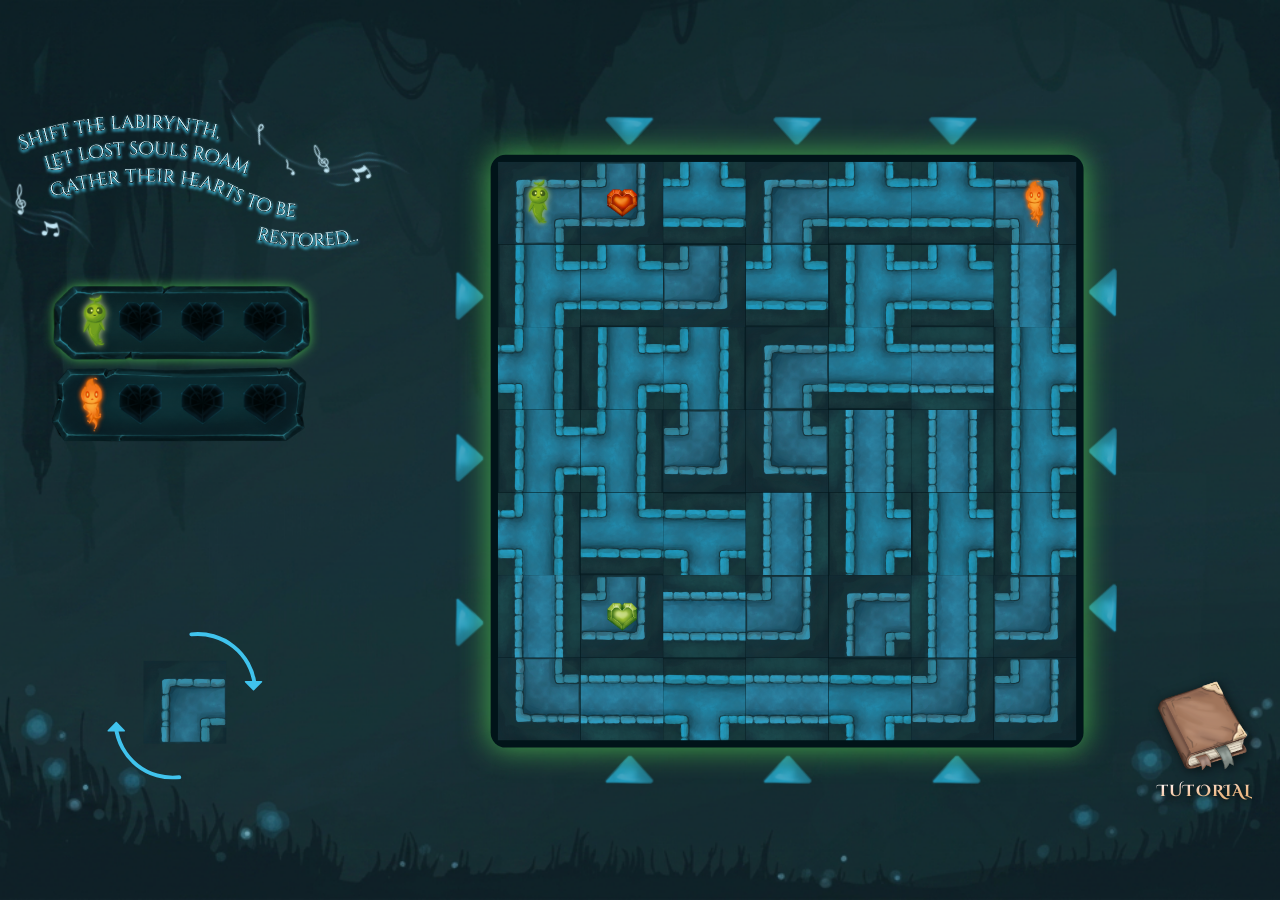
<file: labyrinth-game/game.html>
﻿<!DOCTYPE html>
<html lang="en-gb">
<meta charset="utf-8">
<title>Labyrinth</title>
<link rel="stylesheet" href="default.css?v=2">
<link rel="stylesheet" href="game.css?v=2">
<link rel="icon" href="./assets/Earthtransformed.png">
<script type="module" src="game.js"></script>
<meta name="viewport" content="width=device-width, initial-scale=1.0">


<body>
<main id="game_screen">

    <img id="poem" src="assets/PoemLines.svg" alt="Shift the maze, 
    let lost souls roam. Gather their hearts to be restored...">

    <div id="player_panels">

        <div class="player_panel" id="panel_1" data-player="1">
            <img class="panel_bg" src="assets/rectangular3.png" alt="">
            <img class="panel_character" src="assets/EarthCharacter.png" alt="Player 1">
            <div class="heart_row">
                <img class="heart" src="assets/HeartSlot.png" alt="">
                <img class="heart" src="assets/HeartSlot.png" alt="">
                <img class="heart" src="assets/HeartSlot.png" alt="">
            </div>
        </div>

        <div class="player_panel" id="panel_2" data-player="2">
            <img class="panel_bg" src="assets/rectangular2.png" alt="">
            <img class="panel_character" src="assets/FireCharacter.png" alt="Player 2">
            <div class="heart_row">
                <img class="heart" src="assets/HeartSlot.png" alt="">
                <img class="heart" src="assets/HeartSlot.png" alt="">
                <img class="heart" src="assets/HeartSlot.png" alt="">
            </div>
        </div>

        <div class="player_panel" id="panel_3" data-player="3">
            <img class="panel_bg" src="assets/rectangular3.png" alt="">
            <img class="panel_character" src="assets/Shadowcharacter.png" alt="Player 3">
            <div class="heart_row">
                <img class="heart" src="assets/HeartSlot.png" alt="">
                <img class="heart" src="assets/HeartSlot.png" alt="">
                <img class="heart" src="assets/HeartSlot.png" alt="">
            </div>
        </div>

        <div class="player_panel" id="panel_4" data-player="4">
            <img class="panel_bg" src="assets/Rectangular1.png" alt="">
            <img class="panel_character" src="assets/WindCharacter.png" alt="Player 4">
            <div class="heart_row">
                <img class="heart" src="assets/HeartSlot.png" alt="">
                <img class="heart" src="assets/HeartSlot.png" alt="">
                <img class="heart" src="assets/HeartSlot.png" alt="">
            </div>
        </div>

    </div>

    <div id="spare_area">
        <div id="spare_tile"></div>
        <img id="rotate_arrows" src="assets/Rotatearrows.svg" alt="">
    </div>

    <div class="push_arrow arrow_down" data-dir="top" data-column="1"><img src="assets/ArrowPointer.svg" alt="Push column 1 down"></div>
    <div class="push_arrow arrow_down" data-dir="top" data-column="3"><img src="assets/ArrowPointer.svg" alt="Push column 3 down"></div>
    <div class="push_arrow arrow_down" data-dir="top" data-column="5"><img src="assets/ArrowPointer.svg" alt="Push column 5 down"></div>

    <div class="push_arrow arrow_up" data-dir="bot" data-column="1"><img src="assets/ArrowPointer.svg" alt="Push column 1 up"></div>
    <div class="push_arrow arrow_up" data-dir="bot" data-column="3"><img src="assets/ArrowPointer.svg" alt="Push column 3 up"></div>
    <div class="push_arrow arrow_up" data-dir="bot" data-column="5"><img src="assets/ArrowPointer.svg" alt="Push column 5 up"></div>

    <div class="push_arrow arrow_right" data-dir="left" data-row="1"><img src="assets/ArrowPointer.svg" alt="Push row 1 right"></div>
    <div class="push_arrow arrow_right" data-dir="left" data-row="3"><img src="assets/ArrowPointer.svg" alt="Push row 3 right"></div>
    <div class="push_arrow arrow_right" data-dir="left" data-row="5"><img src="assets/ArrowPointer.svg" alt="Push row 5 right"></div>

    <div class="push_arrow arrow_left" data-dir="right" data-row="1"><img src="assets/ArrowPointer.svg" alt="Push row 1 left"></div>
    <div class="push_arrow arrow_left" data-dir="right" data-row="3"><img src="assets/ArrowPointer.svg" alt="Push row 3 left"></div>
    <div class="push_arrow arrow_left" data-dir="right" data-row="5"><img src="assets/ArrowPointer.svg" alt="Push row 5 left"></div>

    <div id="game_board"></div>

    <a id="tutorial_button" href="tutorial.html">
        <img id="tutorial_book" src="assets/TutorialBook.png" alt="Open tutorial">
        <span id="tutorial_label">Tutorial</span>
    </a>

</main>

<div id="portal_flash"></div>

</body>
</html>
</file>
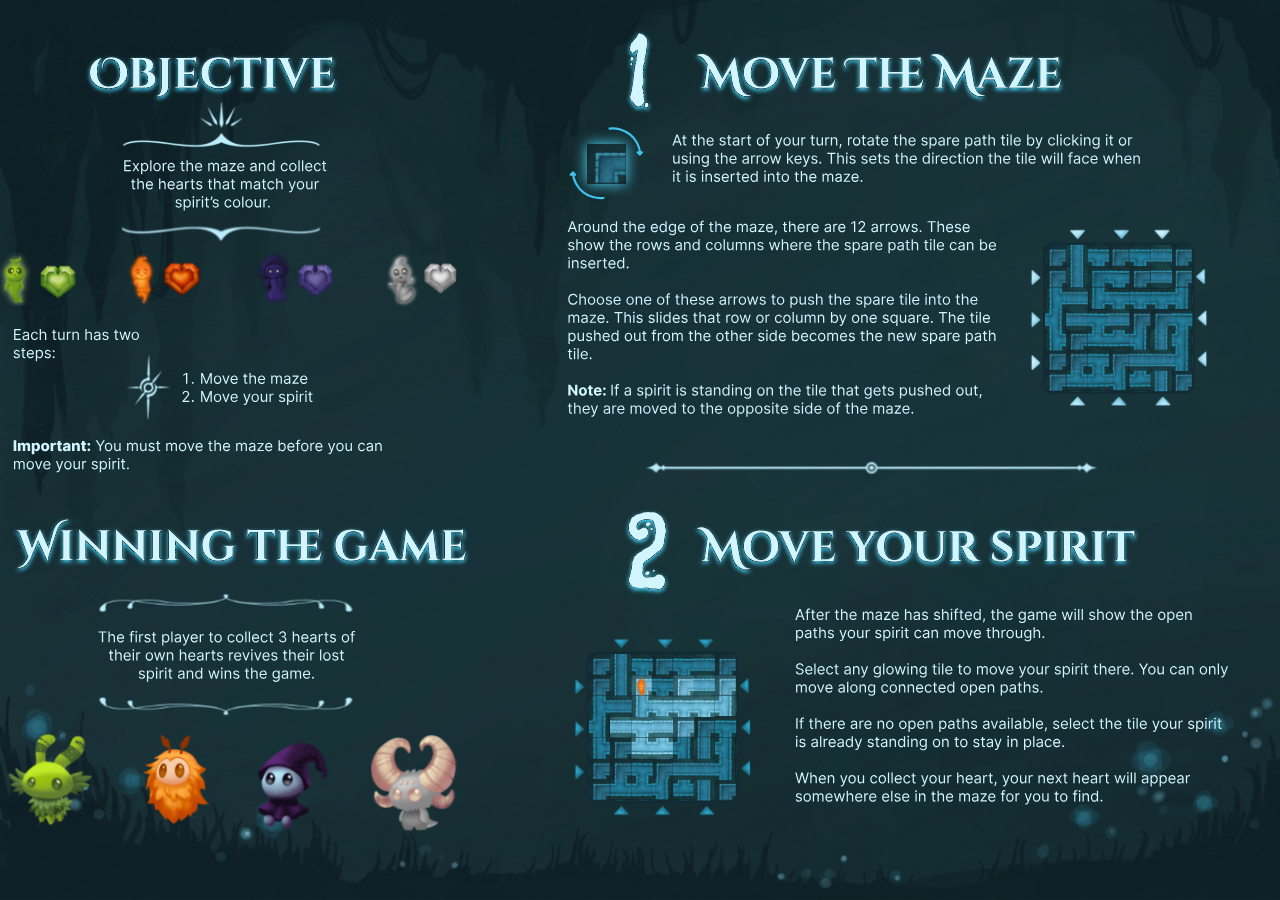
<file: labyrinth-game/tutorial.html>
<!DOCTYPE html>
<html lang="en-gb">
<meta charset="utf-8">
<title>Labyrinth – Tutorial</title>
<link rel="stylesheet" href="default.css?v=2">
<link rel="icon" href="./assets/Earthtransformed.png">
<meta name="viewport" content="width=device-width, initial-scale=1.0">
<style>
    body {
        background-image: url("assets/GameScreenBackground.png");
        background-size: cover;
        background-position: center;
        display: flex;
        align-items: center;
        justify-content: center;
    }

    #tutorial_info {
        width: 100vw;
        height: 100vh;
        object-fit: contain;
    }
</style>

<body>
    <img id="tutorial_info" src="assets/TutorialInfo.svg" alt="How to play Labyrinth">
</body>
</html>
</file>
<file: labyrinth-game/default.css>
/* ── Local fonts (bundled so the game works offline / on any machine) ── */

@font-face {
    font-family: "Cinzel Decorative";
    font-weight: 700;
    font-style: normal;
    font-display: block;
    src: url("assets/fonts/CinzelDecorative-Bold.ttf") format("truetype");
}


@font-face {
    font-family: "Cinzel";
    font-weight: 700;
    font-style: normal;
    font-display: block;
    src: url("assets/fonts/Cinzel-Bold.ttf") format("truetype");
}



@font-face {
    font-family: "UnifrakturCook";
    font-weight: 700;
    font-style: normal;
    font-display: block;
    src: url("assets/fonts/UnifrakturCook-Bold.ttf") format("truetype");
}



*, *::before, *::after {
    box-sizing: border-box;
    margin: 0;
    padding: 0;
}

html, body {
    height: 100%;
    overflow: hidden;
}


/* ── Full-screen menu container ── */

#menu_screen {
    position: relative;
    width: 100vw;
    height: 100vh;
    overflow: hidden;
    background-color: black;
}


/* ── Background layers (crossfade between closed and open portal) ── */

.background_layer {
    position: absolute;
    inset: 0;
    background-size: cover;
    background-position: center;
    transition: opacity 0.8s ease;
    z-index: 0;
}

#portal_closed {
    background-image: url('assets/MenuBackground1.png');
    opacity: 1;
}

#portal_open {
    background-image: url('assets/MenuBackground2.png');
    opacity: 0;
}

#menu_screen.portal_open #portal_open {
    opacity: 1;
}


/* ── LABYRINTH title ── */

#game_title {
    position: absolute;
    left: 12%;
    top: 10%;
    z-index: 10;
    filter: drop-shadow(4px 4px 4px #0F1024);
    font-family: "Cinzel Decorative", serif;
    font-size: clamp(48px, 8.3vw, 128px);
    font-weight: 700;
    line-height: normal;
    text-transform: uppercase;
    background: linear-gradient(180deg, #FFFFFF 0%, #5D6C9D 100%);
    background-clip: text;
    -webkit-background-clip: text;
    -webkit-text-fill-color: transparent;
}


/* ── Player picker ── */

#ui_panel {
    position: absolute;
    left: 25%;
    top: 30%;
    z-index: 11; /* above the characters, so Start Game can always be pressed */
    display: flex;
    flex-direction: column;
    align-items: center;
    gap: 1.8rem;
}

#count_selection {
    display: flex;
    flex-direction: column;
    align-items: center;
    gap: 0.8rem;
}

#count_selection_label {
    color: #AFC8F7;
    text-shadow: 0 4px 4px #0E1023;
    font-family: "Cinzel", serif;
    font-size: clamp(16px, 2.1vw, 32px);
    font-weight: 700;
    line-height: normal;
    text-transform: uppercase;
}

#player_buttons {
    display: flex;
    gap: 18px;
}

.player_button {
    appearance: none;
    -webkit-appearance: none;
    background: #0E0F23;
    border: 2px solid #7386C9;
    filter: drop-shadow(4px 4px 4px #0E1122);
    border-radius: 50%;
    height: clamp(55px, 5vw, 75px);
    width: clamp(55px, 5vw, 75px);
    display: flex;
    align-items: center;
    justify-content: center;
    cursor: pointer;
    opacity: 0.65;
    transition: opacity 0.2s, border-color 0.2s, box-shadow 0.2s, background 0.2s;
}

.player_button span {
    font-family: "UnifrakturCook", serif;
    font-size: clamp(30px, 3vw, 50px);
    font-weight: 700;
    line-height: 1;
    background: linear-gradient(180deg, #FFF 0%, #92F9F7 100%);
    background-clip: text;
    -webkit-background-clip: text;
    -webkit-text-fill-color: transparent;
    pointer-events: none;
}

.player_button:hover {
    opacity: 0.85;
    border-color: #A1F9F2;
}

.player_button.selected {
    opacity: 1;
    background: #47ADB7;
    border-color: #A1F9F2;
    border-width: 3px;
    box-shadow: 0 0 16px #A1F9F2,
            inset 0 0 8px #A1F9F2;
}


/* ── Start button ── */

#start_button {
    width: clamp(140px, 16vw, 260px);
    padding: clamp(8px, 0.7vw, 12px) 0;
    border-radius: 14px;
    border: 3px solid #A1F9F2;
    background: linear-gradient(180deg, rgba(161, 249, 242, 0.50) 0%, rgba(71, 173, 183, 0.50) 100%);
    box-shadow: 4px 4px 8px #0F1122;
    font-family: "Cinzel Decorative", serif;
    font-size: clamp(15px, 1.8vw, 26px);
    font-weight: 400;
    color: #BFFFFB;
    text-transform: uppercase;
    letter-spacing: 0.05em;
    opacity: 0.25;
    cursor: not-allowed;
    pointer-events: none;
    margin-top: 1rem;
    transition: opacity 0.3s, box-shadow 0.3s;
}

#start_button:not(:disabled) {
    opacity: 1;
    cursor: pointer;
    pointer-events: auto;
}

#start_button:not(:disabled):hover {
    background: linear-gradient(180deg, rgba(161, 249, 242, 0.70) 0%, rgba(71, 173, 183, 0.70) 100%);
    box-shadow: 4px 4px 20px rgba(161, 249, 242, 0.45);
}


/* ── Characters ── */

#characters {
    position: absolute;
    bottom: 14%;
    left: 16%;
    z-index: 10;
    display: flex;
    align-items: flex-end;
    gap: min(45px, 3.1vw);
    pointer-events: none; /* decoration only: never block clicks on the menu */
}

.character {
    display: none;
    align-items: flex-end;
}

.character.visible {
    display: flex;
    animation: slide-up ease-out both;
}

.character[data-count="1"].visible { animation-duration: 3.2s; }
.character[data-count="2"].visible { animation-duration: 2.6s; }
.character[data-count="3"].visible { animation-duration: 3.9s; }
.character[data-count="4"].visible { animation-duration: 2.9s; }

.character img {
    height: min(200px, 24vh); /* scale with the screen like the rest of the menu */
    width: auto;
    object-fit: contain;
    display: block;
}

.character.visible img {
    animation: floating ease-in-out infinite;
}

.character[data-count="1"].visible img { animation-duration: 3.2s; }
.character[data-count="2"].visible img { animation-duration: 2.6s; }
.character[data-count="3"].visible img { animation-duration: 3.9s; }
.character[data-count="4"].visible img { animation-duration: 2.9s; }

@keyframes floating {
    0%, 100% { transform: translateY(0); }
    50%       { transform: translateY(-12px); }
}

/* ── Portal blur-out (menu content blurs as flash arrives) ── */

@keyframes menu-blur-out {
    from { filter: blur(0px); }
    to   { filter: blur(18px); }
}

#menu_screen.portal-entering {
    animation: menu-blur-out 0.4s ease-in forwards;
}


/* ── Portal transition flash (exit) ── */

#portal_flash {
    position: fixed;
    inset: 0;
    z-index: 9999;
    pointer-events: none;
    opacity: 0;
}

@keyframes portal-flash-out {
    from { opacity: 0; }
    to   { opacity: 1; }
}

/* Background set here so it's already full-screen — only opacity animates */
#portal_flash.active {
    background: radial-gradient(circle at 50% 50%, white 0%, rgba(161, 249, 242, 1) 28%, rgba(71, 173, 183, 0.95) 58%, rgba(10, 30, 100, 0.92) 100%);
    animation: portal-flash-out 0.35s ease-in forwards;
}


@keyframes slide-up {
    from {
        transform: translateY(30px);
        opacity: 0;
    }
    to {
        transform: translateY(0);
        opacity: 1;
    }
}
</file>
<file: styles.css>
/* Design is 1280 × 813. --u is one design pixel, scaled to fit the viewport. */
:root {
  --cream: #fff8e7;
  --ink: #000;
  --ink-soft: #484848;
  --orange: #ee6a05;
  --u: min(100vw / 1280, 100svh / 813);
  --cu: var(--u); /* unit for corner pieces */
  --ease-pop: cubic-bezier(.34, 1.56, .64, 1);
}

*, *::before, *::after { box-sizing: border-box; }

html, body { margin: 0; }

body {
  background: var(--cream);
  color: var(--ink);
  font-family: "Fraunces", Georgia, serif;
  font-weight: 400;
  font-variation-settings: "SOFT" 0, "WONK" 1;
  -webkit-font-smoothing: antialiased;
}

.sr-only {
  position: absolute; width: 1px; height: 1px; overflow: hidden;
  clip: rect(0 0 0 0); white-space: nowrap;
}

.page {
  position: relative;
  min-height: 100vh;
  min-height: 100svh;
  overflow: hidden;
}

/* ---------- Shapes ---------- */

.corners { --k: var(--cu); }
.cluster { --k: var(--u); }

.piece, .dot {
  position: absolute;
  left: calc(var(--l) * var(--k));
  top: calc(var(--t) * var(--k));
  right: calc(var(--rt) * var(--k));
  bottom: calc(var(--b) * var(--k));
  width: calc(var(--w) * var(--k));
  height: calc(var(--h) * var(--k));
  display: flex;
  align-items: center;
  justify-content: center;
}

.piece > img, .dot > img {
  flex: none;
  display: block;
  width: calc(var(--iw) * var(--k));
  height: calc(var(--ih) * var(--k));
  rotate: var(--r, 0deg);
  scale: 1 var(--sy, 1);
}

/* As you scroll, each tile and circle rises faster than the page and turns slightly */
.page .piece {
  translate: 0 calc(var(--scroll, 0) * var(--speed, 0) * -1px);
  rotate: calc(var(--scroll, 0) * var(--spin, 0) * 1deg);
}

/* Tetris pieces and circles lift and tilt on hover */
.piece {
  z-index: 1;
  transition: transform .4s var(--ease-pop);
}
.piece:hover {
  z-index: 3;
  transform: translateY(calc(-10 * var(--k))) rotate(var(--tilt, -6deg));
}

.svg-defs { position: absolute; width: 0; height: 0; overflow: hidden; }

/* ---------- Nav ---------- */

.nav {
  position: absolute;
  z-index: 4;
  top: calc(54 * var(--u));
  left: calc(50% - 241 * var(--u));
  display: flex;
  gap: calc(100 * var(--u));
}

.nav-btn {
  position: relative;
  font-size: calc(32 * var(--u));
  line-height: calc(39 * var(--u));
  color: var(--ink-soft);
  text-decoration: none;
  white-space: nowrap;
  border-radius: 4px;
  transition: color .2s ease, transform .3s var(--ease-pop);
}
.nav-btn::after {
  content: "";
  position: absolute;
  left: 0; right: 0;
  bottom: calc(-4 * var(--u));
  height: max(2px, calc(3 * var(--u)));
  border-radius: 99px;
  background: var(--orange);
  transform: scaleX(0);
  transform-origin: left;
  transition: transform .3s ease;
}
.nav-btn:hover, .nav-btn:focus-visible {
  color: var(--ink);
  transform: translateY(calc(-2 * var(--u)));
}
.nav-btn:hover::after, .nav-btn:focus-visible::after { transform: scaleX(1); }
.nav-btn:focus-visible { outline: 2px solid var(--orange); outline-offset: 6px; }

/* ---------- Scroll cue: bobbing hand-drawn arrow, fades out as you scroll ---------- */

.scroll-cue {
  position: absolute;
  z-index: 4;
  left: 50%;
  bottom: max(20px, calc(40 * var(--u)));
  display: flex;
  flex-direction: column;
  align-items: center;
  gap: 2px;
  translate: -50% 0;
  color: var(--orange);
  text-decoration: none;
  opacity: clamp(0, 1 - var(--scroll, 0) / 250, 1);
  touch-action: manipulation;
}
.scroll-cue-text {
  font-family: "More Sugar", "Fraunces", cursive;
  font-size: max(18px, calc(24 * var(--u)));
  letter-spacing: .02em;
  rotate: -4deg;
}
.scroll-cue-arrow {
  width: max(30px, calc(40 * var(--u)));
  height: auto;
  fill: none;
  stroke: currentColor;
  stroke-width: 5;
  stroke-linecap: round;
  stroke-linejoin: round;
  animation: cue-bob 1.6s ease-in-out infinite;
}
@keyframes cue-bob {
  0%, 100% { transform: translateY(0); }
  50% { transform: translateY(8px); }
}
.scroll-cue:hover .scroll-cue-arrow { animation-duration: .8s; }
.scroll-cue:focus-visible { outline: 2px solid var(--orange); outline-offset: 6px; border-radius: 8px; }

/* ---------- Hero ---------- */

/* Hero origin = design point (91, 192) */
.hero {
  position: absolute;
  z-index: 2;
  left: calc(50% - 549 * var(--u));
  top: calc(50% - 214.5 * var(--u));
}

.cluster {
  position: relative;
  width: calc(359 * var(--u));
  height: calc(375 * var(--u));
}

/* Photo shape = assets/photo-mask.svg, inlined as #photo-clip */
.photo {
  position: absolute;
  z-index: 0;
  left: calc(54 * var(--u)); /* design: 94, nudged left on request */
  top: calc(53 * var(--u));
  width: calc(263 * var(--u));
  height: calc(239 * var(--u));
  perspective: 900px;
}
.photo img {
  position: absolute;
  left: calc(-166.39 * var(--u));
  top: calc(-112.94 * var(--u));
  width: calc(595.56 * var(--u));
  height: calc(597.81 * var(--u));
  max-width: none;
}
/* The photo is a card that flips over on hover (a tap on touch screens) to show a caption.
   Each face is cut to the photo shape itself, so the shape stays the same on both sides. */
.photo-card {
  position: absolute;
  inset: 0;
  transform-style: preserve-3d;
  transition: transform .8s cubic-bezier(.45, .05, .2, 1);
}
.photo:hover .photo-card { transform: rotateY(180deg); }
.photo-face {
  position: absolute;
  inset: 0;
  overflow: hidden;
  clip-path: url(#photo-clip);
  -webkit-backface-visibility: hidden;
  backface-visibility: hidden;
}
.photo-back {
  display: grid;
  place-items: center;
  /* text sits on the main body of the shape, right of the notch */
  padding: calc(24 * var(--u)) calc(22 * var(--u)) calc(24 * var(--u)) calc(62 * var(--u));
  background: var(--orange);
  color: #fff8e7;
  text-align: center;
  transform: rotateY(180deg);
}
.photo-back p {
  margin: 0;
  font-size: max(13px, calc(19 * var(--u)));
  line-height: 1.3;
}
@media (prefers-reduced-motion: reduce) { .photo-card { transition-duration: .01ms; } }

/* Profile photo (assets/profile-photo.webp), cropped to the shape's 263 × 239 proportions with
   the face on the main body of the shape (right of the notch). Overrides the old photo offsets. */
.photo .photo-portrait {
  left: 0;
  top: 0;
  width: 100%;
  height: 100%;
  object-fit: cover;
}

/* Intro origin = design point (518, 305) */
.intro {
  position: absolute;
  left: calc(427 * var(--u));
  top: calc(113 * var(--u));
}

.title {
  display: flex;
  align-items: flex-start;
  margin: 0;
  font-size: calc(64 * var(--u));
  font-weight: 400;
  line-height: calc(87 * var(--u));
  white-space: nowrap;
}

.hello { display: block; width: calc(136.08 * var(--u)); }

.bang {
  display: block;
  position: relative;
  top: calc(-5.115 * var(--u));
  width: calc(76.459 * var(--u));
  height: calc(90.885 * var(--u));
  overflow: hidden;
}
/* The PNG's alpha is the shape; #tint-orange fills it with --orange */
.bang img {
  position: absolute;
  left: calc(20.918 * var(--u));
  top: calc(-2.885 * var(--u));
  width: calc(59.869 * var(--u));
  height: calc(88 * var(--u));
  filter: url(#tint-orange);
}

.name { display: block; margin-left: calc(8.46 * var(--u)); }

.subtitle {
  position: absolute;
  left: 0;
  top: calc(102 * var(--u));
  width: calc(443 * var(--u));
  margin: 0;
  font-size: calc(24 * var(--u));
  line-height: normal;
  color: var(--ink-soft);
}


/* ---------- Phones & portrait screens: stack the layout ---------- */

@media (max-width: 700px), (max-aspect-ratio: 4/5) {
  :root {
    --u: min(100vw / 500, 100svh / 1060);
    --cu: calc(var(--u) * .6);
  }

  .page {
    display: flex;
    flex-direction: column;
    align-items: center;
    padding: calc(230 * var(--cu)) 16px calc(300 * var(--cu));
  }

  .nav {
    position: relative;
    top: auto;
    left: auto;
    gap: calc(44 * var(--u));
  }

  .hero {
    position: relative;
    left: auto;
    top: auto;
    display: flex;
    flex-direction: column;
    align-items: center;
    margin-top: calc(40 * var(--u));
  }

  .intro {
    position: relative;
    left: auto;
    top: auto;
    width: calc(444 * var(--u));
    height: calc(190 * var(--u));
    margin-top: calc(44 * var(--u));
  }
}

@media (prefers-reduced-motion: reduce) {
  .piece, .nav-btn, .nav-btn::after { transition-duration: .01ms !important; }
}

/* =========================================================
   Scroll sections: About, Projects, Contact
   Mobile-first; the desktop block matches the cover's breakpoint.
   ========================================================= */

@font-face {
  font-family: "More Sugar";
  src: url("assets/fonts/MoreSugar-Regular.woff") format("woff");
  font-display: swap;
}

:root {
  --green: #87aa1b;
  --pink: #f58673;
  --yellow: #ffc205;
  --blue: #60bde7;
}

body { overflow-x: clip; }

/* ---------- About: sun + rays, driven by --p (0 → 1) from script.js ---------- */

.about {
  --p: 0;
  position: relative;
  height: 210svh; /* 100svh pinned stage + 110svh of scroll to play the animation */
  container-type: inline-size;
}

/* "About" nav target: the point where the animation has finished */
.about-anchor { position: absolute; left: 0; bottom: 100svh; }

.about-stage {
  position: sticky;
  top: 0;
  height: 100svh;
  overflow: hidden;
}

/* Design canvas: 1280 × 1100 on phones (extra room for the text), 1280 × 895 on desktop.
   --a = one design pixel. */
.sun-canvas {
  --a: min(100cqw / 620, 100svh / 1150);
  position: absolute;
  left: 50%;
  bottom: 0;
  width: calc(1280 * var(--a));
  height: calc(1100 * var(--a));
  translate: -50% 0;
}

/* The sun rises out of the bottom of the screen and swells to full size.
   --e is an ease-out of the first half of the scroll. */
/* Solid orange sun: rises out of the bottom of the screen and swells to full size */
/* The sun inflates like a bubble: script.js sets --ty (rise), --sx and --sy (wobbly stretch) */
.sun {
  position: absolute;
  left: calc(-4 * var(--a));
  top: calc(235 * var(--a));
  width: calc(1288 * var(--a));
  height: calc(1288 * var(--a));
  max-width: none;
  transform: translateY(calc(var(--ty, 0) * var(--a))) scale(var(--sx, 1), var(--sy, 1));
  will-change: transform;
}

.about-content {
  --t: clamp(0, (var(--p) - 0.72) / 0.2, 1);
  position: absolute;
  inset: 0;
  opacity: var(--t);
  transform: translateY(calc((1 - var(--t)) * 40 * var(--a)));
}
.about-content > * { position: absolute; margin: 0; }

/* Title: an SVG the size of the sun canvas (viewBox in design units); the text runs along
   an arc that shares the sun's centre, so it is centred and follows the sun's curve. */
.about-title {
  left: 0;
  top: 0;
  width: calc(1280 * var(--a));
  height: calc(895 * var(--a));
}
.about-title svg { display: block; width: 100%; height: 100%; overflow: visible; }
.about-title text {
  font-family: "More Sugar", "Fraunces", cursive;
  font-size: 64px;
  font-weight: 400;
  letter-spacing: 2px;
  fill: #fff;
}

.about-illustration {
  left: calc(534.71 * var(--a));
  top: calc(401.79 * var(--a));
  width: calc(219.81 * var(--a));
  height: calc(194.87 * var(--a));
  overflow: hidden;
}
.about-illustration img {
  position: absolute;
  left: calc(-39.713 * var(--a));
  top: calc(-38.789 * var(--a));
  width: calc(290 * var(--a));
  height: calc(286.31 * var(--a));
  max-width: none;
  filter: url(#tint-white);
}

/* White on the orange sun only passes contrast as large text, so phones get 19px bold. */
.about-text {
  left: calc(640 * var(--a));
  top: calc(620 * var(--a));
  width: min(calc(612 * var(--a)), 100cqw - 40px);
  translate: -50% 0;
  font-size: 19px;
  font-weight: 700;
  line-height: 1.4;
  color: #fff;
  text-align: center;
  text-wrap: pretty;
}

/* ---------- Skills strip: scrolls sideways on its own ---------- */

.skills-strip {
  position: relative;
  z-index: 1;
  background: var(--cream);
  border-block: 10px solid var(--yellow);
}
.skills-strip::after { /* cream gap + thin second stripe */
  content: "";
  position: absolute;
  left: 0;
  right: 0;
  bottom: -22px;
  height: 12px;
  background: linear-gradient(var(--cream) 0 6px, var(--yellow) 6px 12px);
}

.skills-track {
  display: flex;
  width: max-content;
  animation: skills-scroll 45s linear infinite;
}
.skills-strip { overflow-x: clip; }
.skills-list {
  display: flex;
  align-items: center;
  gap: 16px;
  height: 64px;
  margin: 0;
  padding: 0 8px;
  list-style: none;
  font-size: 18px;
  color: var(--ink-soft);
  white-space: nowrap;
}
.skills-star img { display: block; width: 24px; height: 24px; }
@keyframes skills-scroll { to { transform: translateX(-50%); } } /* one full copy of the list */

/* ---------- Projects: heading + cards ---------- */

.projects-inner {
  width: 100%;
  max-width: 1280px;
  margin: 0 auto;
  padding: 64px 16px 0;
}

/* Heading collage, design origin (29, 1032) */
.projects-heading {
  position: relative;
  width: 365px;
  height: 121px;
  margin: 8px 0 -6px; /* scaled to .82 on phones, so the box is shorter than it looks */
  scale: .82;
  transform-origin: left top;
}
.projects-heading img { position: absolute; display: block; max-width: none; }
.ph-text  { left: 44.37px; top: 35.71px; width: 247px; height: 65px; }
.ph-blue  { left: 1px; top: 0; width: 58px; height: 58px; rotate: -90deg; scale: 1 -1; }
.ph-green { left: 0; top: 67px; width: 30px; height: 30px; rotate: 90deg; }
.ph-pink  { left: 248px; top: 4px; width: 53.5px; height: 179.5px; rotate: 90deg; }

.projects { padding-top: 12px; scroll-margin-top: 0; } /* room for the stripe under the skills strip */

/* Looping carousel. script.js sets each card's transform; --cs scales it to fit the screen. */
.carousel {
  --cs: 1;
  position: relative;
  padding-bottom: 20px;
  outline: none;
}
/* No focus outlines anywhere on the carousel or its dots */
.carousel, .carousel:focus, .carousel:focus-visible { outline: none; }

.carousel-viewport {
  position: relative;
  height: calc(574px * var(--cs)); /* card (530) + headroom for the Top pick sticker + tilt and shadow */
  overflow: hidden;
  touch-action: pan-y; /* vertical swipes scroll the page, sideways swipes move the carousel */
  cursor: default; /* the grab hand only shows while actually dragging */
  user-select: none;
}
.carousel-viewport.is-dragging,
.carousel-viewport.is-dragging * { cursor: grabbing !important; }
.cards > .card { cursor: pointer; } /* every card is clickable: current opens it, others slide to it */

.cards {
  position: absolute;
  inset: 0;
  scale: var(--cs);
  transform-origin: left top;
}

/* Every card sits at the top-left; script.js slides, scales and tilts it into place.
   Scaling is centred on the image (202.5px, 124px) so thumbnails line up with the big image.
   The springy curve overshoots a touch, so cards bounce into place. */
.cards > .card {
  position: absolute;
  left: 0;
  top: 24px; /* headroom for the Top pick sticker */
  transform-origin: 202.5px 124px;
  transition:
    transform .42s cubic-bezier(.34, 1.45, .64, 1),
    translate .3s var(--ease-pop),
    box-shadow .25s ease,
    background-color .25s ease;
}
.card img { -webkit-user-drag: none; }

/* Not the current project: just a small tilted photo, no card, no text */
.cards > .card:not(.is-active) {
  background-color: transparent;
  box-shadow: none;
  cursor: pointer;
}
.cards > .card:not(.is-active) > :not(.card-img, .fav-badge) { opacity: 0; }

/* Favourite projects: a tilted "Top pick" sticker on the corner (stays on the thumbnails too) */
.fav-badge {
  position: absolute;
  z-index: 1;
  top: -14px;
  right: -12px;
  display: flex;
  align-items: center;
  gap: 4px;
  padding: 5px 12px 5px 6px;
  border-radius: 99px;
  border: 3px solid var(--yellow);
  background: var(--cream);
  box-shadow: 1px 3px 0 rgba(0, 0, 0, .18);
  rotate: 8deg;
  font-family: "More Sugar", "Fraunces", cursive;
  font-size: 17px;
  line-height: 1;
  color: var(--ink-soft);
  white-space: nowrap;
}
.fav-badge img { width: 24px; height: 24px; }
.cards > .card:not(.is-active) .fav-badge { scale: 1.15; } /* readable when the card is shrunk */
.cards > .card:not(.is-active):hover { translate: 0 -14px; } /* lift, like the tetris pieces */
.card > :not(.card-img) { transition: opacity .2s ease, filter .45s ease; }

/* Card: 405 × 530, rounded, roomy padding; everything shares one 24px left edge.
   Room for two rows of tags and an 8-line description. */
.card {
  flex: none;
  display: flex;
  flex-direction: column;
  width: 405px;
  height: 530px;
  padding: 24px;
  border-radius: 26px;
  background: #fff0c2; /* soft tint of the palette yellow */
  box-shadow: 2px 4px 2px rgba(0, 0, 0, .25);
}
.card > * { flex: none; }

.card-img {
  display: block;
  width: 100%;
  height: 200px;
  border-radius: 16px;
  object-fit: cover;
  transition: filter .45s ease;
}

.tags {
  display: flex;
  flex-wrap: wrap;
  gap: 6px;
  margin: 14px 0 0;
  padding: 0;
  list-style: none;
}
.tag {
  height: 26px;
  padding: 0 8px;
  border: 2.5px solid;
  border-radius: 9px;
  background: var(--cream);
  font-size: 13px;
  font-weight: 600;
  line-height: 21px;
  color: var(--ink-soft);
  white-space: nowrap;
}
.tag--green  { border-color: var(--green); }
.tag--pink   { border-color: var(--pink); }
.tag--yellow { border-color: var(--yellow); }
.tag--blue   { border-color: var(--blue); }
.tag--orange { border-color: var(--orange); }

.card-title {
  margin: 10px 0 0;
  font-family: "More Sugar", "Fraunces", cursive;
  font-size: 22px;
  font-weight: 400;
  line-height: 1.15;
  letter-spacing: 0.01em;
  color: var(--ink-soft);
}
.card-text {
  display: -webkit-box;
  margin: 6px 0 0;
  overflow: hidden;
  -webkit-box-orient: vertical;
  -webkit-line-clamp: 8;
  font-size: 14px;
  line-height: 1.3;
  letter-spacing: -0.01em;
  color: var(--ink-soft);
}

/* Dots: a confetti row in the site's palette; the current project is the yellow star
   from the filter bar, spinning while autoplay counts down. */
.carousel-dots {
  display: flex;
  align-items: center;
  justify-content: center;
  gap: 4px;
  margin: 10px auto 0;
}
.carousel-dot {
  --c: var(--ink-soft);
  position: relative;
  display: grid;
  place-items: center;
  width: 26px;
  height: 30px;
  padding: 0;
  border: 0;
  background: none;
  cursor: pointer;
  touch-action: manipulation;
}
.carousel-dot::before { /* little coloured blob, each with its own tilt */
  content: "";
  width: 11px;
  height: 11px;
  border-radius: 4px 6px 5px 6px;
  background: var(--c);
  rotate: var(--tilt, 0deg);
  transition: scale .35s var(--ease-pop), translate .3s var(--ease-pop);
}
.carousel-dot:hover::before { translate: 0 -3px; }
.carousel-dot[aria-current="true"]::before { scale: 0; }
.carousel-dot[aria-current="true"]::after {
  content: "";
  position: absolute;
  inset: 0;
  margin: auto;
  width: 28px;
  height: 28px;
  background: url("assets/star.png") no-repeat center / contain;
  animation: star-pop .45s var(--ease-pop) both;
}
.carousel.is-autoplay .carousel-dot[aria-current="true"]::after {
  animation: star-pop .45s var(--ease-pop) both, star-spin var(--autoplay, 2s) linear .2s both;
}
.carousel.is-paused .carousel-dot[aria-current="true"]::after { animation-play-state: running, paused; }
@keyframes star-pop { from { scale: 0; } to { scale: 1; } }
@keyframes star-spin { from { rotate: 0deg; } to { rotate: 180deg; } }
.carousel-dot:focus, .carousel-dot:focus-visible { outline: none; }

/* Pause / play, drawn as a little rounded tile */
.carousel-toggle {
  position: relative;
  width: 26px;
  height: 22px;
  margin-left: 10px;
  padding: 0;
  border: 2px solid var(--ink-soft);
  border-radius: 7px;
  background: none;
  cursor: pointer;
  touch-action: manipulation;
  transition: translate .3s var(--ease-pop);
}
.carousel-toggle:hover { translate: 0 -2px; }
.carousel-toggle::before { /* pause: two bars */
  content: "";
  position: absolute;
  left: 7.5px;
  top: 5px;
  width: 2.5px;
  height: 8px;
  border-radius: 1px;
  background: var(--ink-soft);
  box-shadow: 4.5px 0 0 var(--ink-soft);
}
.carousel-toggle[data-state="paused"]::before { /* play: triangle */
  left: 8.5px;
  width: 0;
  height: 0;
  border-radius: 0;
  background: none;
  box-shadow: none;
  border-block: 4.5px solid transparent;
  border-left: 7px solid var(--ink-soft);
}
.carousel-toggle:focus, .carousel-toggle:focus-visible { outline: none; }

/* ---------- Contact ---------- */

.contact {
  container-type: inline-size;
  padding-top: 90px;
}

.contact-canvas {
  --k: min(1px, 100cqw / 1280); /* one design pixel (desktop), capped like the cards */
  --ik: .5px;                /* icon unit on phones */
  display: flex;
  flex-direction: column;
  align-items: center;
  gap: 28px;
}

.contact-title { margin: 0; width: 220px; }
.contact-title img { display: block; width: 100%; height: auto; }

.contact-illustration {
  position: relative;
  order: 3;
  width: 100%;
  aspect-ratio: 1135 / 383;
  overflow: hidden;
}
.contact-illustration img {
  position: absolute;
  left: 0;
  top: -47.781%; /* 183 / 383: the design crops the top of the drawing */
  width: 100%;
  height: auto;
  max-width: none;
  /* Already coloured green in the file: Safari drops SVG filters on images this large */
}

.contact-links {
  display: flex;
  flex-direction: column;
  align-items: center;
  gap: 16px;
  margin: 0;
  padding: 0;
  list-style: none;
}
.contact-links a {
  display: flex;
  align-items: center;
  gap: 10px;
  font-size: 17px;
  color: var(--ink-soft);
  text-decoration: none;
  touch-action: manipulation;
  transition: color .2s ease;
}
.contact-links a[href]:hover { color: var(--ink); }
.contact-links a:focus-visible { outline: 2px solid var(--orange); outline-offset: 4px; }
.cl-cv .cl-text, .cl-linkedin .cl-text { text-decoration: underline; text-underline-position: from-font; } /* the email shows "Copy email" instead */

/* Email: clicking copies the address (script.js); a little label above says so */
.cl-email a { position: relative; }
.cl-email a::after {
  content: "Copy email";
  position: absolute;
  bottom: calc(100% + 6px);
  left: 50%;
  padding: 5px 10px;
  border-radius: 8px;
  background: var(--ink-soft);
  color: var(--cream);
  font-size: 14px;
  line-height: 1.2;
  white-space: nowrap;
  pointer-events: none;
  opacity: 0;
  translate: -50% 4px;
  transition: opacity .2s, translate .2s;
}
.cl-email a.is-copied::after { content: "Copied!"; background: var(--green); }
.cl-email a:hover::after,
.cl-email a:focus-visible::after,
.cl-email a.is-copied::after { opacity: 1; translate: -50% 0; }

.cl-icon { position: relative; flex: none; overflow: hidden; }
.cl-icon img { position: absolute; left: 0; top: 0; max-width: none; filter: url(#tint-grey); }
.cl-email .cl-icon     { width: calc(83 * var(--ik)); height: calc(77 * var(--ik)); }
.cl-email .cl-icon img { width: calc(83 * var(--ik)); height: calc(83 * var(--ik)); }
.cl-cv .cl-icon        { width: calc(70 * var(--ik)); height: calc(86 * var(--ik)); }
.cl-cv .cl-icon img    { width: calc(70 * var(--ik)); height: calc(86 * var(--ik)); }
.cl-linkedin .cl-icon  { width: calc(82 * var(--ik)); height: calc(74 * var(--ik)); }
.cl-linkedin .cl-icon img {
  left: calc(-14 * var(--ik));
  top: calc(-7 * var(--ik));
  width: calc(112 * var(--ik));
  height: calc(81 * var(--ik));
}

/* ---------- Desktop / landscape: match the Figma layout ---------- */

@media (min-width: 701px) and (min-aspect-ratio: 4/5) {
  .sun-canvas {
    --a: min(100cqw / 1280, 100svh / 895);
    height: calc(895 * var(--a));
  }
  .about-text {
    top: calc(641 * var(--a));
    width: calc(612 * var(--a));
    font-size: calc(24 * var(--a));
    font-weight: 600;
    line-height: 1.24;
  }

  .skills-list { gap: 22px; height: 80px; padding: 0 11px; font-size: 24px; }
  .skills-star img { width: 35px; height: 35px; }

  .projects-inner { padding: 104px 13px 0; }
  .projects-heading { margin: 0 0 4px 16px; scale: 1; }

  /* Contact: design canvas from y = 2380 to 2816, positioned like Figma */
  .contact { padding-top: 149px; }
  .contact-canvas {
    display: block;
    position: relative;
    width: calc(1280 * var(--k));
    height: calc(436 * var(--k));
    margin: 0 auto;
  }
  .contact-canvas > * { position: absolute; }
  .contact-title { left: calc(500.615 * var(--k)); top: calc(27.42 * var(--k)); width: calc(276 * var(--k)); }
  .contact-illustration { left: calc(73 * var(--k)); top: calc(53 * var(--k)); width: calc(1135 * var(--k)); }
  .contact-canvas { --ik: calc(var(--k) * .8); }
  .contact-links {
    left: 0;
    right: 0;
    top: calc(185 * var(--k));
    flex-direction: row;
    flex-wrap: wrap;
    justify-content: center;
    gap: calc(14 * var(--k)) calc(48 * var(--k));
  }
  .cl-email { flex-basis: 100%; display: flex; justify-content: center; }
  .contact-links a { gap: calc(12 * var(--k)); font-size: calc(24 * var(--k)); }
}

@media (prefers-reduced-motion: reduce) {
  .skills-track, .scroll-cue-arrow { animation: none; }
  .skills-strip { overflow-x: auto; }
  .cards > .card, .card > *, .carousel-dot::before, .carousel-toggle { transition-duration: .01ms !important; }
}

/* =========================================================
   Project detail: "View project" button, slide-up panel, project page
   ========================================================= */

.card-open {
  align-self: flex-start;
  margin-top: auto;
  padding: 6px 14px;
  border: 2.5px solid var(--ink-soft);
  border-radius: 99px;
  background: var(--cream);
  font: inherit;
  font-size: 14px;
  font-weight: 600;
  color: var(--ink-soft);
  cursor: pointer;
  touch-action: manipulation;
  transition: background-color .2s ease, color .2s ease, translate .3s var(--ease-pop);
}
.card-open:hover { background: var(--ink-soft); color: var(--cream); translate: 0 -2px; }
.card-open:focus-visible { outline: 2px solid var(--orange); outline-offset: 3px; }
.cards > .card:is([data-project], [data-pdf]).is-active { cursor: pointer; }
a.card-open { text-decoration: none; } /* PDF cards use a link, styled like the buttons */
.cards > .card:not(.is-active) .card-open { pointer-events: none; }

/* --- Slide-up panel. Narrower than the screen, so the blurred page shows around it. */
.project-panel {
  position: fixed;
  inset: auto 0 0 0;
  width: min(900px, 100%);
  max-width: none;
  height: calc(100svh - 32px);
  max-height: none;
  margin: 0 auto;
  padding: 0;
  border: 0;
  border-radius: 0; /* square, so the scrollbar runs cleanly up to the top */
  background: var(--cream);
  color: var(--ink);
  box-shadow: 0 -10px 40px rgba(0, 0, 0, .18);
  overflow: hidden;
}
.project-panel[open] { animation: panel-up .6s cubic-bezier(.22, 1, .36, 1); }
.project-panel.is-closing { animation: panel-down .35s cubic-bezier(.5, 0, .75, 0) forwards; }
.project-panel::backdrop {
  background: rgba(60, 40, 10, .22);
  -webkit-backdrop-filter: blur(10px);
  backdrop-filter: blur(10px);
  animation: backdrop-in .4s ease both;
}
.project-panel.is-closing::backdrop { animation: backdrop-out .35s ease both; }
@keyframes panel-up { from { transform: translateY(100%); } }
@keyframes panel-down { to { transform: translateY(100%); } }
@keyframes backdrop-in { from { opacity: 0; } }
@keyframes backdrop-out { to { opacity: 0; } }
html.panel-open { overflow: hidden; }

.panel-scroll {
  height: 100%;
  overflow-y: auto;
  overscroll-behavior: contain;
}

.panel-bar {
  position: sticky;
  top: 0;
  z-index: 2;
  display: flex;
  align-items: center;
  justify-content: space-between;
  gap: 16px;
  padding: 14px 18px 12px 24px;
  background: var(--cream);
  border-bottom: 3px solid var(--yellow);
}
.panel-title {
  margin: 0;
  font-family: "More Sugar", "Fraunces", cursive;
  font-size: 28px;
  font-weight: 400;
  color: var(--ink-soft);
}
.panel-close {
  display: grid;
  place-items: center;
  width: 44px;
  height: 44px;
  padding: 0;
  border: 2.5px solid var(--ink-soft);
  border-radius: 50%;
  background: var(--cream);
  font-size: 26px;
  line-height: 1;
  color: var(--ink-soft);
  cursor: pointer;
  touch-action: manipulation;
  transition: background-color .2s ease, color .2s ease, rotate .3s var(--ease-pop);
}
.panel-close:hover { background: var(--ink-soft); color: var(--cream); rotate: 90deg; }
.panel-close:focus-visible { outline: 2px solid var(--orange); outline-offset: 3px; }

.panel-inner { padding: 24px 0 48px; }

/* --- Video: a thumbnail with a play button; the YouTube player loads on click */
.video-lite {
  position: relative;
  margin: 0 24px 28px;
  aspect-ratio: 16 / 9;
  border-radius: 20px;
  overflow: hidden;
  background: #1c1c1c;
  box-shadow: 2px 4px 2px rgba(0, 0, 0, .25);
}
.video-lite img,
.video-lite iframe {
  position: absolute;
  inset: 0;
  width: 100%;
  height: 100%;
  border: 0;
  object-fit: cover;
}
.video-play {
  position: absolute;
  inset: 0;
  display: grid;
  place-items: center;
  border: 0;
  background: rgba(0, 0, 0, .12);
  cursor: pointer;
  transition: background-color .2s ease;
}
.video-play span {
  display: grid;
  place-items: center;
  width: 84px;
  height: 84px;
  border-radius: 50%;
  background: var(--orange);
  box-shadow: 0 6px 18px rgba(0, 0, 0, .3);
  transition: scale .3s var(--ease-pop);
}
.video-play span::before { /* play triangle */
  content: "";
  margin-left: 6px;
  border-block: 15px solid transparent;
  border-left: 24px solid #fff;
}
.video-play:hover { background: rgba(0, 0, 0, 0); }
.video-play:hover span { scale: 1.1; }
.video-play:focus-visible span { outline: 3px solid #fff; outline-offset: 4px; }

/* --- The design board (exported from Figma, sliced so it loads in pieces) */
.board img { display: block; width: 100%; height: auto; }

/* --- Links with a preview of where they lead */
.panel-links {
  display: grid;
  grid-template-columns: 1fr;
  gap: 24px;
  padding: 40px 24px 0;
}
.preview-link {
  display: flex;
  flex-direction: column;
  gap: 14px;
  padding: 14px 14px 18px;
  border: 3px solid var(--yellow);
  border-radius: 24px;
  background: #fff0c2;
  color: var(--ink-soft);
  text-decoration: none;
  box-shadow: 2px 4px 2px rgba(0, 0, 0, .2);
  touch-action: manipulation;
  transition: translate .35s var(--ease-pop), box-shadow .35s ease;
}
.preview-img {
  display: block;
  aspect-ratio: 4 / 3;
  border-radius: 14px;
  overflow: hidden;
  background: #fff;
}
.preview-img img {
  display: block;
  width: 100%;
  height: auto;
  transition: translate 1.6s ease;
}
.preview-label {
  display: flex;
  align-items: baseline;
  justify-content: space-between;
  gap: 12px;
  font-family: "More Sugar", "Fraunces", cursive;
  font-size: 22px;
}
.preview-meta { flex: none; font-family: "Fraunces", Georgia, serif; font-size: 14px; white-space: nowrap; }
.preview-link:hover { translate: 0 -4px; box-shadow: 3px 8px 4px rgba(0, 0, 0, .18); }
.preview-link:hover .preview-img img { translate: 0 -18%; } /* scrolls the preview to hint at more */
.preview-link:focus-visible { outline: 3px solid var(--orange); outline-offset: 4px; }

@media (min-width: 640px) {
  .panel-links { grid-template-columns: 1fr 1fr; padding-inline: 32px; }
  .video-lite { margin-inline: 32px; }
}

/* --- Full project page (cardclutch.html) */
.project-page { max-width: 900px; margin: 0 auto; }
.project-header {
  display: flex;
  align-items: center;
  justify-content: space-between;
  gap: 16px;
  padding: 20px 24px 16px;
  border-bottom: 3px solid var(--yellow);
}
.back-link {
  display: inline-flex;
  align-items: center;
  gap: 8px;
  padding: 8px 16px;
  border: 2.5px solid var(--ink-soft);
  border-radius: 99px;
  font-size: 16px;
  font-weight: 600;
  color: var(--ink-soft);
  text-decoration: none;
  transition: background-color .2s ease, color .2s ease;
}
.back-link:hover { background: var(--ink-soft); color: var(--cream); }
.back-link:focus-visible { outline: 2px solid var(--orange); outline-offset: 3px; }
.project-page .panel-title { font-size: clamp(28px, 6vw, 44px); }

@media (prefers-reduced-motion: reduce) {
  .project-panel[open], .project-panel.is-closing, .project-panel::backdrop { animation: none; }
  .preview-link, .preview-img img, .card-open, .panel-close { transition: none; }
}

/* Big in-page video (e.g. Santa's Stuck demo) between board sections */
.video-big {
  padding: 32px 24px;
  background: #1f3d2b; /* deep Christmas green from the Santa boards */
}
.video-big video {
  display: block;
  width: 100%;
  aspect-ratio: 16 / 9;
  border-radius: 16px;
  background: #000;
  box-shadow: 0 8px 24px rgba(0, 0, 0, .35);
}
@media (min-width: 640px) { .video-big { padding: 40px 32px; } }

/* --- Playable game (Labyrinth) above its boards. The game draws on a fixed 1440 × 832 canvas
   and scales itself to whatever size the frame is. "Expand game" makes the frame fullscreen
   (or fills the window where fullscreen isn't available, e.g. iPhone). */
.panel-inner--flush { padding-top: 0; }
.game-block {
  padding: 32px 24px 28px;
  background: #1b2c32; /* the cave teal at the top of the Labyrinth board */
}
/* Just the game, with its controls floating in the top-right corner (a clear spot on every
   game screen): Expand game, and under it Back, which steps through the game's own pages. */
.game-frame {
  position: relative;
  aspect-ratio: 1440 / 832;
  border-radius: 16px;
  overflow: hidden;
  background: #0e1124;
}
.game-frame iframe {
  display: block;
  width: 100%;
  height: 100%;
  border: 0;
}
.game-controls {
  position: absolute;
  top: 12px;
  right: 12px;
  display: flex;
  flex-direction: column;
  align-items: flex-end;
  gap: 8px;
}
.game-btn {
  display: flex;
  align-items: center;
  gap: 8px;
  padding: 8px 14px 8px 12px;
  border: 1px solid rgba(166, 236, 230, .55);
  border-radius: 99px;
  background: rgba(8, 26, 31, .82);
  color: #d9fbf7;
  font: 600 14px/1 "Poppins", "Segoe UI", Arial, sans-serif;
  cursor: pointer;
  transition: background-color .2s, transform .2s var(--ease-pop);
}
.game-btn:hover { background: rgba(14, 48, 56, .95); transform: scale(1.04); }
.game-btn:focus-visible { outline: 2px solid var(--orange); outline-offset: 3px; }
.game-btn svg { fill: none; stroke: currentColor; stroke-width: 2; stroke-linecap: round; stroke-linejoin: round; }
.game-back:disabled { display: none; } /* on the game's first screen there's nowhere to go back to */
.game-expand .icon-shrink,
.game-frame.is-expanded .game-expand .icon-expand { display: none; }
.game-frame.is-expanded .game-expand .icon-shrink { display: inline; }
.game-hint {
  margin: 14px 4px 0;
  color: #b9d9d6;
  font: 400 14px/1.5 "Poppins", "Segoe UI", Arial, sans-serif;
  text-align: center;
}
@media (min-width: 640px) { .game-block { padding: 40px 32px 32px; } }

/* Expanded: the game fills the screen and scales up to match */
.game-frame.is-expanded {
  border-radius: 0;
  aspect-ratio: auto;
}
.game-frame.is-expanded:not(:fullscreen) { /* fallback where fullscreen isn't available */
  position: fixed;
  inset: 0;
  z-index: 10;
}

/* --- Phone demo (Lorra): a strip of app screens slides along behind a phone that stays in the
   middle, like a conveyor; each screen's caption fades in as it fills the phone (project.js). */
.phone-demo {
  --sw: clamp(128px, 26vw, 190px);       /* screen width */
  --sh: calc(var(--sw) * 1688 / 780);    /* screen height (390 × 844 frames) */
  --sg: clamp(12px, 2.4vw, 20px);        /* gap between screens */
  --bezel: 9px;
  --lorra-teal: #1d5e59;
  --lorra-coral: #e0644b;
  padding: 36px 0 44px;
  background: #fbf7f0; /* same cream as the Lorra boards */
  text-align: center;
}
.phone-demo-title {
  margin: 0 0 22px;
  color: var(--lorra-teal);
  font: 800 26px/1.1 "Overpass", "Segoe UI", Helvetica, Arial, sans-serif;
  letter-spacing: .02em;
  text-transform: uppercase;
}
.phone-demo-stage {
  position: relative;
  height: calc(var(--sh) + 2 * var(--bezel) + 40px);
  overflow: hidden;
  -webkit-mask-image: linear-gradient(90deg, transparent, #000 14%, #000 86%, transparent);
  mask-image: linear-gradient(90deg, transparent, #000 14%, #000 86%, transparent);
}
.phone-demo-track {
  position: absolute;
  top: calc(var(--bezel) + 14px);
  left: 0;
  display: flex;
  gap: var(--sg);
  transition: transform .9s cubic-bezier(.65, 0, .35, 1);
  will-change: transform;
}
.phone-demo-track.is-jumping { transition: none; } /* seamless loop: snap back a set */
.phone-demo-screen {
  display: block;
  flex: none;
  width: var(--sw);
  height: var(--sh);
  border-radius: calc(var(--sw) * .09);
  box-shadow: 0 4px 14px rgba(29, 94, 89, .14);
}
.phone-demo-phone {
  position: absolute;
  top: 14px;
  left: 50%;
  width: calc(var(--sw) + 2 * var(--bezel));
  height: calc(var(--sh) + 2 * var(--bezel));
  translate: -50% 0;
  border: var(--bezel) solid #15191c;
  border-radius: calc(var(--sw) * .09 + var(--bezel));
  box-shadow: 0 18px 36px rgba(0, 0, 0, .28);
  pointer-events: none;
}
.phone-demo-phone::before { /* camera pill */
  content: "";
  position: absolute;
  top: calc(var(--sw) * .03);
  left: 50%;
  width: 30%;
  height: calc(var(--sw) * .075);
  translate: -50% 0;
  border-radius: 99px;
  background: #15191c;
}
.phone-demo-captions {
  display: grid;
  max-width: 560px;
  margin: 10px auto 0;
  padding: 0 24px;
}
.phone-demo-caption {
  grid-area: 1 / 1;
  margin: 0;
  color: #2b2b2b;
  font: 400 16px/1.55 "Overpass", "Segoe UI", Helvetica, Arial, sans-serif;
  opacity: 0;
  translate: 0 8px;
  transition: opacity .25s, translate .25s;
}
.phone-demo-caption.is-current { /* fades in as its screen settles into the phone */
  opacity: 1;
  translate: 0 0;
  transition: opacity .45s .45s, translate .45s .45s;
}
.phone-demo-label {
  display: block;
  margin-bottom: 4px;
  color: var(--lorra-coral);
  font-size: 13px;
  font-weight: 800;
  letter-spacing: .12em;
  text-transform: uppercase;
}
.phone-demo-dots {
  display: flex;
  justify-content: center;
  gap: 8px;
  margin-top: 20px;
}
.phone-demo-dot {
  width: 9px;
  height: 9px;
  padding: 0;
  border: 0;
  border-radius: 99px;
  background: rgba(29, 94, 89, .3);
  cursor: pointer;
  transition: width .3s, background-color .3s;
}
.phone-demo-dot[aria-current="true"] { width: 26px; background: var(--lorra-teal); }
.phone-demo-dot:focus-visible { outline: 2px solid var(--orange); outline-offset: 3px; }
/* Back / forward arrows either side of the dots, below the screens so they never cover them */
.phone-demo-nav {
  display: flex;
  align-items: center;
  justify-content: center;
  gap: 18px;
  margin-top: 18px;
}
.phone-demo-nav .phone-demo-dots { margin-top: 0; }
.phone-demo-arrow {
  display: grid;
  place-items: center;
  width: 46px;
  height: 46px;
  padding: 0;
  border: 0;
  border-radius: 50%;
  background: var(--lorra-teal);
  color: #fff;
  box-shadow: 0 6px 16px rgba(29, 94, 89, .3);
  cursor: pointer;
  transition: background-color .2s, scale .2s var(--ease-pop);
}
.phone-demo-arrow:hover { background: var(--lorra-coral); scale: 1.08; }
.phone-demo-arrow:focus-visible { outline: 3px solid var(--orange); outline-offset: 3px; }
.phone-demo-arrow svg { width: 46%; height: 46%; fill: none; stroke: currentColor; stroke-width: 3; stroke-linecap: round; stroke-linejoin: round; }
#panel-lorra .panel-inner { background: #fbf7f0; } /* Lorra cream all the way down */

/* No stray focus line or blinking text cursor in the project panel when opened with the mouse.
   Keyboard users still get the orange focus ring on the buttons (:focus-visible). */
.project-panel,
.project-panel * { caret-color: transparent; }
.project-panel:focus,
.panel-scroll:focus,
.panel-title:focus { outline: none; }
.panel-close:focus:not(:focus-visible) { outline: none; }

/* --- Board with real "Find Out More" buttons laid exactly over the drawn ones.
   Positions are % of the 842 × 2230 Figma frame; sizes scale with the board's width. */
.board--links {
  position: relative;
  container-type: inline-size;
}
.find-more {
  position: absolute;
  display: flex;
  align-items: center;
  justify-content: center;
  gap: 0.45em;
  width: calc(148 / 842 * 100cqw);
  height: calc(35 / 842 * 100cqw);
  border-radius: 99px;
  background: #ef9562;
  font-family: "Poppins", "Segoe UI", Arial, sans-serif;
  font-size: calc(13 / 842 * 100cqw);
  font-weight: 700;
  color: #fff;
  text-decoration: none;
  white-space: nowrap;
  box-shadow: 0 0 0 rgba(0, 0, 0, 0);
  transition: translate .3s var(--ease-pop), background-color .2s ease, box-shadow .3s ease;
}
.find-more span { font-size: 1.35em; line-height: 1; }
.find-more:hover {
  translate: 0 -3px;
  background: #e5763c;
  box-shadow: 0 6px 12px rgba(0, 0, 0, .18);
}
.find-more:focus-visible { outline: 3px solid var(--ink-soft); outline-offset: 3px; }

/* One preview card on its own, centred */
.panel-links--single { grid-template-columns: minmax(0, 420px) !important; justify-content: center; }

/* --- Full process page: slides stacked with a small gap */
.project-page--wide { max-width: 1100px; }
.process-slides {
  display: grid;
  gap: 20px;
  padding: 24px 16px 8px;
}
.process-slide {
  scroll-margin-top: 16px;
  border-radius: 10px;
  overflow: hidden;
  box-shadow: 2px 4px 6px rgba(0, 0, 0, .15);
}
.process-slide img { display: block; width: 100%; height: auto; }
@media (min-width: 640px) { .process-slides { gap: 28px; padding-inline: 32px; } }
@media (prefers-reduced-motion: reduce) { .find-more { transition: none; } }

/* Process page: header stays at the top, plus a "back to the start" button once you scroll */
.project-page--wide .project-header {
  position: sticky;
  top: 0;
  z-index: 5;
  background: var(--cream);
}
.process-slide { scroll-margin-top: 96px; }
.back-to-start {
  position: fixed;
  right: max(16px, calc((100vw - 1100px) / 2 + 16px));
  bottom: 20px;
  z-index: 5;
  display: flex;
  align-items: center;
  gap: 8px;
  padding: 10px 18px;
  border: 2.5px solid var(--ink-soft);
  border-radius: 99px;
  background: var(--cream);
  font-size: 16px;
  font-weight: 600;
  color: var(--ink-soft);
  text-decoration: none;
  box-shadow: 0 4px 12px rgba(0, 0, 0, .15);
  opacity: 0;
  translate: 0 12px;
  pointer-events: none;
  transition: opacity .25s ease, translate .3s var(--ease-pop), background-color .2s ease, color .2s ease;
}
.back-to-start.is-visible { opacity: 1; translate: 0 0; pointer-events: auto; }
.back-to-start:hover { background: var(--ink-soft); color: var(--cream); }
.back-to-start:focus-visible { outline: 2px solid var(--orange); outline-offset: 3px; }
@media (prefers-reduced-motion: reduce) { .back-to-start { transition: none; } }

/* Long single board on a project page: rounded frame with a soft shadow */
.board--framed {
  margin: 0 16px;
  border-radius: 10px;
  overflow: hidden;
  box-shadow: 2px 4px 6px rgba(0, 0, 0, .15);
}
@media (min-width: 640px) { .board--framed { margin-inline: 32px; } }

/* "Discover The Research" buttons over the aircraft seat board (1190 × 2654 Figma frame) */
.discover-btn {
  position: absolute;
  display: flex;
  align-items: center;
  justify-content: center;
  gap: 0.6em;
  width: calc(295 / 1190 * 100cqw);
  height: calc(65 / 1190 * 100cqw);
  border: max(1px, calc(1 / 1190 * 100cqw)) solid #1f3a4d;
  border-radius: 99px;
  background: #536878;
  font-family: "Montserrat", "Segoe UI", Arial, sans-serif;
  font-size: calc(19 / 1190 * 100cqw);
  font-weight: 700;
  color: #fff;
  text-decoration: none;
  white-space: nowrap;
  transition: translate .3s var(--ease-pop), background-color .2s ease, box-shadow .3s ease;
}
.discover-btn span { font-size: 1.4em; line-height: 1; }
.discover-btn:hover {
  translate: 0 -3px;
  background: #43586a;
  box-shadow: 0 6px 12px rgba(0, 0, 0, .2);
}
.discover-btn:focus-visible { outline: 3px solid var(--orange); outline-offset: 3px; }
@media (prefers-reduced-motion: reduce) { .discover-btn { transition: none; } }

/* Landscape previews (e.g. Tilt Quest PDF covers) fill the preview box instead of leaving a gap */
.preview-img--fill img { height: 100%; object-fit: cover; }
.preview-link:hover .preview-img--fill img { translate: none; scale: 1.05; }
.preview-img--fill img { transition: scale .6s ease; }
</file>
<file: labyrinth-game/game.css>
﻿/* ── Game screen — fixed 1440 × 832 canvas, scaled to viewport by game.js ── */

@font-face {
    font-family: "cinzel decorative regular";
    font-weight: 700;
    font-style: normal;
    font-display: block;
    src: url("assets/fonts/CinzelDecorative-Regular.ttf") format("truetype");
}

body {
    background: url("assets/GameScreenBackground.png") center/cover no-repeat fixed;
    background-color: #0E1124;
}

#game_screen {
    position: fixed;
    top: 0;
    left: 0;
    width: 1440px;
    height: 832px;
    overflow: hidden;
    background: transparent;
    transform-origin: top left;
    animation: game-blur-in 1.3s ease-out both;
}

@keyframes game-blur-in {
    from { filter: blur(18px); }
    to   { filter: blur(0px); }
}



/* ── Poem (top-left) ── */

#poem {
    position: absolute;
    left: -100px;
    top: -100px;
    width: 600px;
    z-index: 10;
    pointer-events: none;
}



/* ── Player panels (left side) ── */

#player_panels {
    position: absolute;
    left: 53px;
    top: 221px;
    z-index: 10;
}

.player_panel {
    position: relative;
    display: flex;
    align-items: center;
    margin-bottom: -6px;
    transition: filter 0.4s ease;
}

#panel_1.active_player { filter: drop-shadow(0 0 6px rgba(80, 200, 80, 0.85)); }
#panel_2.active_player { filter: drop-shadow(0 0 6px rgba(220, 70, 70, 0.85)); }
#panel_3.active_player { filter: drop-shadow(0 0 6px rgba(170, 80, 220, 0.85)); }
#panel_4.active_player { filter: drop-shadow(0 0 6px rgba(150, 160, 175, 0.85)); }

.panel_bg {
    display: block;
}

#panel_1 .panel_bg { width: 311px; transform: scaleY(-1); }
#panel_2 .panel_bg { width: 293px;  }
#panel_3 .panel_bg { width: 311px;  }
#panel_4 .panel_bg { width: 313px;  transform: translateX(-5px); }

.panel_character {
    position: absolute;
    left: 30px;
    height: 72px;
    width: auto;
    object-fit: contain;
}

.heart_row {
    position: absolute;
    left: 80px;
    display: flex;
    gap: 20px;
    align-items: center;
}

.heart {
    width: 50px;
    object-fit: contain;
}


/* ── Spare tile + rotation arrows ── */

#spare_area {
    position: absolute;
    left: 110px;
    top: 600px;
    width: 195px;
    height: 200px;
    z-index: 10;
}

.rotate_arc {
    position: absolute;
    width: 95px;
    height: 95px;
}

#rotate_ccw { left: 0; top: 45px; }
#rotate_cw { right: 0; top: 45px; }

.rotate_tip {
    position: absolute;
    width: 18px;
    height: auto;
}

#rotate_ccw_tip { left: 8px; top: 118px; }
#rotate_cw_tip { right: 8px; top: 34px; }

#spare_tile {
    position: absolute;
    left: 50%;
    top: 50%;
    transform: translate(-50%, -50%);
    width: 93px;
    height: 93px;
}

#spare_tile .tile {
    width: 93px;
    height: 93px;
}

#rotate_arrows {
    position: absolute;
    width: 180px;
    top: 52%;
    left: 50%;
    transform: translate(-50%, -50%);
    pointer-events: none;
    z-index: 11;
}


/* ── Game board ── */

#game_board {
    position: absolute;
    left: 560px;
    top: 92px;
    width: 651px;
    height: 651px;
    background-color: #011419;
    border-radius: 9px;
    box-shadow: 0 0 0 8px #011419;
    display: grid;
    grid-template-columns: repeat(7, 93px);
    grid-template-rows: repeat(7, 93px);
    z-index: 10;
    overflow: visible;
    transition: box-shadow 0.4s ease;
}

#game_board.player-1-turn { box-shadow: 0 0 0 8px #011419, 0 0 32px 10px rgba(80, 200, 80, 0.75); }
#game_board.player-2-turn { box-shadow: 0 0 0 8px #011419, 0 0 32px 10px rgba(220, 70, 70, 0.75); }
#game_board.player-3-turn { box-shadow: 0 0 0 8px #011419, 0 0 32px 10px rgba(170, 80, 220, 0.75); }
#game_board.player-4-turn { box-shadow: 0 0 0 8px #011419, 0 0 32px 10px rgba(150, 160, 175, 0.75); }

.tile {
    position: relative;
    width: 93px;
    height: 93px;
    overflow: visible;
}

.tile-clip {
    position: absolute;
    inset: 0;
    overflow: hidden;
    pointer-events: none;
}

.tile img {
    position: absolute;
    inset: 0;
    width: 100%;
    height: 100%;
    object-fit: cover;
    display: block;
    transform-origin: center center;
}

.tile img.tile-heart {
    inset: auto;
    width: 36px;
    height: 36px;
    top: 50%;
    left: 50%;
    transform: translate(-50%, -50%);
    object-fit: contain;
    z-index: 3;
}


/* ── Fire character walk sprite ── */

@keyframes fire-walk {
    0%       { background-position:   0px   0px; }
    16.667%  { background-position: -43px   0px; }
    33.333%  { background-position: -86px   0px; }
    50%      { background-position:   0px -62px; }
    66.667%  { background-position: -43px -62px; }
    83.333%  { background-position: -86px -62px; }
}

.fire-walk-sprite {
    position: fixed;
    left: 0;
    top: 0;
    width: 43px;
    height: 62px;
    background-image: url("assets/FireSpritesheet.png");
    background-repeat: no-repeat;
    background-size: 129px 124px;
    background-position: 0 0;
    z-index: 10000;
    pointer-events: none;
    transform-origin: center center;
    animation: fire-walk 0.48s steps(1, end) infinite;
}

/* ── Earth character walk sprite ── */

@keyframes earth-walk {
    0%       { background-position:   0px   0px; }
    16.667%  { background-position: -43px   0px; }
    33.333%  { background-position: -86px   0px; }
    50%      { background-position:   0px -62px; }
    66.667%  { background-position: -43px -62px; }
    83.333%  { background-position: -86px -62px; }
}

.earth-walk-sprite {
    position: fixed;
    left: 0;
    top: 0;
    width: 43px;
    height: 62px;
    background-image: url("assets/earthspritesheet.png");
    background-repeat: no-repeat;
    background-size: 129px 124px;
    background-position: 0 0;
    z-index: 10000;
    pointer-events: none;
    transform-origin: center center;
    animation: earth-walk 0.48s steps(1, end) infinite;
}

/* ── Shadow character walk sprite ── */

@keyframes shadow-walk {
    0%       { background-position:   0px   0px; }
    16.667%  { background-position: -43px   0px; }
    33.333%  { background-position: -86px   0px; }
    50%      { background-position:   0px -62px; }
    66.667%  { background-position: -43px -62px; }
    83.333%  { background-position: -86px -62px; }
}

.shadow-walk-sprite {
    position: fixed;
    left: 0;
    top: 0;
    width: 43px;
    height: 62px;
    background-image: url("assets/Shadowspritesheet.png");
    background-repeat: no-repeat;
    background-size: 129px 124px;
    background-position: 0 0;
    z-index: 10000;
    pointer-events: none;
    transform-origin: center center;
    animation: shadow-walk 0.48s steps(1, end) infinite;
}

/* ── Wind character walk sprite ── */

@keyframes wind-walk {
    0%       { background-position:   0px   0px; }
    16.667%  { background-position: -43px   0px; }
    33.333%  { background-position: -86px   0px; }
    50%      { background-position:   0px -62px; }
    66.667%  { background-position: -43px -62px; }
    83.333%  { background-position: -86px -62px; }
}

.wind-walk-sprite {
    position: fixed;
    left: 0;
    top: 0;
    width: 43px;
    height: 62px;
    background-image: url("assets/Windspritesheet.png");
    background-repeat: no-repeat;
    background-size: 129px 124px;
    background-position: 0 0;
    z-index: 10000;
    pointer-events: none;
    transform-origin: center center;
    animation: wind-walk 0.48s steps(1, end) infinite;
}

@keyframes heart-fade-in {
    from { opacity: 0; }
    to   { opacity: 1; }
}

.tile-heart.spawning {
    animation: heart-fade-in 1.2s ease-out forwards;
}

@keyframes shift-glow {
    0%, 100% { filter: drop-shadow(0 0 6px rgba(80, 215, 255, 0.7)); }
    50%       { filter: drop-shadow(0 0 10px rgba(80, 215, 255, 1)); }
}

.tile.reachable {
    cursor: pointer;
}

#game_board.phase-move .tile:not(.reachable) {
    filter: brightness(0.5);
    transition: filter 0.15s ease;
}

.push_arrow.shift_active {
    mix-blend-mode: plus-lighter;
}

#spare_tile.shift_active {
    animation: shift-glow 1.4s ease-in-out infinite;
}

.tile img.player-token {
    inset: auto;
    width: 62px;
    height: 62px;
    top: 50%;
    left: 50%;
    transform: translate(-50%, -50%);
    object-fit: contain;
    z-index: 4;
}


/* ── Push arrows around the board ── */

.push_arrow {
    position: absolute;
    z-index: 15;
    mix-blend-mode: plus-lighter;
    cursor: pointer;
    overflow: visible;
}

/* Image is always 80x52 (natural arrow size), centred in the container,
   then rotated to face the correct direction. */
.push_arrow img {
    position: absolute;
    width: 70px;
    top: 50%;
    left: 50%;
    object-fit: contain;
    transform: translateX(-50%) translateY(-50%);
}

/* Down - above board, cols 1 / 3 / 5 */
.arrow_down {
    width: 80px;
    height: 52px;
    top: 28px;
}

.arrow_down[data-column="1"] { left: 668px; }
.arrow_down[data-column="3"] { left: 857px; }
.arrow_down[data-column="5"] { left: 1032px; }

/* Up - below board, cols 1 / 3 / 5 */
.arrow_up {
    width: 80px;
    height: 52px;
    top: 753px;
}

.arrow_up[data-column="1"] { left: 668px; }
.arrow_up[data-column="3"] { left: 846px; }
.arrow_up[data-column="5"] { left: 1036px; }

.arrow_up img { transform: translateX(-50%) translateY(-50%) rotate(180deg); }

/* Right - left of board, rows 1 / 3 / 5 */
.arrow_right {
    width: 52px;
    height: 80px;
    left: 499px;
}

.arrow_right[data-row="1"] { top: 203px; }
.arrow_right[data-row="3"] { top: 385px; }
.arrow_right[data-row="5"] { top: 570px; }

.arrow_right img { transform: translateX(-50%) translateY(-50%) rotate(-90deg); }

/* Left - right of board, rows 1 / 3 / 5 */
.arrow_left {
    width: 52px;
    height: 80px;
    left: 1218px;
}

.arrow_left[data-row="1"] { top: 199px; }
.arrow_left[data-row="3"] { top: 378px; }
.arrow_left[data-row="5"] { top: 554px; }

.arrow_left img { transform: translateX(-50%) translateY(-50%) rotate(90deg); }


/* ── Portal entrance flash ── */

#portal_flash {
    position: fixed;
    inset: 0;
    z-index: 9999;
    pointer-events: none;
    background: radial-gradient(circle at 50% 50%, white 0%, rgba(161, 249, 242, 1) 28%, rgba(71, 173, 183, 0.95) 58%, rgba(10, 30, 100, 0.92) 100%);
    animation: portal-flash-in 1.3s ease-out forwards;
}

@keyframes portal-flash-in {
    0%   { opacity: 1; }
    100% { opacity: 0; }
}


/* ── Win — heart glow ── */

@keyframes heart-glow {
    0%, 100% { filter: brightness(1.15) drop-shadow(0 0 6px rgba(255, 240, 160, 0.7)); }
    50%       { filter: brightness(1.5)  drop-shadow(0 0 18px rgba(255, 240, 160, 1));  }
}

.heart.glowing {
    animation: heart-glow 0.75s ease-in-out infinite;
}


/* ── Win — transformed character reveal ── */

@keyframes char-transform-reveal {
    from { filter: brightness(5) drop-shadow(0 0 50px white); }
    to   { filter: brightness(1); }
}

.panel_character.transformed {
    animation: char-transform-reveal 1s ease-out both;
}


/* ── Win — panel expands to centre ── */

@keyframes panel-to-centre {
    from {
        transform: translate(0, 0) scale(1);
        filter: brightness(1);
    }
    to {
        transform: translate(var(--win-dx), var(--win-dy)) scale(3);
        filter: brightness(1.6) drop-shadow(0 0 50px rgba(255, 230, 100, 0.9));
    }
}

.panel-winner {
    position: absolute;
    z-index: 50;
    margin: 0;
    animation: panel-to-centre 0.9s cubic-bezier(0.34, 1.56, 0.64, 1) forwards;
}


/* ── Win UI (SVG text + buttons, right of transformed character) ── */

@keyframes win-ui-in {
    from { opacity: 0; transform: translateY(16px); }
    to   { opacity: 1; transform: translateY(0); }
}

#win_ui {
    position: absolute;
    left: 490px;
    top: 180px;
    width: 580px;
    z-index: 55;
    display: flex;
    flex-direction: column;
    align-items: center;
    gap: -30px;
    animation: win-ui-in 0.7s ease-out both;
}

.win-svg {
    width: 100%;
    height: auto;
    transform: translateY(57px);
}

.win-btn-row {
    display: flex;
    gap: 60px;
    z-index: 80;
}

.win-btn {
    width: 170px;
    height: 55px;
    background: rgba(28, 84, 92, 1);
    border: 3px solid rgba(161, 249, 242, 0.8);
    border-radius: 18px;
    box-shadow: 4px 4px 8px #0f1122;
    font-family: "Cinzel", serif;
    font-size: 17px;
    font-weight: 700;
    color: #BFFFFB;
    letter-spacing: 0.05em;
    text-transform: uppercase;
    cursor: pointer;
    transition: background 0.2s, box-shadow 0.2s;
}

.win-btn:hover {
    background: rgba(71, 173, 183, 0.6);
    box-shadow: 4px 4px 20px rgba(161, 249, 242, 0.45);
}


/* ── Tutorial button (bottom-right) ── */

#tutorial_button {
    position: absolute;
    left: 1295px;
    top: 672px;
    z-index: 10;
    display: flex;
    flex-direction: column;
    align-items: center;
    gap: 4px;
    text-decoration: none;
    cursor: pointer;
}

#tutorial_book {
    width: 120px;
    height: auto;
    filter: drop-shadow(2px 2px 6px rgba(0,0,0,0.6));
}

#tutorial_label {
    font-family: "Cinzel Decorative", serif;
    font-size: 18px;
    font-weight: 700;
    background: linear-gradient(172deg, #FFFFFF 13%, #FFE0D2 30%, #EBB884 67%);
    background-clip: text;
    -webkit-background-clip: text;
    -webkit-text-fill-color: transparent;
    text-transform: uppercase;
    letter-spacing: 0.05em;
    filter: drop-shadow(1px 1px 3px rgba(0,0,0,0.8));
}
</file>
